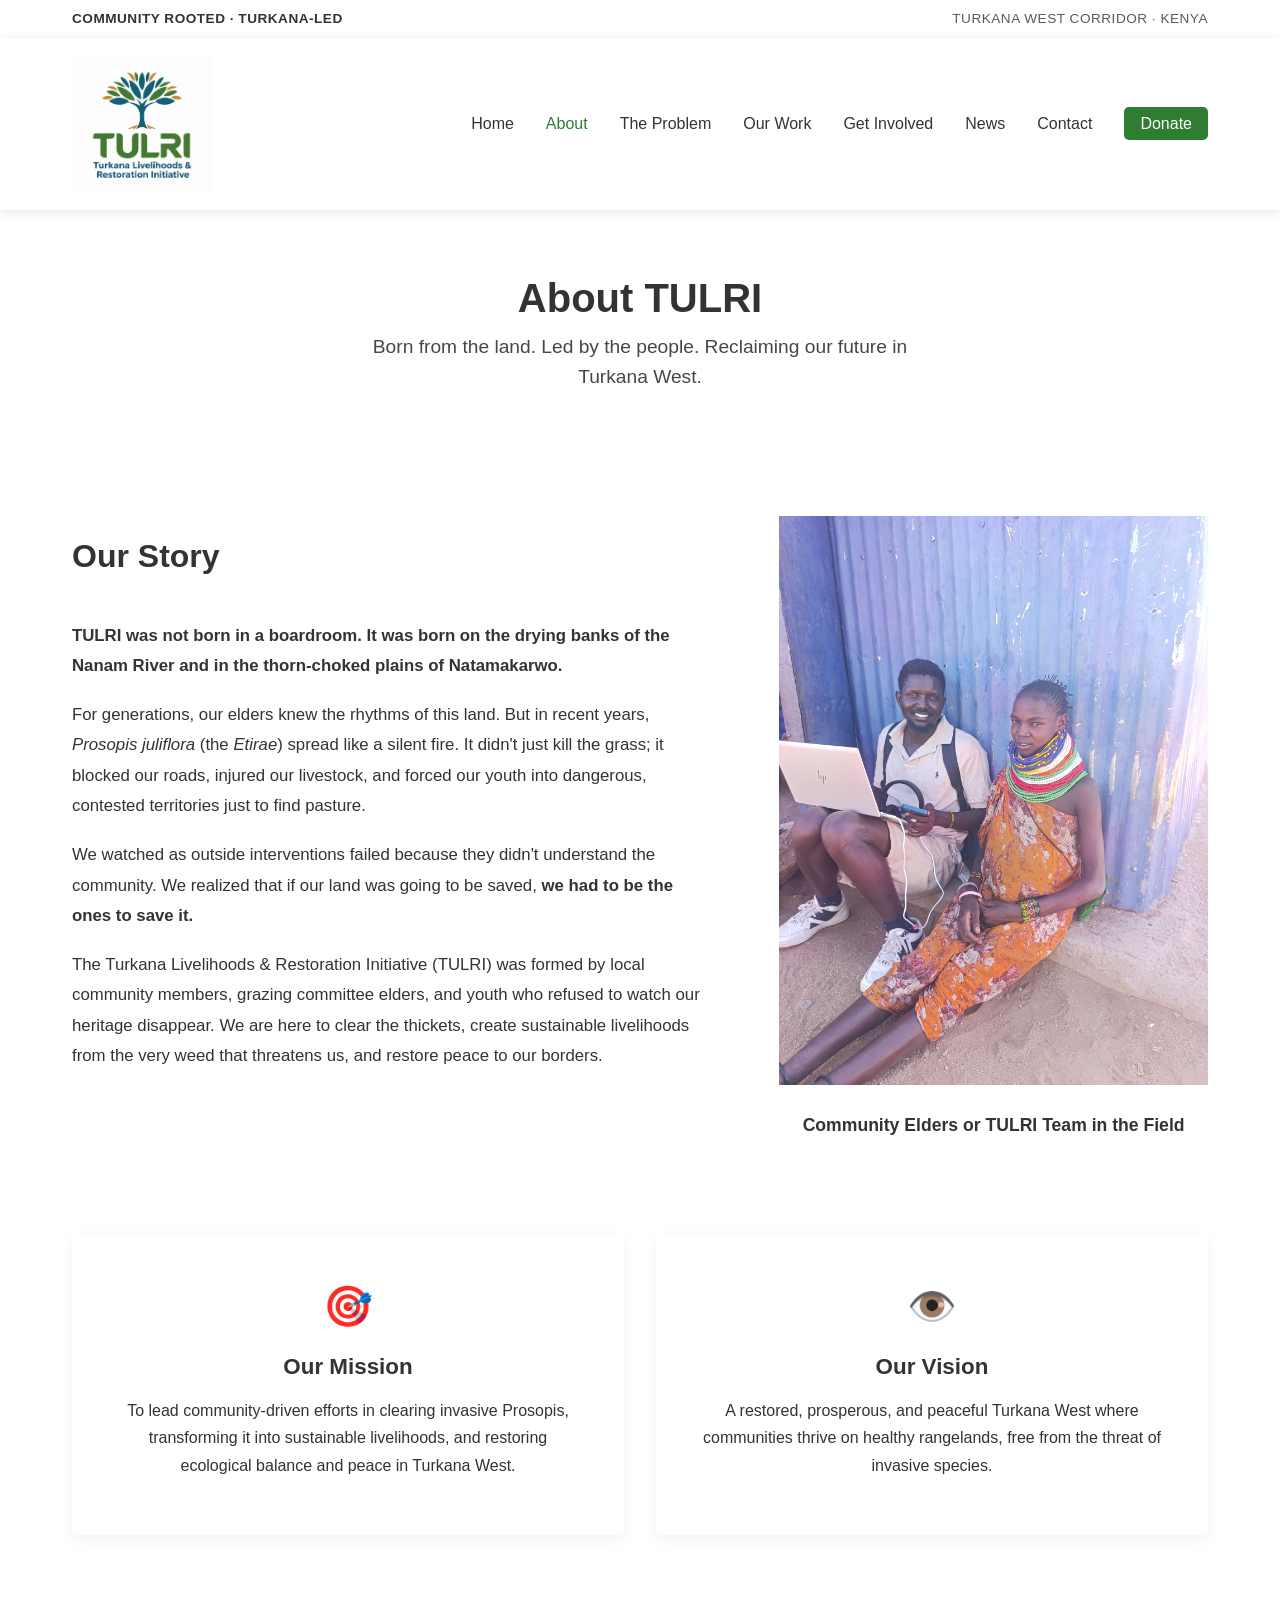
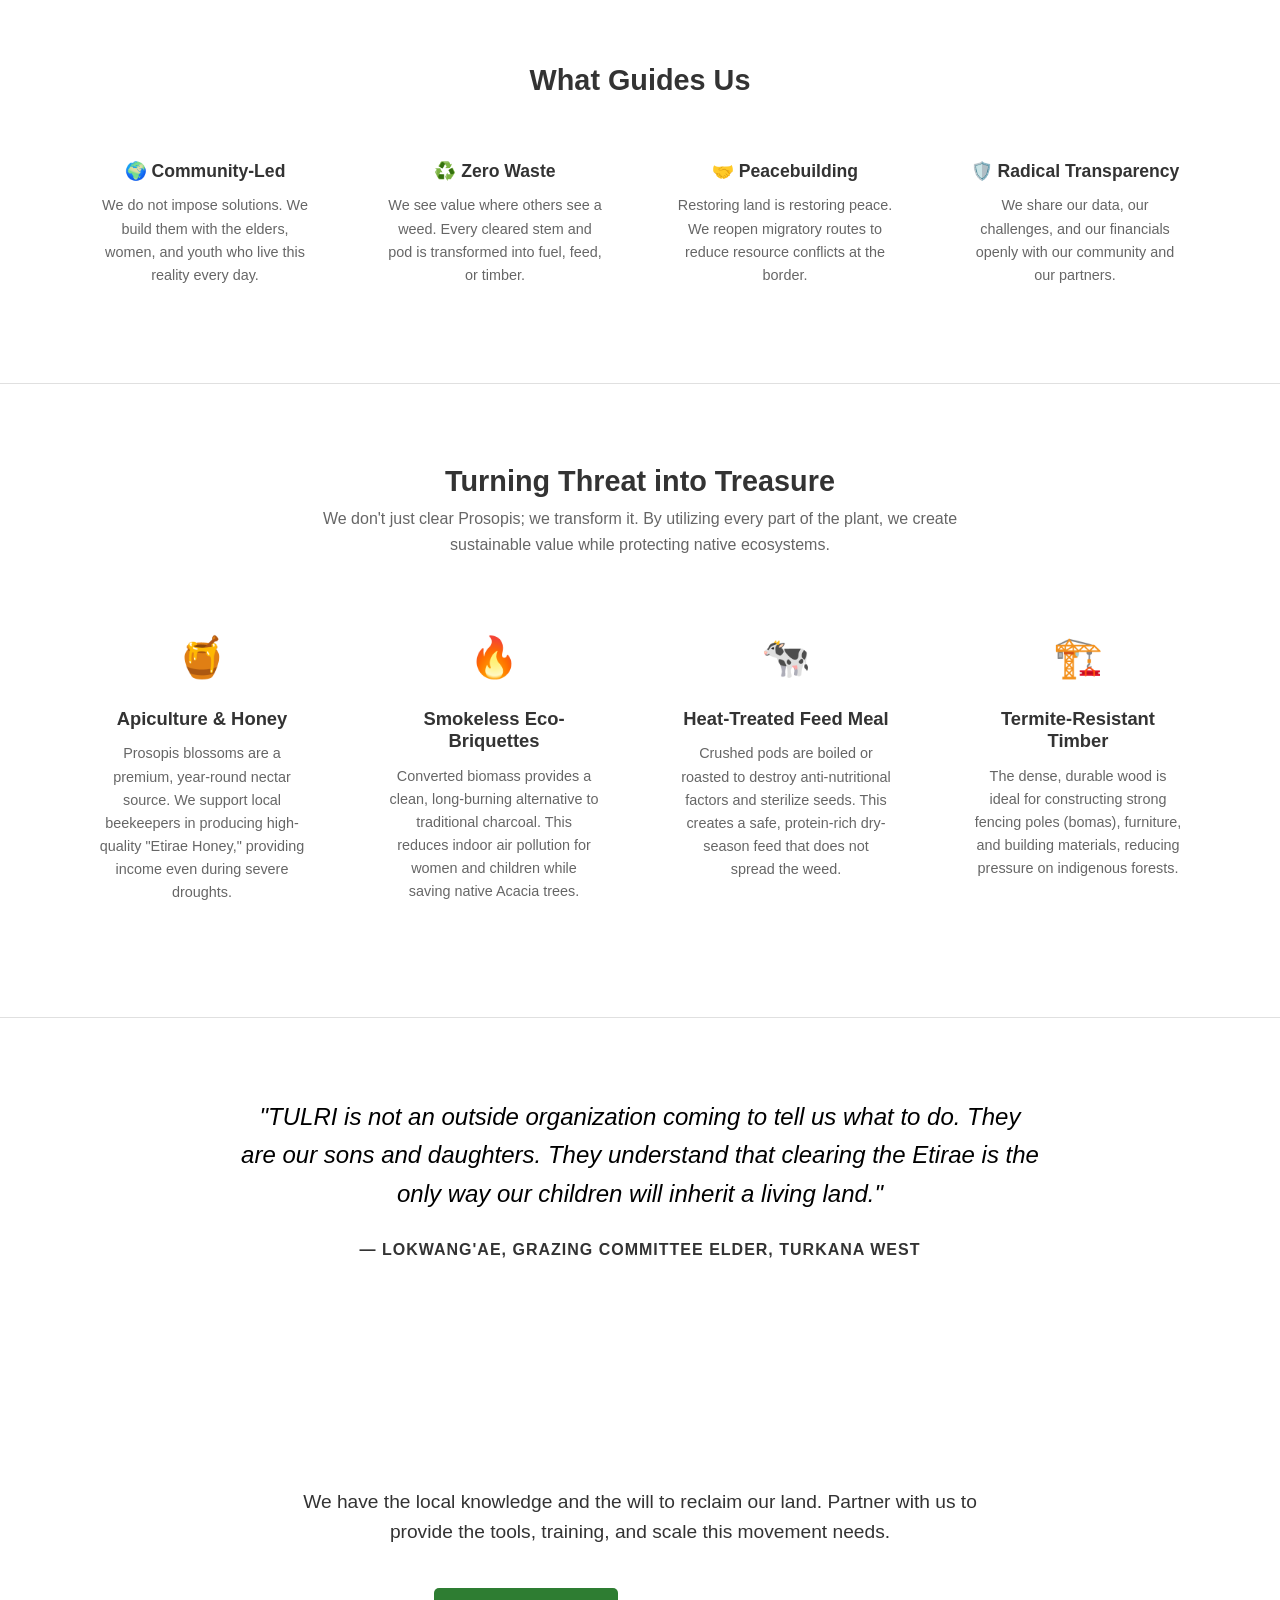
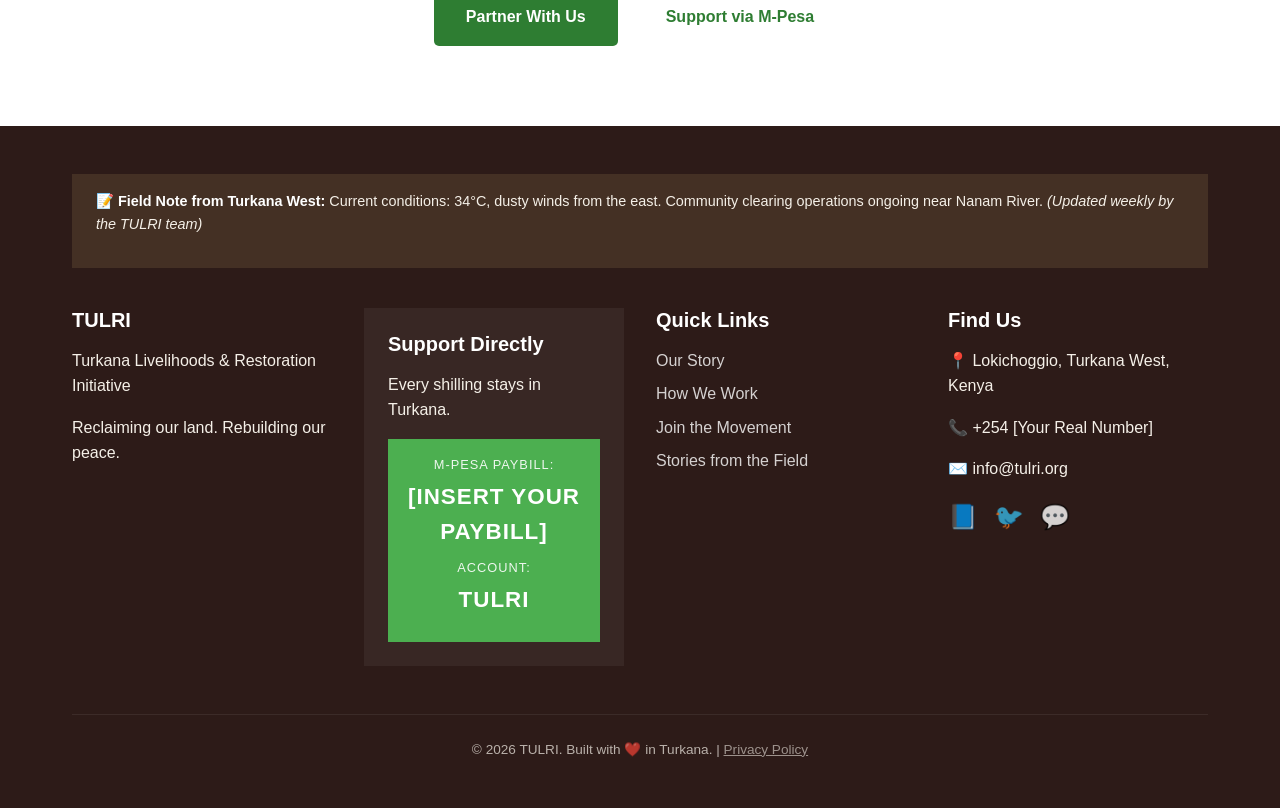
<file: about.html>
<!DOCTYPE html>
<html lang="en">
<head>
       <meta charset="UTF-8">
    <meta name="viewport" content="width=device-width, initial-scale=1.0">
    
    <title>TULRI - Restoring Land, Securing Livelihoods in Turkana</title>
    <meta name="description" content="TULRI clears Prosopis from grazing lands, water points, roads, and farms in Turkana West to secure livelihoods and rebuild peace.">

    <!-- Google Fonts: Lora + Nunito Sans -->
    <link rel="preconnect" href="https://fonts.googleapis.com">
    <link rel="preconnect" href="https://fonts.gstatic.com" crossorigin>
    <link href="https://fonts.googleapis.com/css2?family=Lora:ital,wght@0,400;0,600;0,700;1,400&family=Nunito+Sans:wght@400;600;700&display=swap" rel="stylesheet">
    
    <link rel="icon" type="image/png" href="images/logo/tulri-logo.png">
    
    <link rel="stylesheet" href="css/style.css">
    <link rel="stylesheet" href="css/components.css">
    <link rel="stylesheet" href="css/responsive.css">
</head>
<body>
    
    <!-- TOP IDENTITY BAR -->
    <div class="identity-bar">
        <div class="container">
            <span class="identity-badge">COMMUNITY ROOTED · TURKANA-LED</span>
            <span class="identity-location">TURKANA WEST CORRIDOR · KENYA</span>
        </div>
    </div>

    <!-- HEADER -->
    <header class="site-header">
        <div class="container">
            <a href="index.html" class="logo">
                <img src="images/logo/tulri-logo.png" alt="TULRI Logo">
                
            </a>
            <nav class="main-nav">
                <ul>
                    <li><a href="index.html">Home</a></li>
                    <li><a href="about.html" class="active">About</a></li>
                    <li><a href="problem.html">The Problem</a></li>
                    <li><a href="work.html">Our Work</a></li>
                    <li><a href="get-involved.html">Get Involved</a></li>
                    <li><a href="blog.html">News</a></li>
                    <li><a href="contact.html">Contact</a></li>
                    <li><a href="donate.html" class="btn-donate">Donate</a></li>
                </ul>
            </nav>
            <button class="mobile-menu-toggle" aria-label="Toggle menu"><span></span><span></span><span></span></button>
        </div>
    </header>

    <!-- HERO SECTION -->
    <section class="page-hero about-hero">
        <div class="container">
            <h1>About TULRI</h1>
            <p>Born from the land. Led by the people. Reclaiming our future in Turkana West.</p>
        </div>
    </section>

    <!-- OUR STORY -->
    <section class="section story-section">
        <div class="container">
            <div class="story-grid">
                <div class="story-text">
                    <h2 class="zone-title">Our Story</h2>
                    <p class="story-lead">
                        TULRI was not born in a boardroom. It was born on the drying banks of the Nanam River and in the thorn-choked plains of Natamakarwo.
                    </p>
                    <p>
                        For generations, our elders knew the rhythms of this land. But in recent years, <em>Prosopis juliflora</em> (the <em>Etirae</em>) spread like a silent fire. It didn't just kill the grass; it blocked our roads, injured our livestock, and forced our youth into dangerous, contested territories just to find pasture.
                    </p>
                    <p>
                        We watched as outside interventions failed because they didn't understand the community. We realized that if our land was going to be saved, <strong>we had to be the ones to save it.</strong>
                    </p>
                    <p>
                        The Turkana Livelihoods & Restoration Initiative (TULRI) was formed by local community members, grazing committee elders, and youth who refused to watch our heritage disappear. We are here to clear the thickets, create sustainable livelihoods from the very weed that threatens us, and restore peace to our borders.
                    </p>
                </div>
                <div class="story-image-placeholder">
                    <!-- Replace this later with a real photo of your team or community elders -->
                    <div class="placeholder-box">
                        <span><br><img src="images/our-story.jpg"><br>Community Elders or TULRI Team in the Field</span>
                    </div>
                </div>
            </div>
        </div>
    </section>

    <!-- MISSION & VISION -->
    <section class="section mission-vision-section">
        <div class="container">
            <div class="mv-grid">
                <div class="mv-card">
                    <div class="mv-icon">🎯</div>
                    <h3>Our Mission</h3>
                    <p>To lead community-driven efforts in clearing invasive Prosopis, transforming it into sustainable livelihoods, and restoring ecological balance and peace in Turkana West.</p>
                </div>
                <div class="mv-card">
                    <div class="mv-icon">👁️</div>
                    <h3>Our Vision</h3>
                    <p>A restored, prosperous, and peaceful Turkana West where communities thrive on healthy rangelands, free from the threat of invasive species.</p>
                </div>
            </div>
        </div>
    </section>

    <!-- CORE VALUES -->
    <section class="section values-section">
        <div class="container">
            <h2 class="zone-title center-title">What Guides Us</h2>
            <div class="values-grid">
                <div class="value-pill">
                    <h4>🌍 Community-Led</h4>
                    <p>We do not impose solutions. We build them with the elders, women, and youth who live this reality every day.</p>
                </div>
                <div class="value-pill">
                    <h4>♻️ Zero Waste</h4>
                    <p>We see value where others see a weed. Every cleared stem and pod is transformed into fuel, feed, or timber.</p>
                </div>
                <div class="value-pill">
                    <h4>🤝 Peacebuilding</h4>
                    <p>Restoring land is restoring peace. We reopen migratory routes to reduce resource conflicts at the border.</p>
                </div>
                <div class="value-pill">
                    <h4>🛡️ Radical Transparency</h4>
                    <p>We share our data, our challenges, and our financials openly with our community and our partners.</p>
                </div>
            </div>
        </div>
    </section>

    <!-- TURNING THREAT INTO TREASURE (Benefits) -->
    <section class="section treasure-zone">
        <div class="container">
            <h2 class="zone-title center-title">Turning Threat into Treasure</h2>
            <p class="zone-subtitle">We don't just clear Prosopis; we transform it. By utilizing every part of the plant, we create sustainable value while protecting native ecosystems.</p>
            
            <div class="treasure-grid">
                <div class="treasure-card">
                    <div class="treasure-icon">🍯</div>
                    <h3>Apiculture & Honey</h3>
                    <p>Prosopis blossoms are a premium, year-round nectar source. We support local beekeepers in producing high-quality "Etirae Honey," providing income even during severe droughts.</p>
                </div>
                <div class="treasure-card">
                    <div class="treasure-icon">🔥</div>
                    <h3>Smokeless Eco-Briquettes</h3>
                    <p>Converted biomass provides a clean, long-burning alternative to traditional charcoal. This reduces indoor air pollution for women and children while saving native Acacia trees.</p>
                </div>
                <div class="treasure-card">
                    <div class="treasure-icon">🐄</div>
                    <h3>Heat-Treated Feed Meal</h3>
                    <p>Crushed pods are boiled or roasted to destroy anti-nutritional factors and sterilize seeds. This creates a safe, protein-rich dry-season feed that does not spread the weed.</p>
                </div>
                <div class="treasure-card">
                    <div class="treasure-icon">🏗️</div>
                    <h3>Termite-Resistant Timber</h3>
                    <p>The dense, durable wood is ideal for constructing strong fencing poles (bomas), furniture, and building materials, reducing pressure on indigenous forests.</p>
                </div>
            </div>
        </div>
    </section>

    <!-- COMMUNITY VOICE & CTA -->
    <section class="section quote-section">
        <div class="container">
            <div class="quote-box">
                <blockquote>
                    "TULRI is not an outside organization coming to tell us what to do. They are our sons and daughters. They understand that clearing the <em>Etirae</em> is the only way our children will inherit a living land."
                </blockquote>
                <cite>— Lokwang'ae, Grazing Committee Elder, Turkana West</cite>
            </div>
        </div>
    </section>

    <!-- FINAL CTA -->
    <section class="section cta-final-section">
        <div class="container cta-final-content">
            <h2>Stand With the Community</h2>
            <p>We have the local knowledge and the will to reclaim our land. Partner with us to provide the tools, training, and scale this movement needs.</p>
            <div class="hero-buttons" style="justify-content: center;">
                <a href="get-involved.html" class="btn btn-primary">Partner With Us</a>
                <a href="donate.html" class="btn btn-outline-light">Support via M-Pesa</a>
            </div>
        </div>
    </section>

    <!-- FOOTER -->
    <footer class="site-footer">
    <div class="container">
        <!-- NEW: Human Field Note -->
        <div class="footer-field-note">
            <p>📝 <strong>Field Note from Turkana West:</strong> <span id="field-update">Current conditions: 34°C, dusty winds from the east. Community clearing operations ongoing near Nanam River.</span> <em>(Updated weekly by the TULRI team)</em></p>
        </div>

        <div class="grid grid-4">
            <div class="footer-col">
                <h4>TULRI</h4>
                <p>Turkana Livelihoods & Restoration Initiative</p>
                <p class="tagline">Reclaiming our land. Rebuilding our peace.</p>
            </div>
            
            <!-- NEW: Prominent M-Pesa -->
            <div class="footer-col mpesa-highlight">
                <h4>Support Directly</h4>
                <p>Every shilling stays in Turkana.</p>
                <div class="mpesa-box">
                    <span class="mpesa-label">M-Pesa Paybill:</span>
                    <span class="mpesa-number">[INSERT YOUR PAYBILL]</span>
                    <span class="mpesa-label">Account:</span>
                    <span class="mpesa-number">TULRI</span>
                </div>
            </div>

            <div class="footer-col">
                <h4>Quick Links</h4>
                <ul>
                    <li><a href="about.html">Our Story</a></li>
                    <li><a href="work.html">How We Work</a></li>
                    <li><a href="get-involved.html">Join the Movement</a></li>
                    <li><a href="blog.html">Stories from the Field</a></li>
                </div>

            <div class="footer-col">
                <h4>Find Us</h4>
                <p>📍 Lokichoggio, Turkana West, Kenya</p>
                <p>📞 +254 [Your Real Number]</p>
                <p>✉️ info@tulri.org</p>
                <div class="social-links" style="margin-top: 1rem;">
                    <a href="#" aria-label="Facebook">📘</a>
                    <a href="#" aria-label="Twitter">🐦</a>
                    <a href="#" aria-label="WhatsApp">💬</a>
                </div>
            </div>
        </div>

        <div class="footer-bottom">
            <p>&copy; 2026 TULRI. Built with ❤️ in Turkana. | <a href="#">Privacy Policy</a></p>
        </div>
    </div>
</footer>

    <script src="js/main.js"></script>
</body>
</html>
</file>
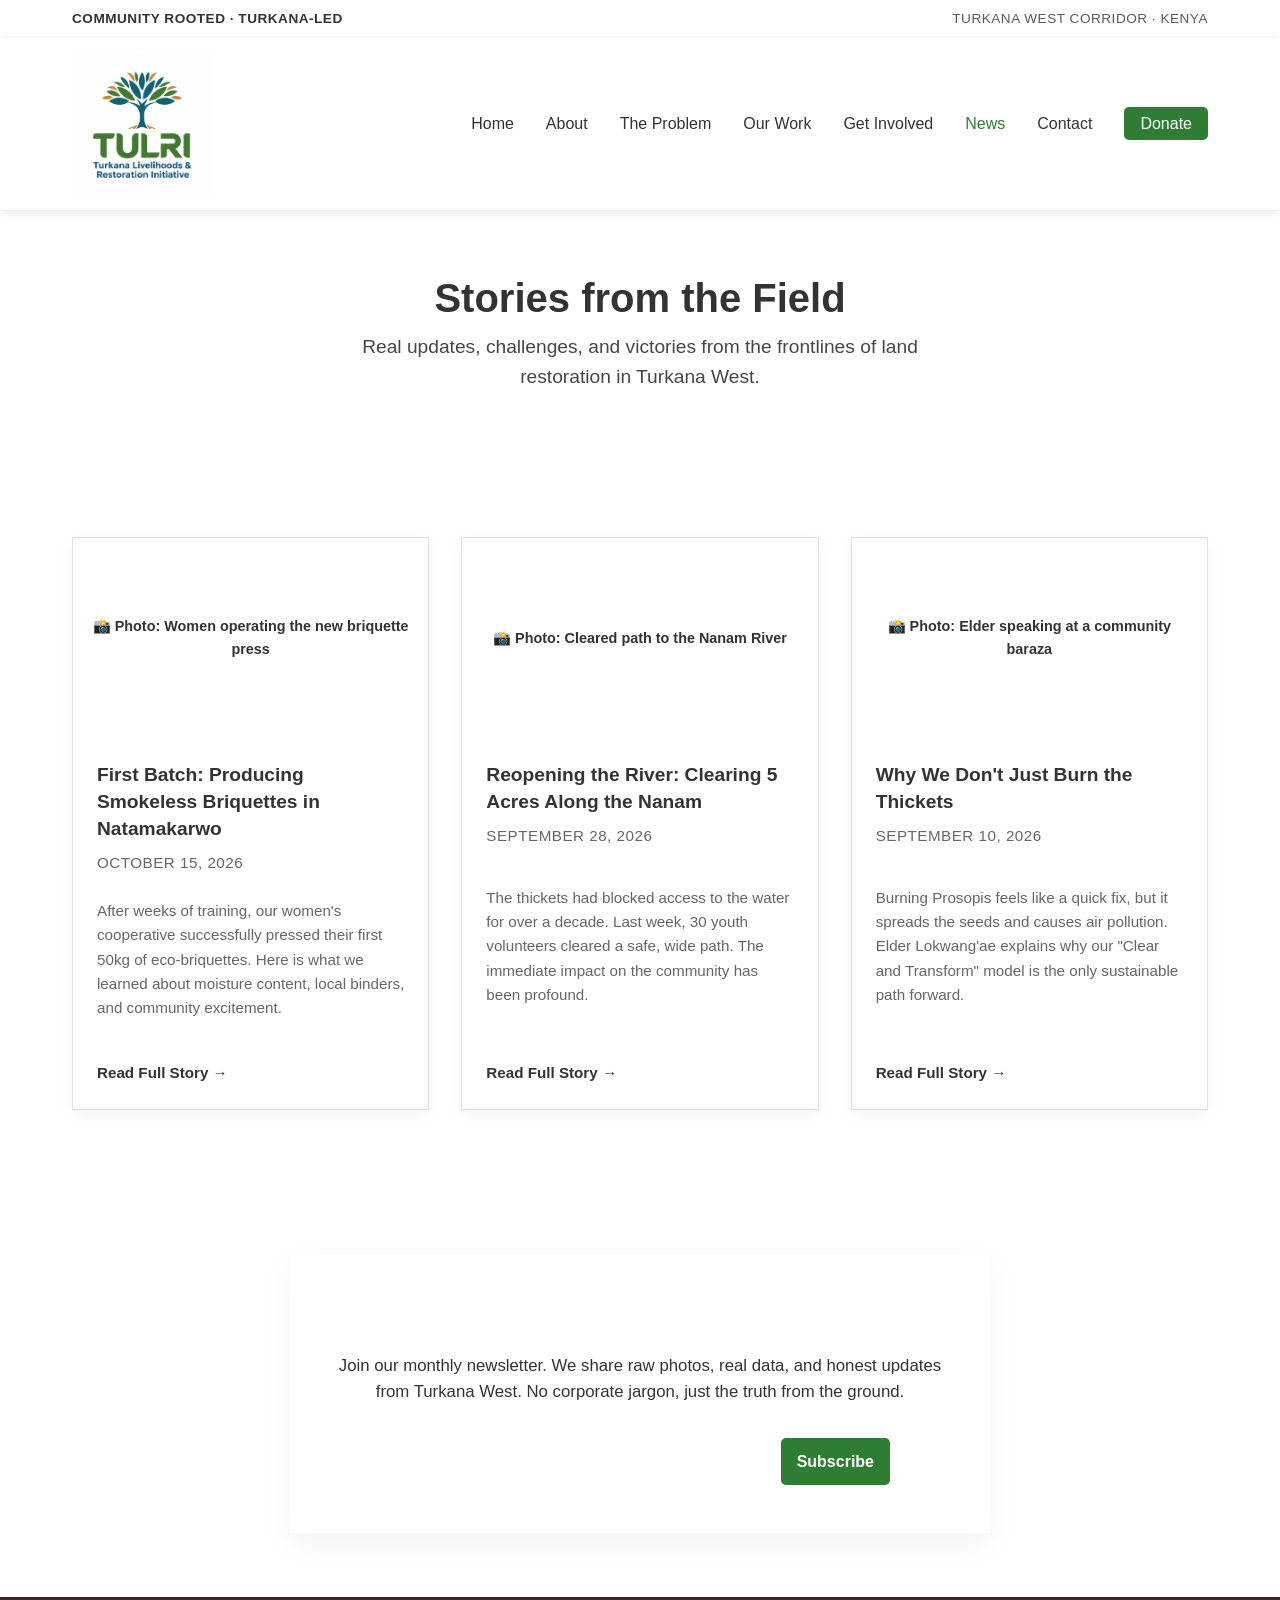
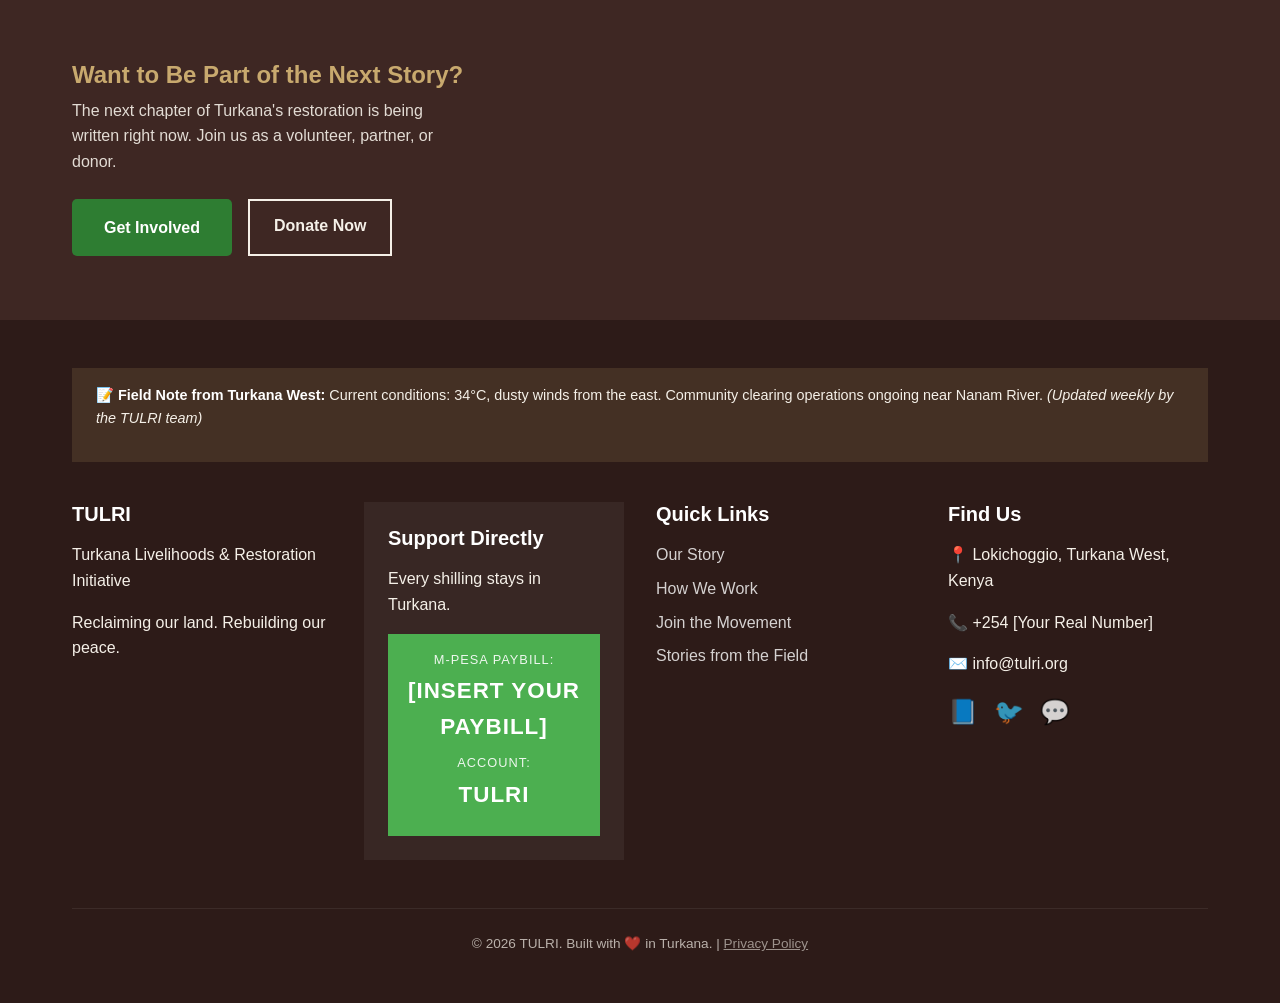
<file: blog.html>
<!DOCTYPE html>
<html lang="en">
<head>
    <meta charset="UTF-8">
    <meta name="viewport" content="width=device-width, initial-scale=1.0">
    
    <title>TULRI - Restoring Land, Securing Livelihoods in Turkana</title>
    <meta name="description" content="TULRI clears Prosopis from grazing lands, water points, roads, and farms in Turkana West to secure livelihoods and rebuild peace.">

    <!-- Google Fonts: Lora + Nunito Sans -->
    <link rel="preconnect" href="https://fonts.googleapis.com">
    <link rel="preconnect" href="https://fonts.gstatic.com" crossorigin>
    <link href="https://fonts.googleapis.com/css2?family=Lora:ital,wght@0,400;0,600;0,700;1,400&family=Nunito+Sans:wght@400;600;700&display=swap" rel="stylesheet">
    
    <link rel="icon" type="image/png" href="images/logo/tulri-logo.png">
    
    <link rel="stylesheet" href="css/style.css">
    <link rel="stylesheet" href="css/components.css">
    <link rel="stylesheet" href="css/responsive.css">
</head>
<body>
    
    <!-- TOP IDENTITY BAR -->
    <div class="identity-bar">
        <div class="container">
            <span class="identity-badge">COMMUNITY ROOTED · TURKANA-LED</span>
            <span class="identity-location">TURKANA WEST CORRIDOR · KENYA</span>
        </div>
    </div>

    <!-- HEADER -->
    <header class="site-header">
        <div class="container">
            <a href="index.html" class="logo">
                <img src="images/logo/tulri-logo.png" alt="TULRI Logo">
            </a>
            <nav class="main-nav">
                <ul>
                    <li><a href="index.html">Home</a></li>
                    <li><a href="about.html">About</a></li>
                    <li><a href="problem.html">The Problem</a></li>
                    <li><a href="work.html">Our Work</a></li>
                    <li><a href="get-involved.html">Get Involved</a></li>
                    <li><a href="blog.html" class="active">News</a></li>
                    <li><a href="contact.html">Contact</a></li>
                    <li><a href="donate.html" class="btn-donate">Donate</a></li>
                </ul>
            </nav>
            <button class="mobile-menu-toggle" aria-label="Toggle menu"><span></span><span></span><span></span></button>
        </div>
    </header>

    <!-- HERO SECTION -->
    <section class="page-hero blog-hero">
        <div class="container">
            <h1>Stories from the Field</h1>
            <p>Real updates, challenges, and victories from the frontlines of land restoration in Turkana West.</p>
        </div>
    </section>

    <!-- BLOG GRID -->
    <section class="section blog-section">
        <div class="container">
            <div class="blog-grid">
                
                <!-- Blog Post 1 -->
                <article class="blog-card">
                    <div class="blog-image-placeholder">📸 Photo: Women operating the new briquette press</div>
                    <div class="blog-content">
                        <span class="blog-category">Livelihoods</span>
                        <h3>First Batch: Producing Smokeless Briquettes in Natamakarwo</h3>
                        <p class="blog-date">October 15, 2026</p>
                        <p class="blog-excerpt">
                            After weeks of training, our women's cooperative successfully pressed their first 50kg of eco-briquettes. Here is what we learned about moisture content, local binders, and community excitement.
                        </p>
                        <a href="#" class="read-more">Read Full Story →</a>
                    </div>
                </article>

                <!-- Blog Post 2 -->
                <article class="blog-card">
                    <div class="blog-image-placeholder">📸 Photo: Cleared path to the Nanam River</div>
                    <div class="blog-content">
                        <span class="blog-category">Restoration</span>
                        <h3>Reopening the River: Clearing 5 Acres Along the Nanam</h3>
                        <p class="blog-date">September 28, 2026</p>
                        <p class="blog-excerpt">
                            The thickets had blocked access to the water for over a decade. Last week, 30 youth volunteers cleared a safe, wide path. The immediate impact on the community has been profound.
                        </p>
                        <a href="#" class="read-more">Read Full Story →</a>
                    </div>
                </article>

                <!-- Blog Post 3 -->
                <article class="blog-card">
                    <div class="blog-image-placeholder">📸 Photo: Elder speaking at a community baraza</div>
                    <div class="blog-content">
                        <span class="blog-category">Peacebuilding</span>
                        <h3>Why We Don't Just Burn the Thickets</h3>
                        <p class="blog-date">September 10, 2026</p>
                        <p class="blog-excerpt">
                            Burning Prosopis feels like a quick fix, but it spreads the seeds and causes air pollution. Elder Lokwang'ae explains why our "Clear and Transform" model is the only sustainable path forward.
                        </p>
                        <a href="#" class="read-more">Read Full Story →</a>
                    </div>
                </article>

            </div>
        </div>
    </section>

    <!-- NEWSLETTER SIGNUP -->
    <section class="section newsletter-section">
        <div class="container">
            <div class="newsletter-box">
                <h3>Get Field Updates, Not Spam</h3>
                <p>Join our monthly newsletter. We share raw photos, real data, and honest updates from Turkana West. No corporate jargon, just the truth from the ground.</p>
                <form class="newsletter-form">
                    <input type="email" placeholder="Your email address" required>
                    <button type="submit" class="btn btn-primary">Subscribe</button>
                </form>
            </div>
        </div>
    </section>

    <!-- CALL TO ACTION -->
    <section class="section cta-dark-zone">
        <div class="container cta-dark-container">
            <div class="cta-buttons-simple">
                <h3>Want to Be Part of the Next Story?</h3>
                <p>The next chapter of Turkana's restoration is being written right now. Join us as a volunteer, partner, or donor.</p>
                <div class="btn-group">
                    <a href="get-involved.html" class="btn btn-primary">Get Involved</a>
                    <a href="donate.html" class="btn btn-outline">Donate Now</a>
                </div>
            </div>
        </div>
    </section>

    <!-- FOOTER -->
    <footer class="site-footer">
    <div class="container">
        <!-- NEW: Human Field Note -->
        <div class="footer-field-note">
            <p>📝 <strong>Field Note from Turkana West:</strong> <span id="field-update">Current conditions: 34°C, dusty winds from the east. Community clearing operations ongoing near Nanam River.</span> <em>(Updated weekly by the TULRI team)</em></p>
        </div>

        <div class="grid grid-4">
            <div class="footer-col">
                <h4>TULRI</h4>
                <p>Turkana Livelihoods & Restoration Initiative</p>
                <p class="tagline">Reclaiming our land. Rebuilding our peace.</p>
            </div>
            
            <!-- NEW: Prominent M-Pesa -->
            <div class="footer-col mpesa-highlight">
                <h4>Support Directly</h4>
                <p>Every shilling stays in Turkana.</p>
                <div class="mpesa-box">
                    <span class="mpesa-label">M-Pesa Paybill:</span>
                    <span class="mpesa-number">[INSERT YOUR PAYBILL]</span>
                    <span class="mpesa-label">Account:</span>
                    <span class="mpesa-number">TULRI</span>
                </div>
            </div>

            <div class="footer-col">
                <h4>Quick Links</h4>
                <ul>
                    <li><a href="about.html">Our Story</a></li>
                    <li><a href="work.html">How We Work</a></li>
                    <li><a href="get-involved.html">Join the Movement</a></li>
                    <li><a href="blog.html">Stories from the Field</a></li>
                </div>

            <div class="footer-col">
                <h4>Find Us</h4>
                <p>📍 Lokichoggio, Turkana West, Kenya</p>
                <p>📞 +254 [Your Real Number]</p>
                <p>✉️ info@tulri.org</p>
                <div class="social-links" style="margin-top: 1rem;">
                    <a href="#" aria-label="Facebook">📘</a>
                    <a href="#" aria-label="Twitter">🐦</a>
                    <a href="#" aria-label="WhatsApp">💬</a>
                </div>
            </div>
        </div>

        <div class="footer-bottom">
            <p>&copy; 2026 TULRI. Built with ❤️ in Turkana. | <a href="#">Privacy Policy</a></p>
        </div>
    </div>
</footer>

    <script src="js/main.js"></script>
</body>
</html>
</file>
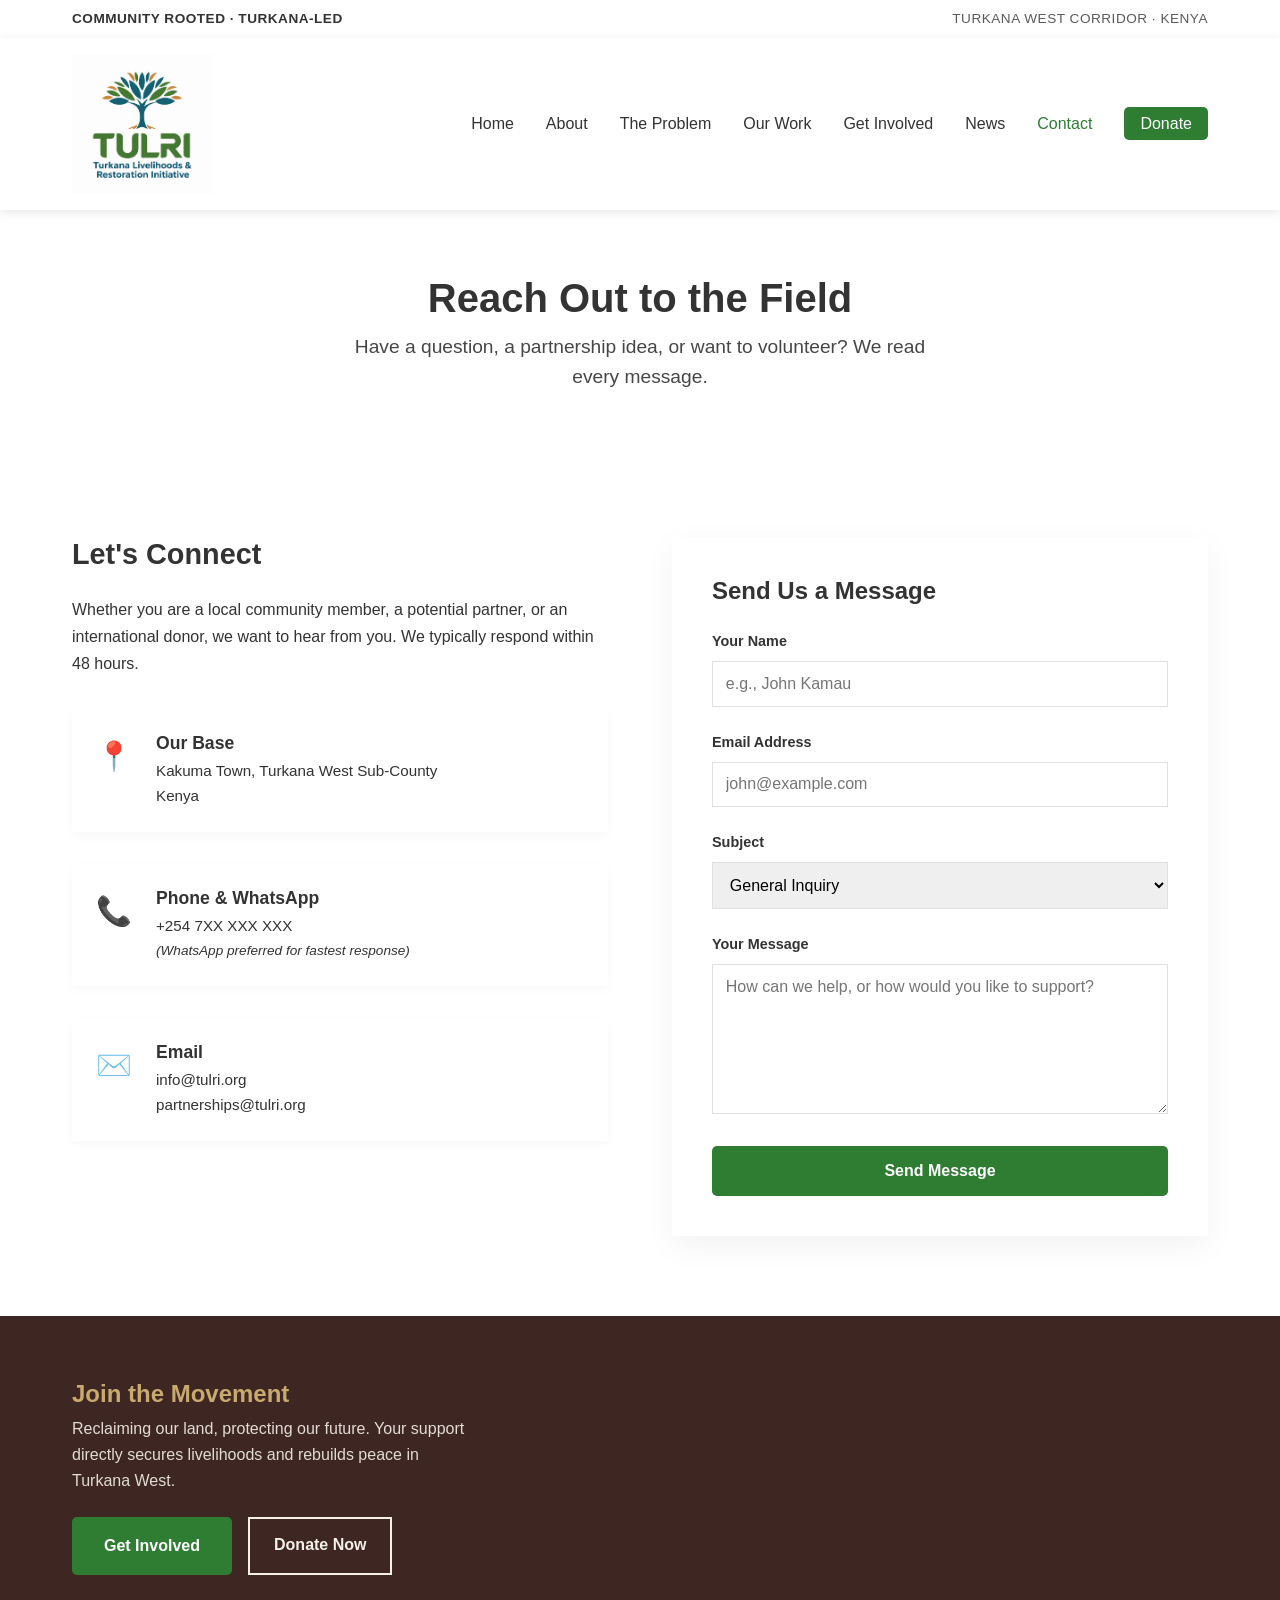
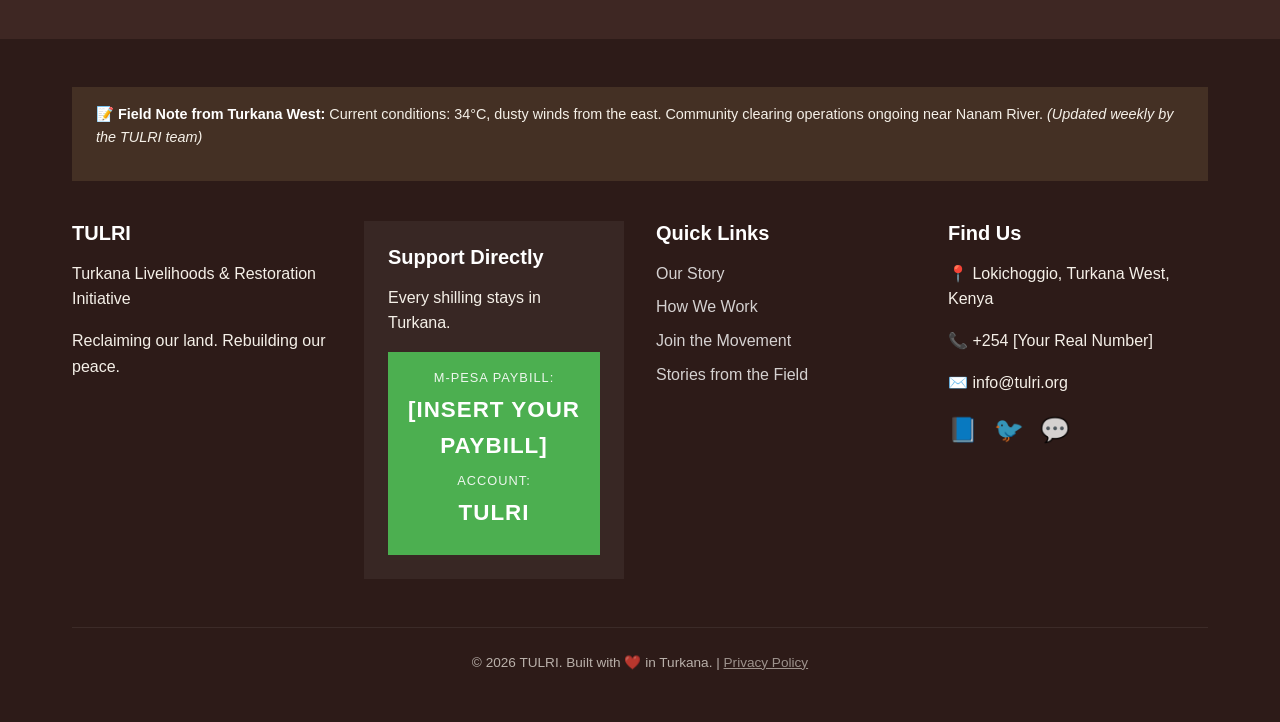
<file: contact.html>
<!DOCTYPE html>
<html lang="en">
<head>
    <meta charset="UTF-8">
    <meta name="viewport" content="width=device-width, initial-scale=1.0">
    
    <title>TULRI - Restoring Land, Securing Livelihoods in Turkana</title>
    <meta name="description" content="TULRI clears Prosopis from grazing lands, water points, roads, and farms in Turkana West to secure livelihoods and rebuild peace.">

    <!-- Google Fonts: Lora + Nunito Sans -->
    <link rel="preconnect" href="https://fonts.googleapis.com">
    <link rel="preconnect" href="https://fonts.gstatic.com" crossorigin>
    <link href="https://fonts.googleapis.com/css2?family=Lora:ital,wght@0,400;0,600;0,700;1,400&family=Nunito+Sans:wght@400;600;700&display=swap" rel="stylesheet">
    
    <link rel="icon" type="image/png" href="images/logo/tulri-logo.png">
    
    <link rel="stylesheet" href="css/style.css">
    <link rel="stylesheet" href="css/components.css">
    <link rel="stylesheet" href="css/responsive.css">
</head>
<body>
    
    <!-- TOP IDENTITY BAR -->
    <div class="identity-bar">
        <div class="container">
            <span class="identity-badge">COMMUNITY ROOTED · TURKANA-LED</span>
            <span class="identity-location">TURKANA WEST CORRIDOR · KENYA</span>
        </div>
    </div>

    <!-- HEADER -->
    <header class="site-header">
        <div class="container">
            <a href="index.html" class="logo">
                <img src="images/logo/tulri-logo.png" alt="TULRI Logo">
                
            </a>
            <nav class="main-nav">
                <ul>
                    <li><a href="index.html">Home</a></li>
                    <li><a href="about.html">About</a></li>
                    <li><a href="problem.html">The Problem</a></li>
                    <li><a href="work.html">Our Work</a></li>
                    <li><a href="get-involved.html">Get Involved</a></li>
                    <li><a href="blog.html">News</a></li>
                    <li><a href="contact.html" class="active">Contact</a></li>
                    <li><a href="donate.html" class="btn-donate">Donate</a></li>
                </ul>
            </nav>
            <button class="mobile-menu-toggle" aria-label="Toggle menu"><span></span><span></span><span></span></button>
        </div>
    </header>

    <!-- HERO SECTION -->
    <section class="page-hero contact-hero">
        <div class="container">
            <h1>Reach Out to the Field</h1>
            <p>Have a question, a partnership idea, or want to volunteer? We read every message.</p>
        </div>
    </section>

    <!-- CONTACT INFO & FORM -->
    <section class="section contact-section">
        <div class="container">
            <div class="contact-grid">
                
                <!-- Contact Info -->
                <div class="contact-info">
                    <h2 class="zone-title">Let's Connect</h2>
                    <p style="margin-bottom: 2rem; color: var(--color-text); line-height: 1.7;">
                        Whether you are a local community member, a potential partner, or an international donor, we want to hear from you. We typically respond within 48 hours.
                    </p>
                    
                    <div class="info-card">
                        <span class="info-icon">📍</span>
                        <div>
                            <h4>Our Base</h4>
                            <p>Kakuma Town, Turkana West Sub-County<br>Kenya</p>
                        </div>
                    </div>

                    <div class="info-card">
                        <span class="info-icon">📞</span>
                        <div>
                            <h4>Phone & WhatsApp</h4>
                            <p>+254 7XX XXX XXX<br><em>(WhatsApp preferred for fastest response)</em></p>
                        </div>
                    </div>

                    <div class="info-card">
                        <span class="info-icon">✉️</span>
                        <div>
                            <h4>Email</h4>
                            <p>info@tulri.org<br>partnerships@tulri.org</p>
                        </div>
                    </div>
                </div>

                <!-- Contact Form -->
                <div class="contact-form-wrapper">
                    <h3 style="color: var(--color-bark); margin-bottom: 1.5rem; font-family: var(--font-heading);">Send Us a Message</h3>
                    <form class="tulri-form">
                        <div class="form-group">
                            <label for="name">Your Name</label>
                            <input type="text" id="name" name="name" required placeholder="e.g., John Kamau">
                        </div>
                        <div class="form-group">
                            <label for="email">Email Address</label>
                            <input type="email" id="email" name="email" required placeholder="john@example.com">
                        </div>
                        <div class="form-group">
                            <label for="subject">Subject</label>
                            <select id="subject" name="subject">
                                <option value="general">General Inquiry</option>
                                <option value="partnership">Partnership / Funding</option>
                                <option value="volunteer">Volunteering</option>
                                <option value="media">Media / Press</option>
                            </select>
                        </div>
                        <div class="form-group">
                            <label for="message">Your Message</label>
                            <textarea id="message" name="message" rows="5" required placeholder="How can we help, or how would you like to support?"></textarea>
                        </div>
                        <button type="submit" class="btn btn-primary" style="width: 100%;">Send Message</button>
                    </form>
                </div>

            </div>
        </div>
    </section>

    <!-- CALL TO ACTION -->
    <section class="section cta-dark-zone">
        <div class="container cta-dark-container">
            <div class="cta-buttons-simple">
                <h3>Join the Movement</h3>
                <p>Reclaiming our land, protecting our future. Your support directly secures livelihoods and rebuilds peace in Turkana West.</p>
                <div class="btn-group">
                    <a href="get-involved.html" class="btn btn-primary">Get Involved</a>
                    <a href="donate.html" class="btn btn-outline">Donate Now</a>
                </div>
            </div>
        </div>
    </section>

    <!-- FOOTER -->
    <footer class="site-footer">
    <div class="container">
        <!-- NEW: Human Field Note -->
        <div class="footer-field-note">
            <p>📝 <strong>Field Note from Turkana West:</strong> <span id="field-update">Current conditions: 34°C, dusty winds from the east. Community clearing operations ongoing near Nanam River.</span> <em>(Updated weekly by the TULRI team)</em></p>
        </div>

        <div class="grid grid-4">
            <div class="footer-col">
                <h4>TULRI</h4>
                <p>Turkana Livelihoods & Restoration Initiative</p>
                <p class="tagline">Reclaiming our land. Rebuilding our peace.</p>
            </div>
            
            <!-- NEW: Prominent M-Pesa -->
            <div class="footer-col mpesa-highlight">
                <h4>Support Directly</h4>
                <p>Every shilling stays in Turkana.</p>
                <div class="mpesa-box">
                    <span class="mpesa-label">M-Pesa Paybill:</span>
                    <span class="mpesa-number">[INSERT YOUR PAYBILL]</span>
                    <span class="mpesa-label">Account:</span>
                    <span class="mpesa-number">TULRI</span>
                </div>
            </div>

            <div class="footer-col">
                <h4>Quick Links</h4>
                <ul>
                    <li><a href="about.html">Our Story</a></li>
                    <li><a href="work.html">How We Work</a></li>
                    <li><a href="get-involved.html">Join the Movement</a></li>
                    <li><a href="blog.html">Stories from the Field</a></li>
                </div>

            <div class="footer-col">
                <h4>Find Us</h4>
                <p>📍 Lokichoggio, Turkana West, Kenya</p>
                <p>📞 +254 [Your Real Number]</p>
                <p>✉️ info@tulri.org</p>
                <div class="social-links" style="margin-top: 1rem;">
                    <a href="#" aria-label="Facebook">📘</a>
                    <a href="#" aria-label="Twitter">🐦</a>
                    <a href="#" aria-label="WhatsApp">💬</a>
                </div>
            </div>
        </div>

        <div class="footer-bottom">
            <p>&copy; 2026 TULRI. Built with ❤️ in Turkana. | <a href="#">Privacy Policy</a></p>
        </div>
    </div>
</footer>

</body>
</html>
</file>
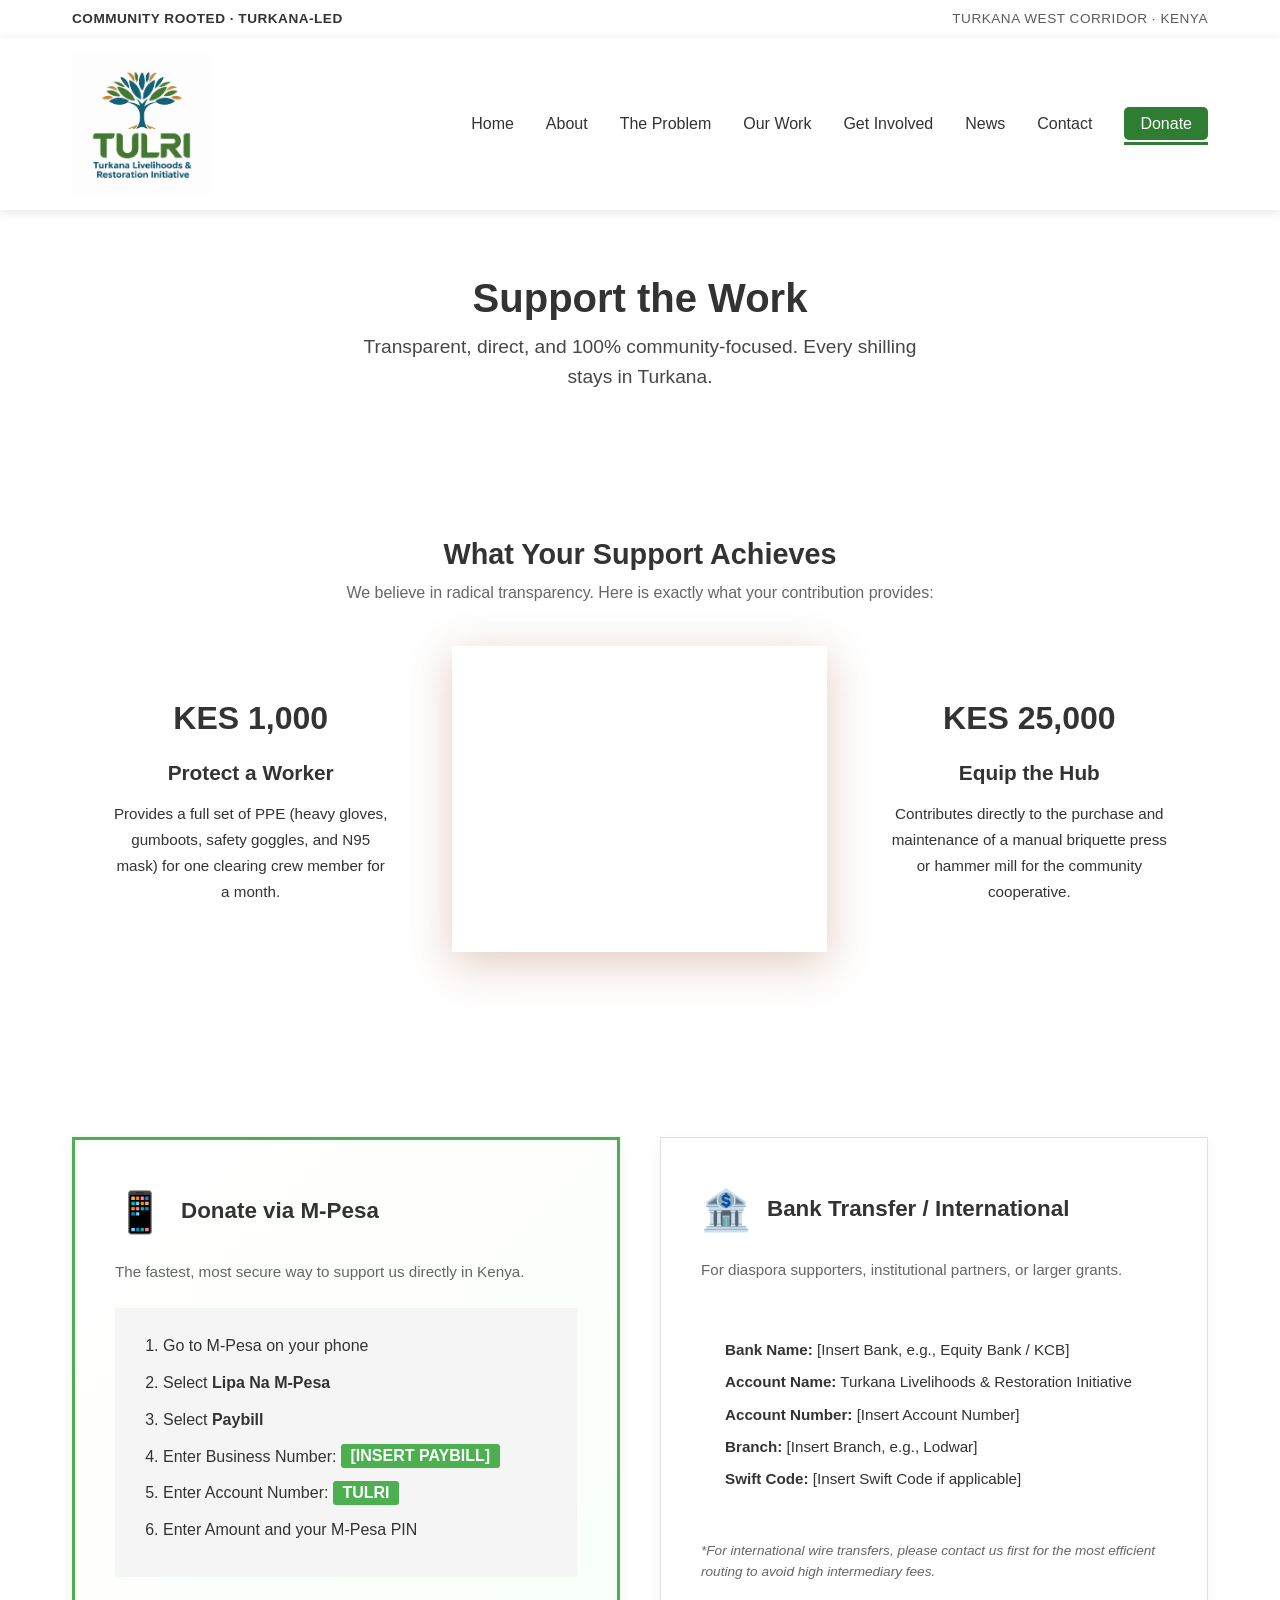
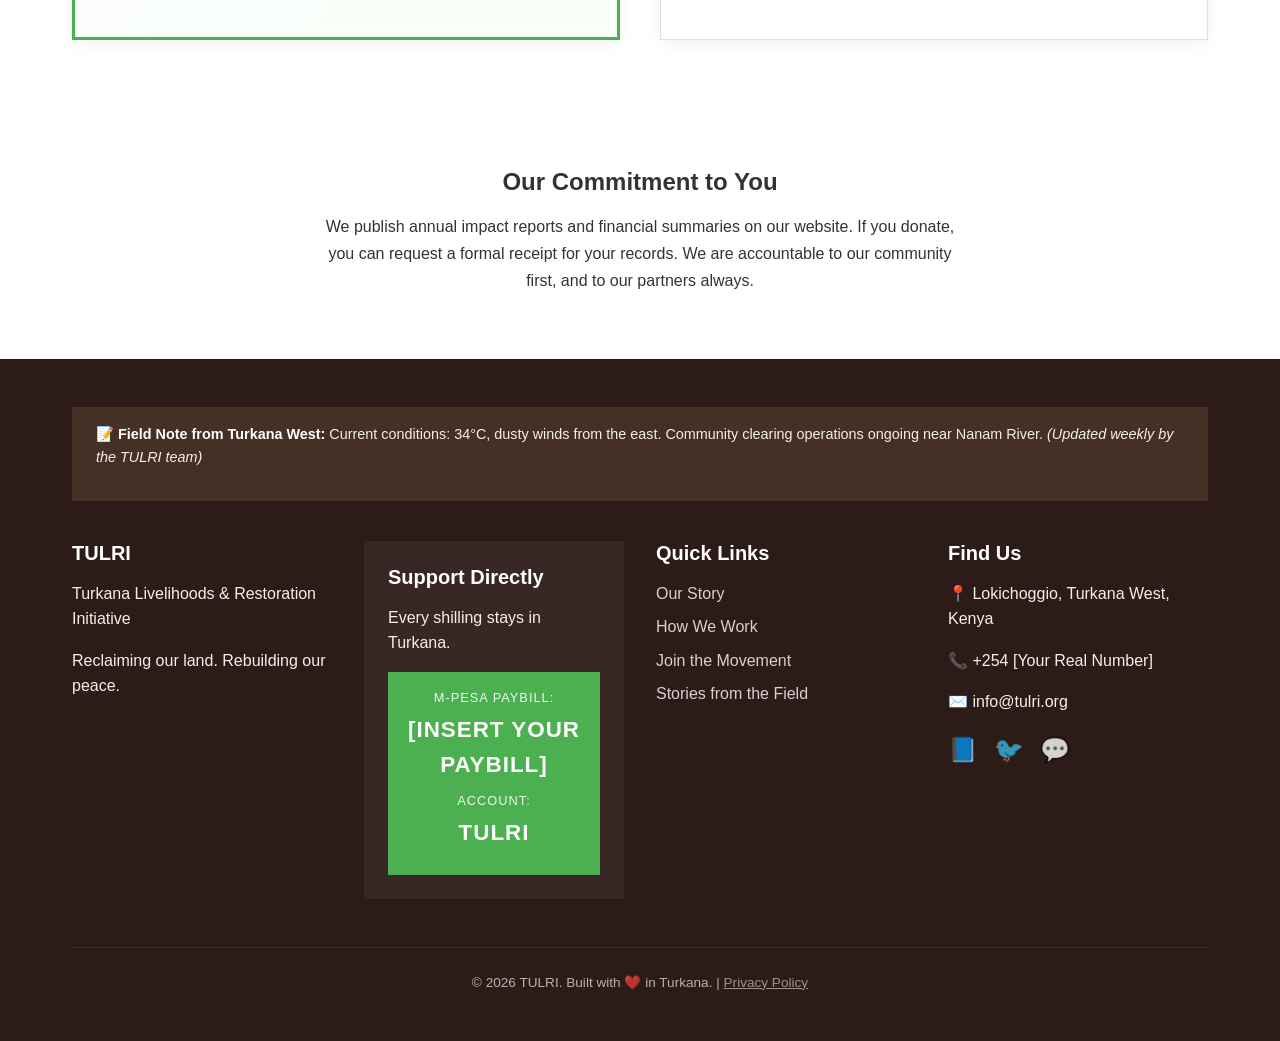
<file: donate.html>
<!DOCTYPE html>
<html lang="en">
<head>
    <meta charset="UTF-8">
    <meta name="viewport" content="width=device-width, initial-scale=1.0">
    
    <title>TULRI - Restoring Land, Securing Livelihoods in Turkana</title>
    <meta name="description" content="TULRI clears Prosopis from grazing lands, water points, roads, and farms in Turkana West to secure livelihoods and rebuild peace.">

    <!-- Google Fonts: Lora + Nunito Sans -->
    <link rel="preconnect" href="https://fonts.googleapis.com">
    <link rel="preconnect" href="https://fonts.gstatic.com" crossorigin>
    <link href="https://fonts.googleapis.com/css2?family=Lora:ital,wght@0,400;0,600;0,700;1,400&family=Nunito+Sans:wght@400;600;700&display=swap" rel="stylesheet">
    
    <link rel="icon" type="image/png" href="images/logo/tulri-logo.png">
    
    <link rel="stylesheet" href="css/style.css">
    <link rel="stylesheet" href="css/components.css">
    <link rel="stylesheet" href="css/responsive.css">
</head>
<body>
    
    <div class="identity-bar">
        <div class="container">
            <span class="identity-badge">COMMUNITY ROOTED · TURKANA-LED</span>
            <span class="identity-location">TURKANA WEST CORRIDOR · KENYA</span>
        </div>
    </div>

    <header class="site-header">
        <div class="container">
            <a href="index.html" class="logo">
                <img src="images/logo/tulri-logo.png" alt="TULRI Logo">
            </a>
            <nav class="main-nav">
                <ul>
                    <li><a href="index.html">Home</a></li>
                    <li><a href="about.html">About</a></li>
                    <li><a href="problem.html">The Problem</a></li>
                    <li><a href="work.html">Our Work</a></li>
                    <li><a href="get-involved.html">Get Involved</a></li>
                    <li><a href="blog.html">News</a></li>
                    <li><a href="contact.html">Contact</a></li>
                    <li><a href="donate.html" class="btn-donate active">Donate</a></li>
                </ul>
            </nav>
            <button class="mobile-menu-toggle" aria-label="Toggle menu"><span></span><span></span><span></span></button>
        </div>
    </header>

    <!-- HERO SECTION -->
    <section class="page-hero donate-hero">
        <div class="container">
            <h1>Support the Work</h1>
            <p>Transparent, direct, and 100% community-focused. Every shilling stays in Turkana.</p>
        </div>
    </section>

    <!-- IMPACT TIERS -->
    <section class="section impact-tiers-section">
        <div class="container">
            <h2 class="zone-title center-title">What Your Support Achieves</h2>
            <p class="zone-subtitle">We believe in radical transparency. Here is exactly what your contribution provides:</p>
            
            <div class="tiers-grid">
                <div class="tier-card">
                    <div class="tier-amount">KES 1,000</div>
                    <h3>Protect a Worker</h3>
                    <p>Provides a full set of PPE (heavy gloves, gumboots, safety goggles, and N95 mask) for one clearing crew member for a month.</p>
                </div>
                <div class="tier-card featured">
                    <div class="tier-amount">KES 5,000</div>
                    <h3>Fuel the Transformation</h3>
                    <p>Covers the fuel and binder materials needed to produce 50kg of smokeless eco-briquettes or safe livestock feed.</p>
                </div>
                <div class="tier-card">
                    <div class="tier-amount">KES 25,000</div>
                    <h3>Equip the Hub</h3>
                    <p>Contributes directly to the purchase and maintenance of a manual briquette press or hammer mill for the community cooperative.</p>
                </div>
            </div>
        </div>
    </section>

    <!-- PAYMENT METHODS -->
    <section class="section payment-section">
        <div class="container">
            <div class="payment-grid">
                
                <!-- M-PESA (Primary) -->
                <div class="payment-card mpesa-card">
                    <div class="payment-header">
                        <span class="payment-icon">📱</span>
                        <h3>Donate via M-Pesa</h3>
                    </div>
                    <p class="payment-desc">The fastest, most secure way to support us directly in Kenya.</p>
                    <div class="mpesa-instructions">
                        <ol>
                            <li>Go to M-Pesa on your phone</li>
                            <li>Select <strong>Lipa Na M-Pesa</strong></li>
                            <li>Select <strong>Paybill</strong></li>
                            <li>Enter Business Number: <strong class="highlight">[INSERT PAYBILL]</strong></li>
                            <li>Enter Account Number: <strong class="highlight">TULRI</strong></li>
                            <li>Enter Amount and your M-Pesa PIN</li>
                        </ol>
                    </div>
                </div>

                <!-- BANK / INTERNATIONAL -->
                <div class="payment-card bank-card">
                    <div class="payment-header">
                        <span class="payment-icon">🏦</span>
                        <h3>Bank Transfer / International</h3>
                    </div>
                    <p class="payment-desc">For diaspora supporters, institutional partners, or larger grants.</p>
                    <div class="bank-details">
                        <p><strong>Bank Name:</strong> [Insert Bank, e.g., Equity Bank / KCB]</p>
                        <p><strong>Account Name:</strong> Turkana Livelihoods & Restoration Initiative</p>
                        <p><strong>Account Number:</strong> [Insert Account Number]</p>
                        <p><strong>Branch:</strong> [Insert Branch, e.g., Lodwar]</p>
                        <p><strong>Swift Code:</strong> [Insert Swift Code if applicable]</p>
                    </div>
                    <p class="bank-note"><em>*For international wire transfers, please contact us first for the most efficient routing to avoid high intermediary fees.</em></p>
                </div>

            </div>
        </div>
    </section>

    <!-- TRANSPARENCY NOTE -->
    <section class="section" style="background-color: var(--color-parchment); padding: 3rem 0;">
        <div class="container" style="text-align: center; max-width: 700px;">
            <h3 style="color: var(--color-bark); margin-bottom: 1rem;">Our Commitment to You</h3>
            <p style="color: var(--color-text); line-height: 1.7;">
                We publish annual impact reports and financial summaries on our website. 
                If you donate, you can request a formal receipt for your records. 
                We are accountable to our community first, and to our partners always.
            </p>
        </div>
    </section>

    <!-- FOOTER -->
    <footer class="site-footer">
    <div class="container">
        <!-- NEW: Human Field Note -->
        <div class="footer-field-note">
            <p>📝 <strong>Field Note from Turkana West:</strong> <span id="field-update">Current conditions: 34°C, dusty winds from the east. Community clearing operations ongoing near Nanam River.</span> <em>(Updated weekly by the TULRI team)</em></p>
        </div>

        <div class="grid grid-4">
            <div class="footer-col">
                <h4>TULRI</h4>
                <p>Turkana Livelihoods & Restoration Initiative</p>
                <p class="tagline">Reclaiming our land. Rebuilding our peace.</p>
            </div>
            
            <!-- NEW: Prominent M-Pesa -->
            <div class="footer-col mpesa-highlight">
                <h4>Support Directly</h4>
                <p>Every shilling stays in Turkana.</p>
                <div class="mpesa-box">
                    <span class="mpesa-label">M-Pesa Paybill:</span>
                    <span class="mpesa-number">[INSERT YOUR PAYBILL]</span>
                    <span class="mpesa-label">Account:</span>
                    <span class="mpesa-number">TULRI</span>
                </div>
            </div>

            <div class="footer-col">
                <h4>Quick Links</h4>
                <ul>
                    <li><a href="about.html">Our Story</a></li>
                    <li><a href="work.html">How We Work</a></li>
                    <li><a href="get-involved.html">Join the Movement</a></li>
                    <li><a href="blog.html">Stories from the Field</a></li>
                </div>

            <div class="footer-col">
                <h4>Find Us</h4>
                <p>📍 Lokichoggio, Turkana West, Kenya</p>
                <p>📞 +254 [Your Real Number]</p>
                <p>✉️ info@tulri.org</p>
                <div class="social-links" style="margin-top: 1rem;">
                    <a href="#" aria-label="Facebook">📘</a>
                    <a href="#" aria-label="Twitter">🐦</a>
                    <a href="#" aria-label="WhatsApp">💬</a>
                </div>
            </div>
        </div>

        <div class="footer-bottom">
            <p>&copy; 2026 TULRI. Built with ❤️ in Turkana. | <a href="#">Privacy Policy</a></p>
        </div>
    </div>
</footer>

    <script src="js/main.js"></script>
</body>
</html>
</file>
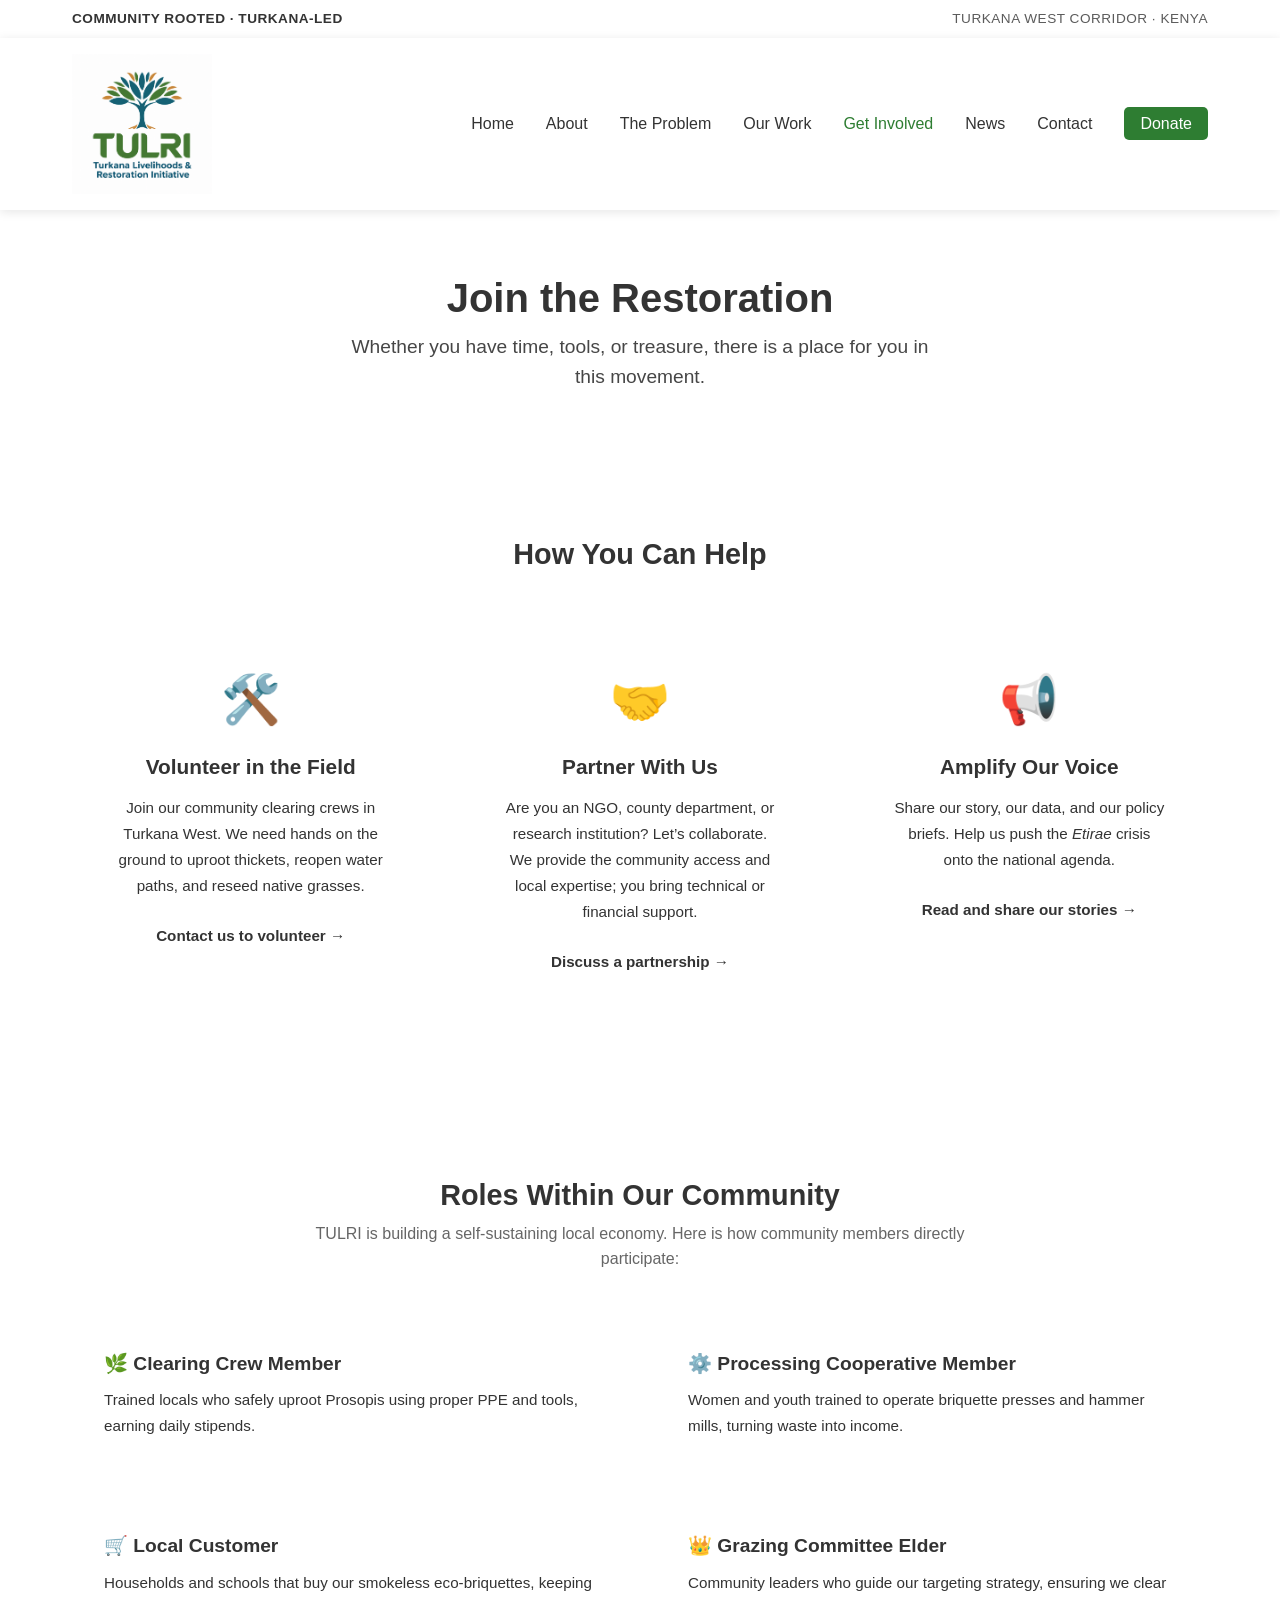
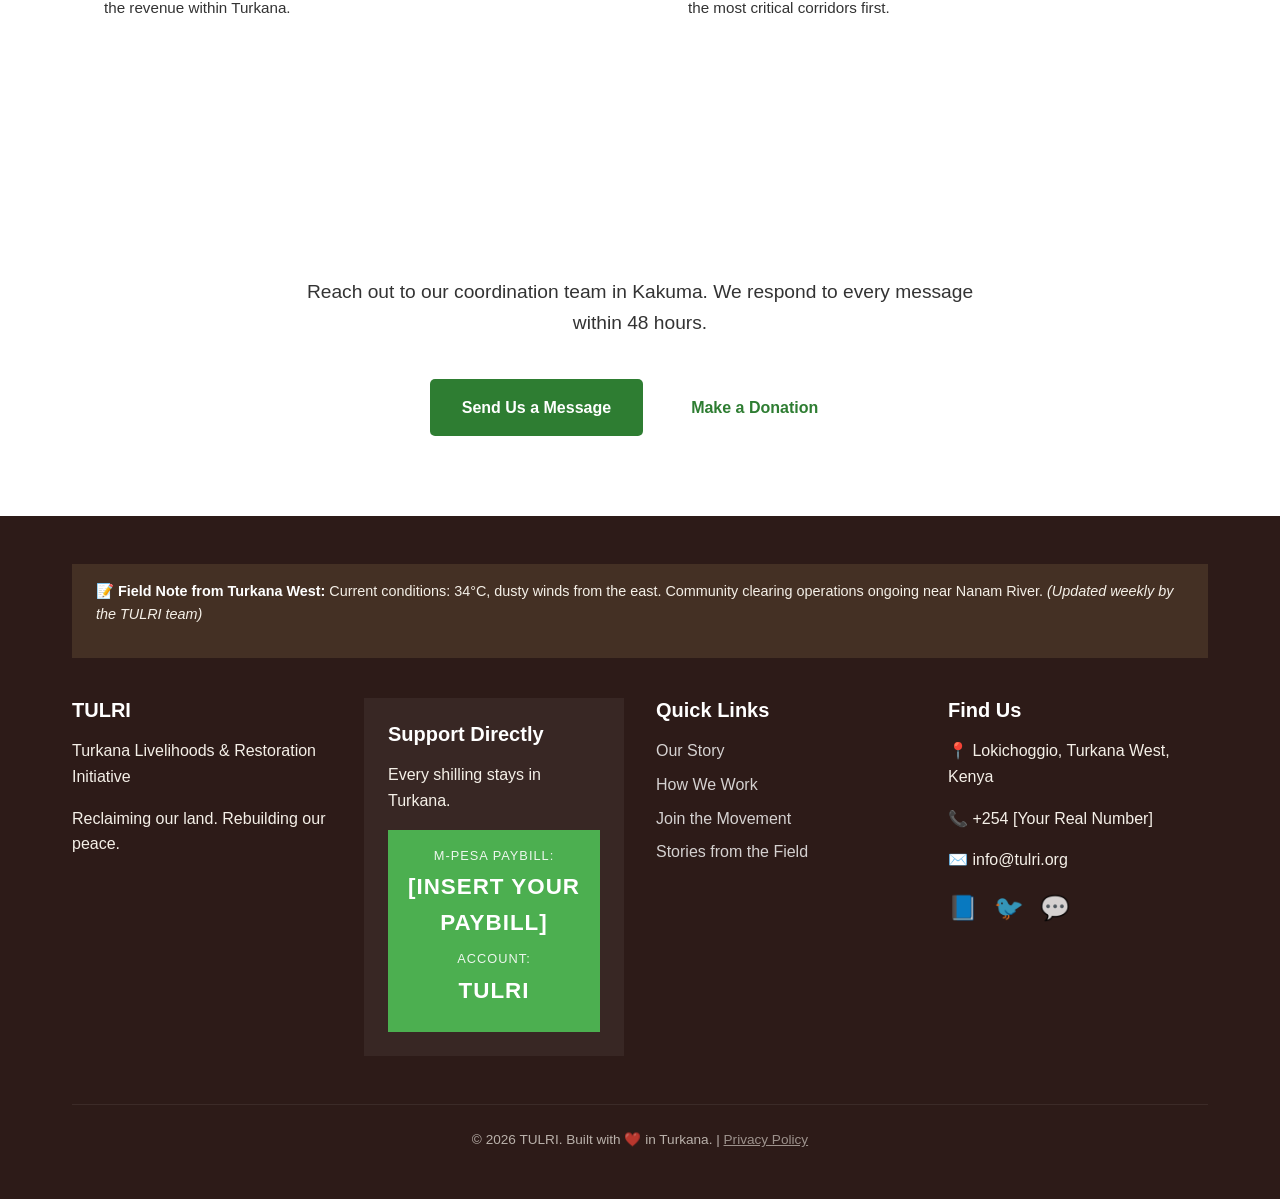
<file: get-involved.html>
<!DOCTYPE html>
<html lang="en">
<head>
    <meta charset="UTF-8">
    <meta name="viewport" content="width=device-width, initial-scale=1.0">
    
    <title>TULRI - Restoring Land, Securing Livelihoods in Turkana</title>
    <meta name="description" content="TULRI clears Prosopis from grazing lands, water points, roads, and farms in Turkana West to secure livelihoods and rebuild peace.">

    <!-- Google Fonts: Lora + Nunito Sans -->
    <link rel="preconnect" href="https://fonts.googleapis.com">
    <link rel="preconnect" href="https://fonts.gstatic.com" crossorigin>
    <link href="https://fonts.googleapis.com/css2?family=Lora:ital,wght@0,400;0,600;0,700;1,400&family=Nunito+Sans:wght@400;600;700&display=swap" rel="stylesheet">
    
    <link rel="icon" type="image/png" href="images/logo/tulri-logo.png">
    
    <link rel="stylesheet" href="css/style.css">
    <link rel="stylesheet" href="css/components.css">
    <link rel="stylesheet" href="css/responsive.css">
</head>
<body>
    
    <div class="identity-bar">
        <div class="container">
            <span class="identity-badge">COMMUNITY ROOTED · TURKANA-LED</span>
            <span class="identity-location">TURKANA WEST CORRIDOR · KENYA</span>
        </div>
    </div>

    <header class="site-header">
        <div class="container">
            <a href="index.html" class="logo">
                <img src="images/logo/tulri-logo.png" alt="TULRI Logo">
            </a>
            <nav class="main-nav">
                <ul>
                    <li><a href="index.html">Home</a></li>
                    <li><a href="about.html">About</a></li>
                    <li><a href="problem.html">The Problem</a></li>
                    <li><a href="work.html">Our Work</a></li>
                    <li><a href="get-involved.html" class="active">Get Involved</a></li>
                    <li><a href="blog.html">News</a></li>
                    <li><a href="contact.html">Contact</a></li>
                    <li><a href="donate.html" class="btn-donate">Donate</a></li>
                </ul>
            </nav>
            <button class="mobile-menu-toggle" aria-label="Toggle menu"><span></span><span></span><span></span></button>
        </div>
    </header>

        <!-- HERO SECTION -->
    <section class="page-hero involved-hero">
        <div class="container">
            <h1>Join the Restoration</h1>
            <p>Whether you have time, tools, or treasure, there is a place for you in this movement.</p>
        </div>
    </section>

    <!-- WAYS TO HELP -->
    <section class="section ways-section">
        <div class="container">
            <h2 class="zone-title center-title">How You Can Help</h2>
            <div class="ways-grid">
                <div class="way-card">
                    <div class="way-icon">🛠️</div>
                    <h3>Volunteer in the Field</h3>
                    <p>Join our community clearing crews in Turkana West. We need hands on the ground to uproot thickets, reopen water paths, and reseed native grasses.</p>
                    <a href="contact.html" class="btn-text">Contact us to volunteer →</a>
                </div>
                <div class="way-card">
                    <div class="way-icon">🤝</div>
                    <h3>Partner With Us</h3>
                    <p>Are you an NGO, county department, or research institution? Let’s collaborate. We provide the community access and local expertise; you bring technical or financial support.</p>
                    <a href="contact.html" class="btn-text">Discuss a partnership →</a>
                </div>
                <div class="way-card">
                    <div class="way-icon">📢</div>
                    <h3>Amplify Our Voice</h3>
                    <p>Share our story, our data, and our policy briefs. Help us push the <em>Etirae</em> crisis onto the national agenda.</p>
                    <a href="blog.html" class="btn-text">Read and share our stories →</a>
                </div>
            </div>
        </div>
    </section>

    <!-- COMMUNITY ROLES -->
    <section class="section roles-section">
        <div class="container">
            <h2 class="zone-title center-title">Roles Within Our Community</h2>
            <p class="zone-subtitle">TULRI is building a self-sustaining local economy. Here is how community members directly participate:</p>
            <div class="roles-grid">
                <div class="role-card">
                    <h4>🌿 Clearing Crew Member</h4>
                    <p>Trained locals who safely uproot Prosopis using proper PPE and tools, earning daily stipends.</p>
                </div>
                <div class="role-card">
                    <h4>⚙️ Processing Cooperative Member</h4>
                    <p>Women and youth trained to operate briquette presses and hammer mills, turning waste into income.</p>
                </div>
                <div class="role-card">
                    <h4>🛒 Local Customer</h4>
                    <p>Households and schools that buy our smokeless eco-briquettes, keeping the revenue within Turkana.</p>
                </div>
                <div class="role-card">
                    <h4>👑 Grazing Committee Elder</h4>
                    <p>Community leaders who guide our targeting strategy, ensuring we clear the most critical corridors first.</p>
                </div>
            </div>
        </div>
    </section>

    <!-- FINAL CTA -->
    <section class="section cta-final-section">
        <div class="container cta-final-content">
            <h2>Ready to Take Action?</h2>
            <p>Reach out to our coordination team in Kakuma. We respond to every message within 48 hours.</p>
            <div class="hero-buttons" style="justify-content: center;">
                <a href="contact.html" class="btn btn-primary">Send Us a Message</a>
                <a href="donate.html" class="btn btn-outline-light">Make a Donation</a>
            </div>
        </div>
    </section>

    <!-- FOOTER -->
    <footer class="site-footer">
    <div class="container">
        <!-- NEW: Human Field Note -->
        <div class="footer-field-note">
            <p>📝 <strong>Field Note from Turkana West:</strong> <span id="field-update">Current conditions: 34°C, dusty winds from the east. Community clearing operations ongoing near Nanam River.</span> <em>(Updated weekly by the TULRI team)</em></p>
        </div>

        <div class="grid grid-4">
            <div class="footer-col">
                <h4>TULRI</h4>
                <p>Turkana Livelihoods & Restoration Initiative</p>
                <p class="tagline">Reclaiming our land. Rebuilding our peace.</p>
            </div>
            
            <!-- NEW: Prominent M-Pesa -->
            <div class="footer-col mpesa-highlight">
                <h4>Support Directly</h4>
                <p>Every shilling stays in Turkana.</p>
                <div class="mpesa-box">
                    <span class="mpesa-label">M-Pesa Paybill:</span>
                    <span class="mpesa-number">[INSERT YOUR PAYBILL]</span>
                    <span class="mpesa-label">Account:</span>
                    <span class="mpesa-number">TULRI</span>
                </div>
            </div>

            <div class="footer-col">
                <h4>Quick Links</h4>
                <ul>
                    <li><a href="about.html">Our Story</a></li>
                    <li><a href="work.html">How We Work</a></li>
                    <li><a href="get-involved.html">Join the Movement</a></li>
                    <li><a href="blog.html">Stories from the Field</a></li>
                </div>

            <div class="footer-col">
                <h4>Find Us</h4>
                <p>📍 Lokichoggio, Turkana West, Kenya</p>
                <p>📞 +254 [Your Real Number]</p>
                <p>✉️ info@tulri.org</p>
                <div class="social-links" style="margin-top: 1rem;">
                    <a href="#" aria-label="Facebook">📘</a>
                    <a href="#" aria-label="Twitter">🐦</a>
                    <a href="#" aria-label="WhatsApp">💬</a>
                </div>
            </div>
        </div>

        <div class="footer-bottom">
            <p>&copy; 2026 TULRI. Built with ❤️ in Turkana. | <a href="#">Privacy Policy</a></p>
        </div>
    </div>
</footer>

    <script src="js/main.js"></script>
</body>
</html>
</file>
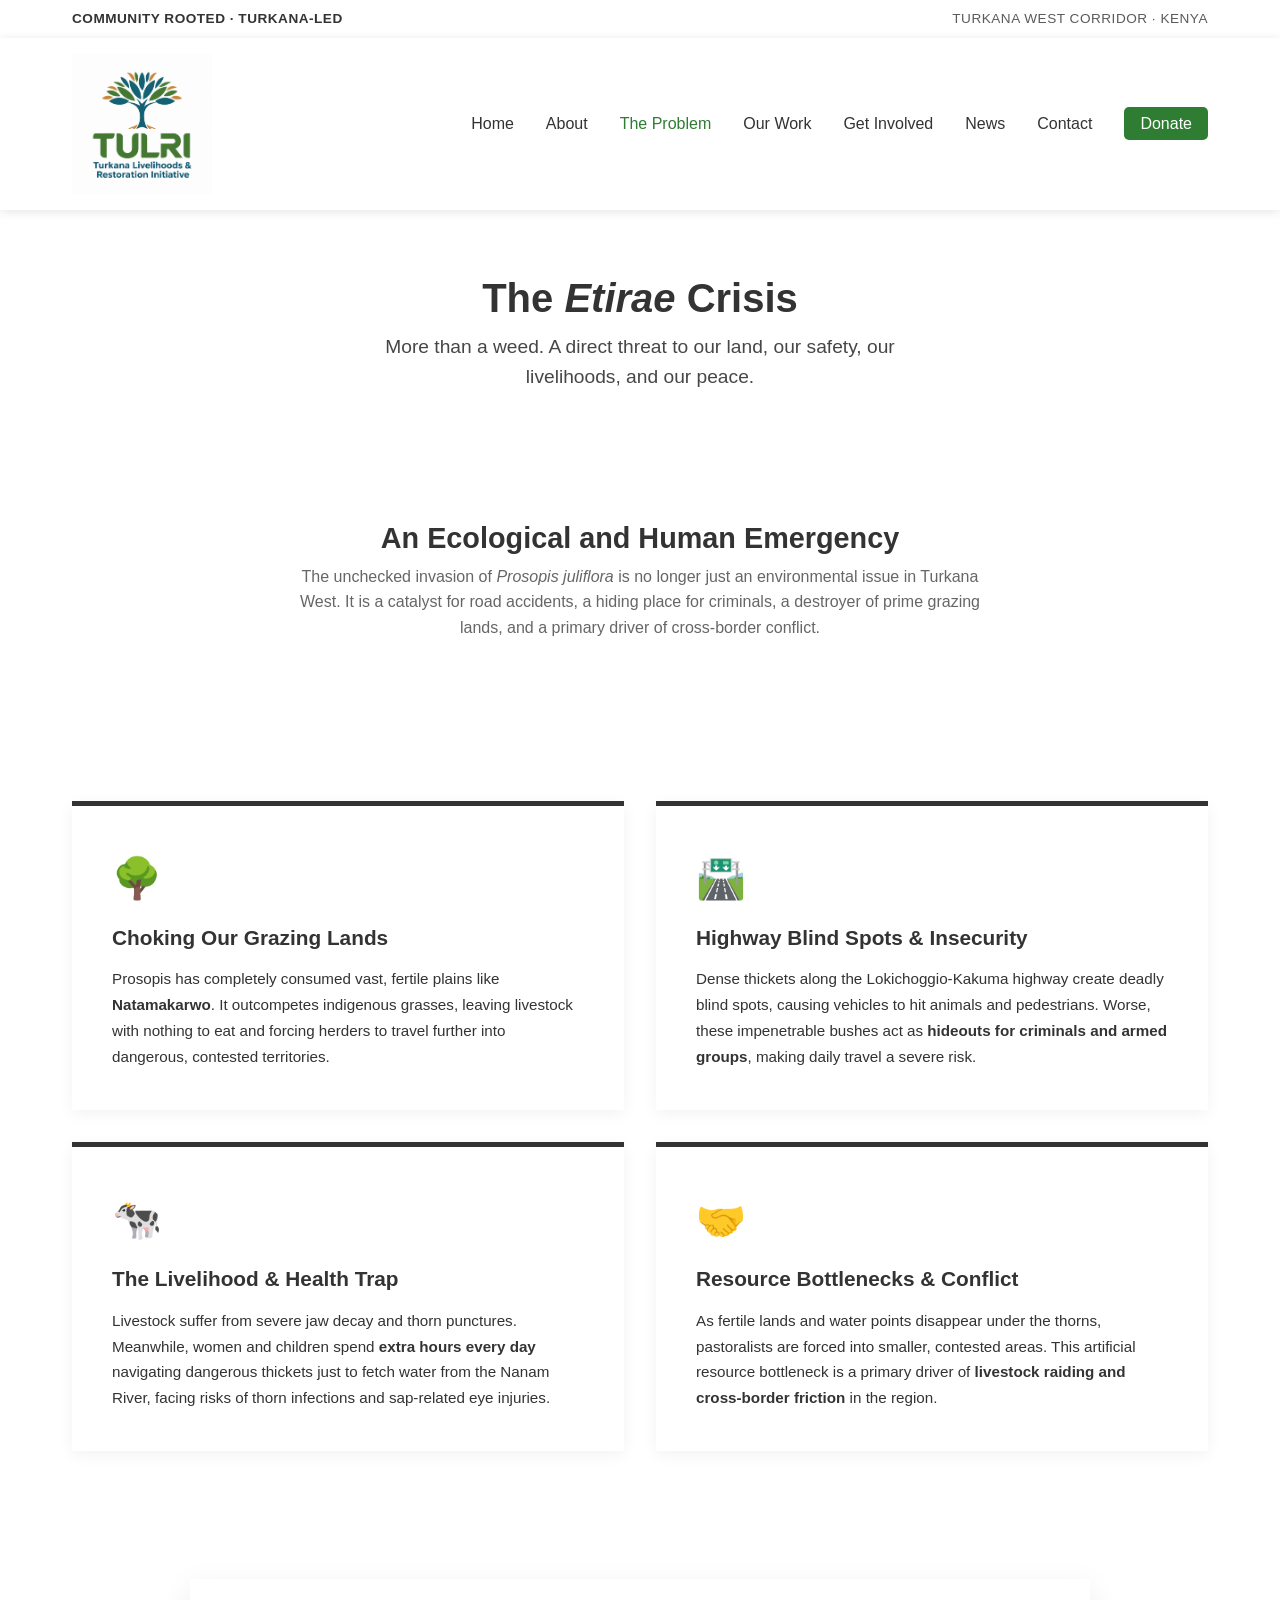
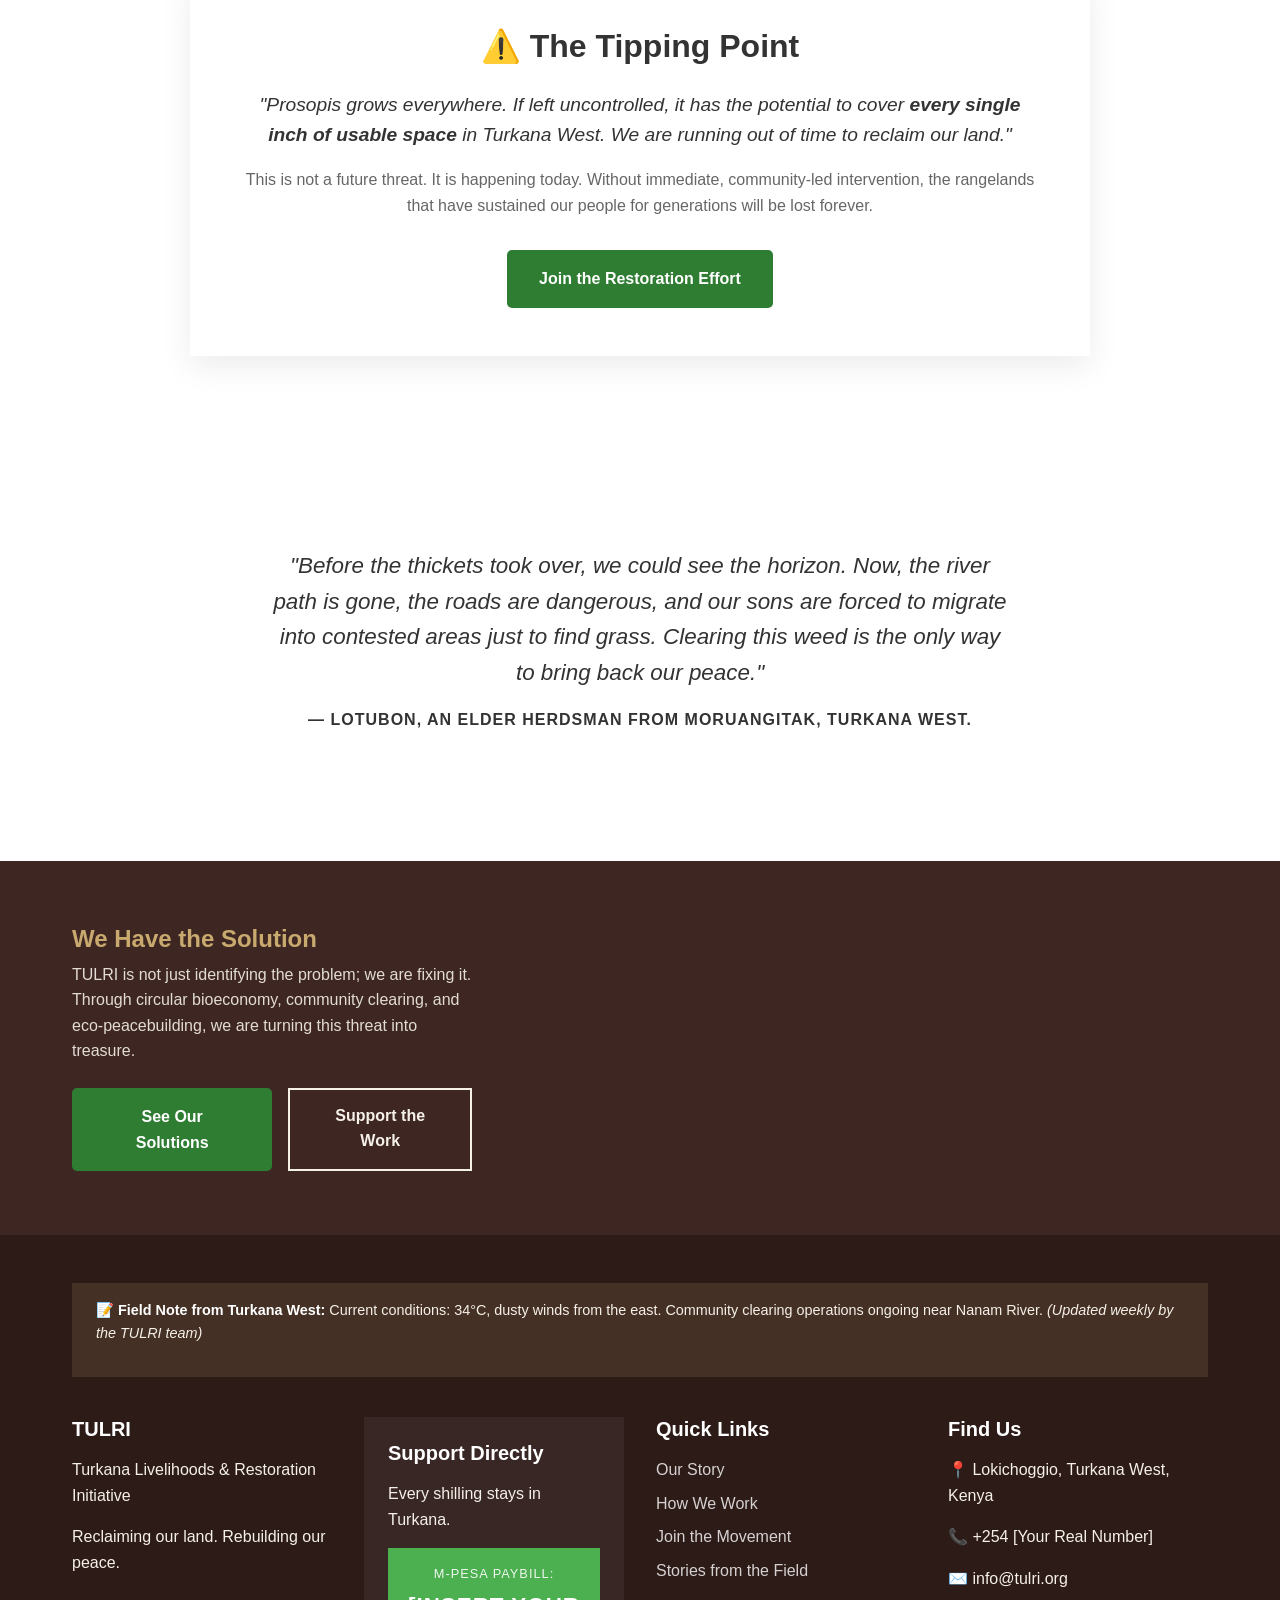
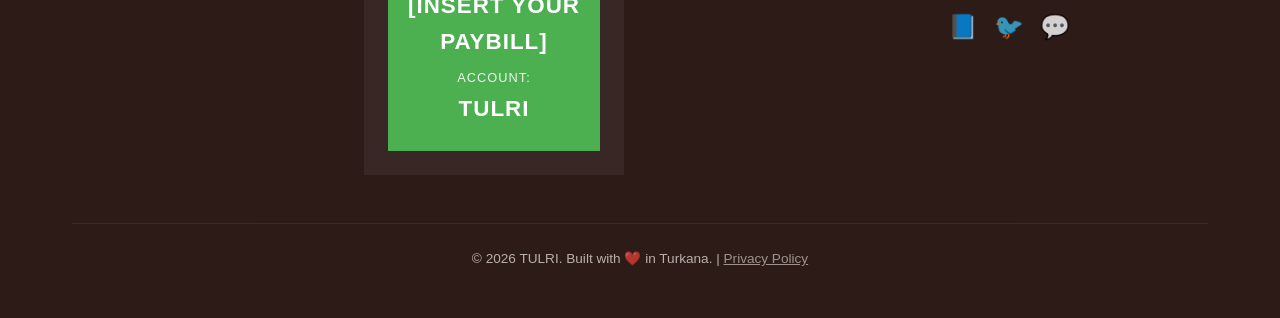
<file: problem.html>
<!DOCTYPE html>
<html lang="en">
<head>
    <meta charset="UTF-8">
    <meta name="viewport" content="width=device-width, initial-scale=1.0">
    
    <title>TULRI - Restoring Land, Securing Livelihoods in Turkana</title>
    <meta name="description" content="TULRI clears Prosopis from grazing lands, water points, roads, and farms in Turkana West to secure livelihoods and rebuild peace.">

    <!-- Google Fonts: Lora + Nunito Sans -->
    <link rel="preconnect" href="https://fonts.googleapis.com">
    <link rel="preconnect" href="https://fonts.gstatic.com" crossorigin>
    <link href="https://fonts.googleapis.com/css2?family=Lora:ital,wght@0,400;0,600;0,700;1,400&family=Nunito+Sans:wght@400;600;700&display=swap" rel="stylesheet">
    
    <link rel="icon" type="image/png" href="images/logo/tulri-logo.png">
    
    <link rel="stylesheet" href="css/style.css">
    <link rel="stylesheet" href="css/components.css">
    <link rel="stylesheet" href="css/responsive.css">
</head>
<body>
    
    <!-- TOP IDENTITY BAR -->
    <div class="identity-bar">
        <div class="container">
            <span class="identity-badge">COMMUNITY ROOTED · TURKANA-LED</span>
            <span class="identity-location">TURKANA WEST CORRIDOR · KENYA</span>
        </div>
    </div>

    <!-- HEADER -->
    <header class="site-header">
        <div class="container">
            <a href="index.html" class="logo">
                <img src="images/logo/tulri-logo.png" alt="TULRI Logo">
                
            </a>
            <nav class="main-nav">
                <ul>
                    <li><a href="index.html">Home</a></li>
                    <li><a href="about.html">About</a></li>
                    <li><a href="problem.html" class="active">The Problem</a></li>
                    <li><a href="work.html">Our Work</a></li>
                    <li><a href="get-involved.html">Get Involved</a></li>
                    <li><a href="blog.html">News</a></li>
                    <li><a href="contact.html">Contact</a></li>
                    <li><a href="donate.html" class="btn-donate">Donate</a></li>
                </ul>
            </nav>
            <button class="mobile-menu-toggle" aria-label="Toggle menu"><span></span><span></span><span></span></button>
        </div>
    </header>

       <!-- HERO SECTION -->
    <section class="page-hero problem-hero">
        <div class="container">
            <h1>The <em>Etirae</em> Crisis</h1>
            <p>More than a weed. A direct threat to our land, our safety, our livelihoods, and our peace.</p>
        </div>
    </section>

    <!-- INTRODUCTION -->
    <section class="section intro-section">
        <div class="container">
            <div class="intro-text">
                <h2 class="zone-title center-title">An Ecological and Human Emergency</h2>
                <p class="zone-subtitle">
                    The unchecked invasion of <em>Prosopis juliflora</em> is no longer just an environmental issue in Turkana West. 
                    It is a catalyst for road accidents, a hiding place for criminals, a destroyer of prime grazing lands, 
                    and a primary driver of cross-border conflict.
                </p>
            </div>
        </div>
    </section>

    <!-- THE 4 CORE IMPACTS -->
    <section class="section impacts-section">
        <div class="container">
            <div class="impact-grid">
                
                <!-- Impact 1: Ecology -->
                <div class="impact-card-problem" style="border-top-color: var(--color-earth);">
                    <div class="impact-icon">🌳</div>
                    <h3>Choking Our Grazing Lands</h3>
                    <p>Prosopis has completely consumed vast, fertile plains like <strong>Natamakarwo</strong>. It outcompetes indigenous grasses, leaving livestock with nothing to eat and forcing herders to travel further into dangerous, contested territories.</p>
                </div>

                <!-- Impact 2: Safety -->
                <div class="impact-card-problem" style="border-top-color: var(--color-sunset);">
                    <div class="impact-icon">🛣️</div>
                    <h3>Highway Blind Spots & Insecurity</h3>
                    <p>Dense thickets along the Lokichoggio-Kakuma highway create deadly blind spots, causing vehicles to hit animals and pedestrians. Worse, these impenetrable bushes act as <strong>hideouts for criminals and armed groups</strong>, making daily travel a severe risk.</p>
                </div>

                <!-- Impact 3: Livelihoods & Health -->
                <div class="impact-card-problem" style="border-top-color: var(--color-water);">
                    <div class="impact-icon">🐄</div>
                    <h3>The Livelihood & Health Trap</h3>
                    <p>Livestock suffer from severe jaw decay and thorn punctures. Meanwhile, women and children spend <strong>extra hours every day</strong> navigating dangerous thickets just to fetch water from the Nanam River, facing risks of thorn infections and sap-related eye injuries.</p>
                </div>

                <!-- Impact 4: Peace -->
                <div class="impact-card-problem" style="border-top-color: var(--color-grass);">
                    <div class="impact-icon">🤝</div>
                    <h3>Resource Bottlenecks & Conflict</h3>
                    <p>As fertile lands and water points disappear under the thorns, pastoralists are forced into smaller, contested areas. This artificial resource bottleneck is a primary driver of <strong>livestock raiding and cross-border friction</strong> in the region.</p>
                </div>

            </div>
        </div>
    </section>

    <!-- THE TIPPING POINT (Urgency Banner) -->
    <section class="section tipping-point-section">
        <div class="container">
            <div class="tipping-point-box">
                <h2>⚠️ The Tipping Point</h2>
                <p class="tipping-point-text">"Prosopis grows everywhere. If left uncontrolled, it has the potential to cover <strong>every single inch of usable space</strong> in Turkana West. We are running out of time to reclaim our land."</p>
                <p class="tipping-point-subtext">This is not a future threat. It is happening today. Without immediate, community-led intervention, the rangelands that have sustained our people for generations will be lost forever.</p>
                <a href="get-involved.html" class="btn btn-primary">Join the Restoration Effort</a>
            </div>
        </div>
    </section>

    <!-- COMMUNITY VOICE -->
    <section class="section" style="background-color: var(--color-parchment);">
        <div class="container">
            <div class="community-voice" style="max-width: 800px; margin: 0 auto; text-align: center;">
                <blockquote style="font-family: var(--font-heading); font-style: italic; font-size: 1.4rem; color: var(--color-bark); line-height: 1.6; margin-bottom: 1rem;">
                    "Before the thickets took over, we could see the horizon. Now, the river path is gone, the roads are dangerous, and our sons are forced to migrate into contested areas just to find grass. Clearing this weed is the only way to bring back our peace."
                </blockquote>
                <cite style="color: var(--color-earth); font-style: normal; font-size: 1rem; font-weight: 700; letter-spacing: 1px; text-transform: uppercase;">
                    — Lotubon, an elder herdsman from Moruangitak, Turkana West.
                </cite>
            </div>
        </div>
    </section>

    <!-- CALL TO ACTION -->
    <section class="section cta-dark-zone">
        <div class="container cta-dark-container">
            <div class="cta-buttons-simple">
                <h3>We Have the Solution</h3>
                <p>TULRI is not just identifying the problem; we are fixing it. Through circular bioeconomy, community clearing, and eco-peacebuilding, we are turning this threat into treasure.</p>
                <div class="btn-group">
                    <a href="work.html" class="btn btn-primary">See Our Solutions</a>
                    <a href="donate.html" class="btn btn-outline">Support the Work</a>
                </div>
            </div>
        </div>
    </section>

    <!-- FOOTER -->
    <footer class="site-footer">
    <div class="container">
        <!-- NEW: Human Field Note -->
        <div class="footer-field-note">
            <p>📝 <strong>Field Note from Turkana West:</strong> <span id="field-update">Current conditions: 34°C, dusty winds from the east. Community clearing operations ongoing near Nanam River.</span> <em>(Updated weekly by the TULRI team)</em></p>
        </div>

        <div class="grid grid-4">
            <div class="footer-col">
                <h4>TULRI</h4>
                <p>Turkana Livelihoods & Restoration Initiative</p>
                <p class="tagline">Reclaiming our land. Rebuilding our peace.</p>
            </div>
            
            <!-- NEW: Prominent M-Pesa -->
            <div class="footer-col mpesa-highlight">
                <h4>Support Directly</h4>
                <p>Every shilling stays in Turkana.</p>
                <div class="mpesa-box">
                    <span class="mpesa-label">M-Pesa Paybill:</span>
                    <span class="mpesa-number">[INSERT YOUR PAYBILL]</span>
                    <span class="mpesa-label">Account:</span>
                    <span class="mpesa-number">TULRI</span>
                </div>
            </div>

            <div class="footer-col">
                <h4>Quick Links</h4>
                <ul>
                    <li><a href="about.html">Our Story</a></li>
                    <li><a href="work.html">How We Work</a></li>
                    <li><a href="get-involved.html">Join the Movement</a></li>
                    <li><a href="blog.html">Stories from the Field</a></li>
                </div>

            <div class="footer-col">
                <h4>Find Us</h4>
                <p>📍 Lokichoggio, Turkana West, Kenya</p>
                <p>📞 +254 [Your Real Number]</p>
                <p>✉️ info@tulri.org</p>
                <div class="social-links" style="margin-top: 1rem;">
                    <a href="#" aria-label="Facebook">📘</a>
                    <a href="#" aria-label="Twitter">🐦</a>
                    <a href="#" aria-label="WhatsApp">💬</a>
                </div>
            </div>
        </div>

        <div class="footer-bottom">
            <p>&copy; 2026 TULRI. Built with ❤️ in Turkana. | <a href="#">Privacy Policy</a></p>
        </div>
    </div>
</footer>

    <script src="js/main.js"></script>
</body>
</html>
</file>
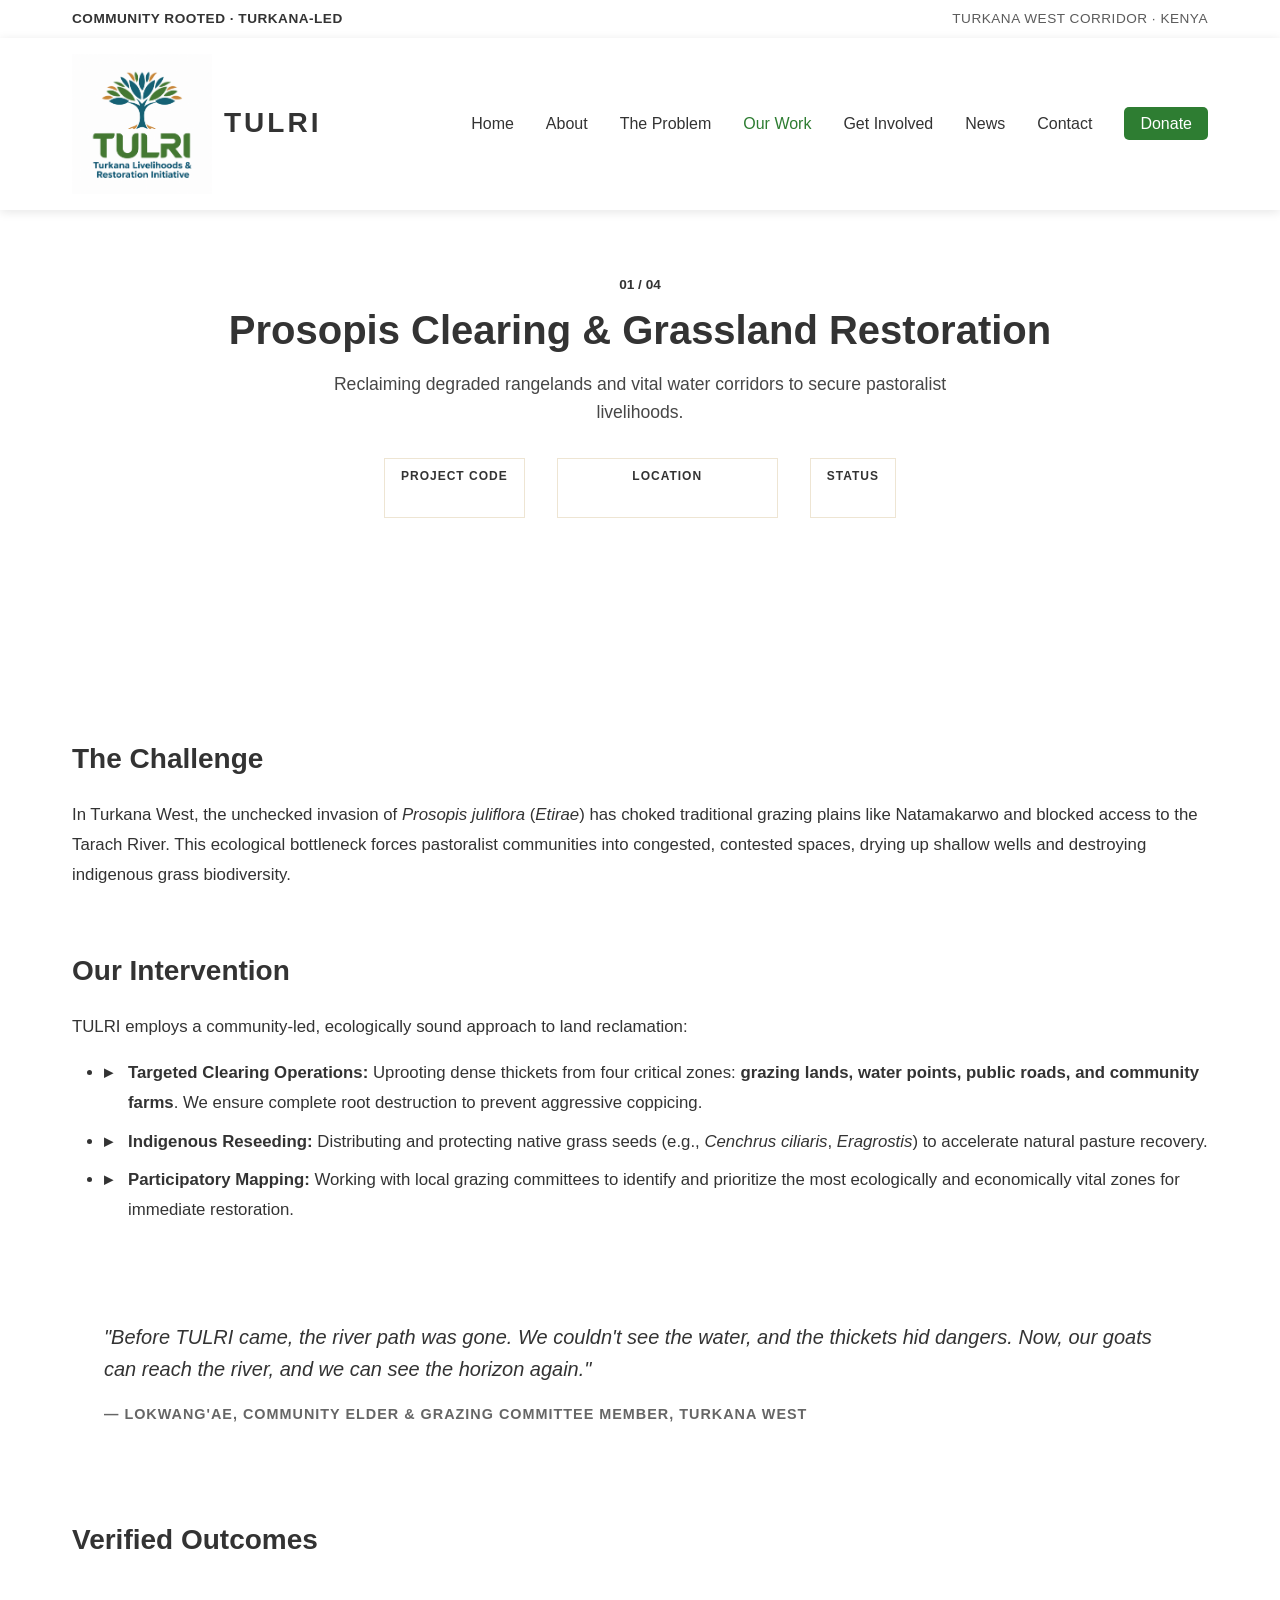
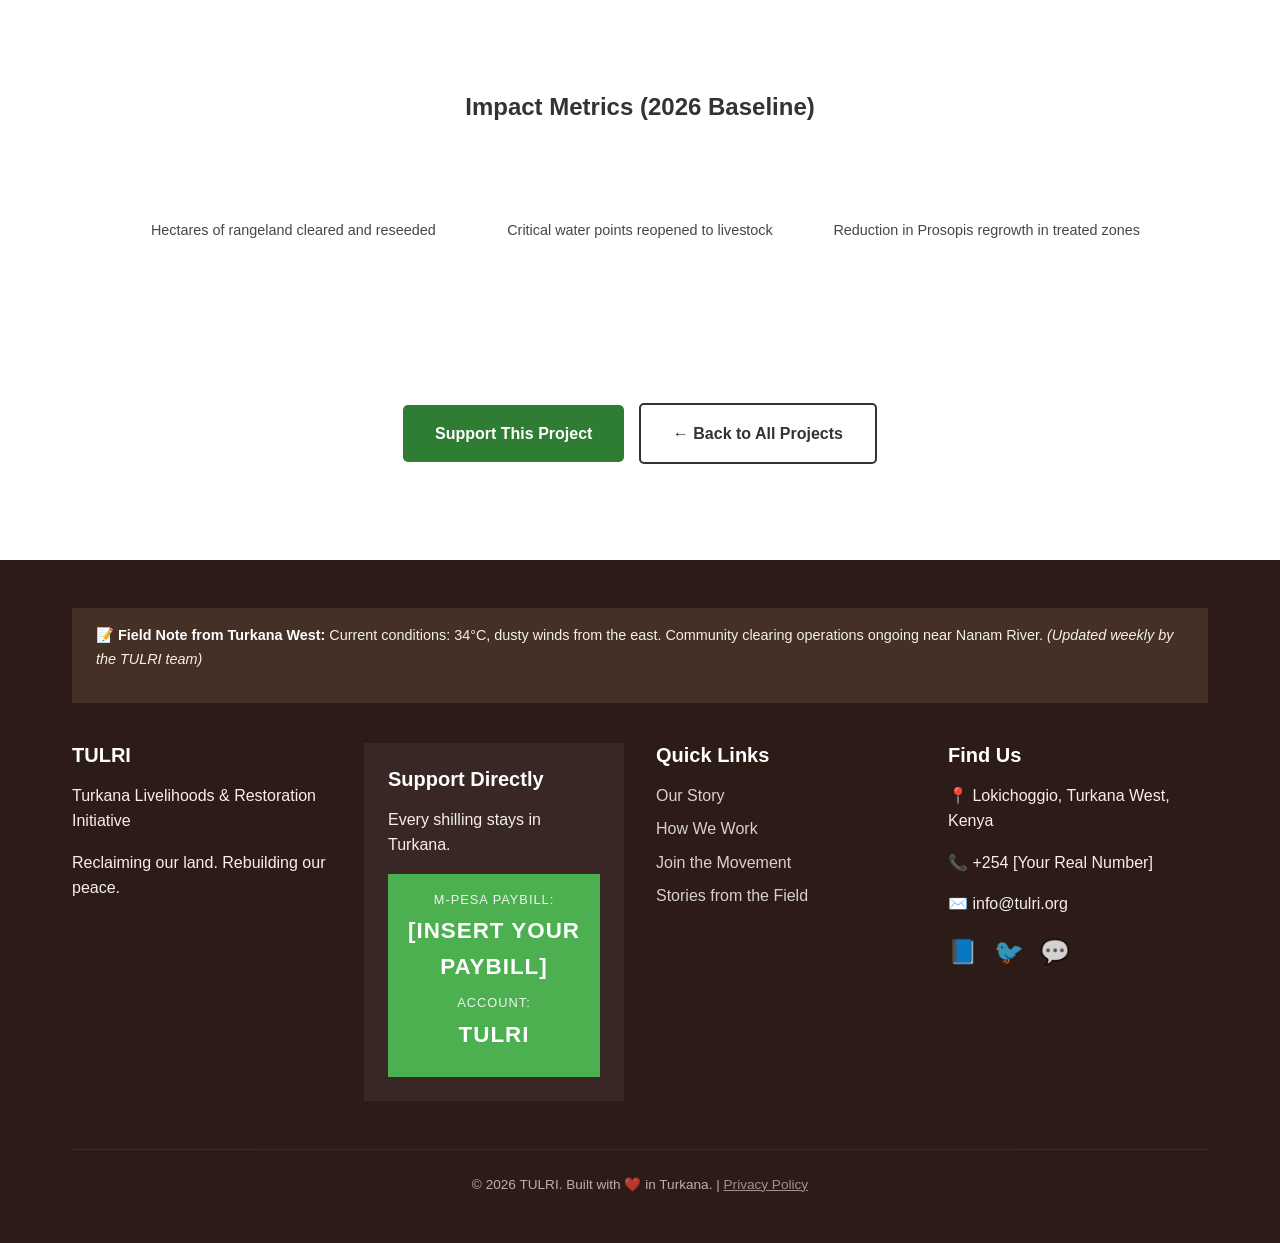
<file: project-01-restoration.html>
<!DOCTYPE html>
<html lang="en">
<head>
    
    <meta charset="UTF-8">
    <meta name="viewport" content="width=device-width, initial-scale=1.0">
    
    <title>TULRI - Restoring Land, Securing Livelihoods in Turkana</title>
    <meta name="description" content="TULRI clears Prosopis from grazing lands, water points, roads, and farms in Turkana West to secure livelihoods and rebuild peace.">

    <link rel="preconnect" href="https://fonts.googleapis.com">
    <link rel="preconnect" href="https://fonts.gstatic.com" crossorigin>
    <link href="https://fonts.googleapis.com/css2?family=Lora:ital,wght@0,400;0,600;0,700;1,400&family=Nunito+Sans:wght@400;600;700&display=swap" rel="stylesheet">
    
    <link rel="stylesheet" href="css/style.css">
    <link rel="stylesheet" href="css/components.css">
    <link rel="stylesheet" href="css/responsive.css">
</head>
<body>
    
    <!-- IDENTITY BAR -->
    <div class="identity-bar">
        <div class="container">
            <span class="identity-badge">COMMUNITY ROOTED · TURKANA-LED</span>
            <span class="identity-location">TURKANA WEST CORRIDOR · KENYA</span>
        </div>
    </div>

    <!-- HEADER (Same as index.html) -->
    <header class="site-header">
        <div class="container">
            <a href="index.html" class="logo">
                <img src="images/logo/tulri-logo.png" alt="TULRI Logo">
                <span class="logo-text">TULRI</span>
            </a>
            <nav class="main-nav">
                <ul>
                    <li><a href="index.html">Home</a></li>
                    <li><a href="about.html">About</a></li>
                    <li><a href="problem.html">The Problem</a></li>
                    <li><a href="work.html" class="active">Our Work</a></li>
                    <li><a href="get-involved.html">Get Involved</a></li>
                    <li><a href="blog.html">News</a></li>
                    <li><a href="contact.html">Contact</a></li>
                    <li><a href="donate.html" class="btn-donate">Donate</a></li>
                </ul>
            </nav>
            <button class="mobile-menu-toggle" aria-label="Toggle menu"><span></span><span></span><span></span></button>
        </div>
    </header>

    <!-- PROJECT HERO -->
    <section class="project-hero">
        <div class="container">
            <div class="thematic-number" style="color: var(--color-sand); margin-bottom: 10px;">01 / 04</div>
            <h1>Prosopis Clearing & Grassland Restoration</h1>
            <p style="max-width: 700px; margin: 0 auto; font-size: 1.1rem; opacity: 0.9;">Reclaiming degraded rangelands and vital water corridors to secure pastoralist livelihoods.</p>
            
            <div class="project-meta">
                <div class="meta-item">
                    <span class="meta-label">Project Code</span>
                    <span class="meta-value">TL-2026-001</span>
                </div>
                <div class="meta-item">
                    <span class="meta-label">Location</span>
                    <span class="meta-value">Tarach River & Natamakarwo</span>
                </div>
                <div class="meta-item">
                    <span class="meta-label">Status</span>
                    <span class="meta-value">Active</span>
                </div>
            </div>
        </div>
    </section>

    <!-- PROJECT CONTENT -->
    <section class="project-content">
        <div class="container">
            
            <h2>The Challenge</h2>
            <p>In Turkana West, the unchecked invasion of <em>Prosopis juliflora</em> (<em>Etirae</em>) has choked traditional grazing plains like Natamakarwo and blocked access to the Tarach River. This ecological bottleneck forces pastoralist communities into congested, contested spaces, drying up shallow wells and destroying indigenous grass biodiversity.</p>

            <h2>Our Intervention</h2>
            <p>TULRI employs a community-led, ecologically sound approach to land reclamation:</p>
            <ul>
                <li><strong>Targeted Clearing Operations:</strong> Uprooting dense thickets from four critical zones: <strong>grazing lands, water points, public roads, and community farms</strong>. We ensure complete root destruction to prevent aggressive coppicing.</li>
                <li><strong>Indigenous Reseeding:</strong> Distributing and protecting native grass seeds (e.g., <em>Cenchrus ciliaris</em>, <em>Eragrostis</em>) to accelerate natural pasture recovery.</li>
                <li><strong>Participatory Mapping:</strong> Working with local grazing committees to identify and prioritize the most ecologically and economically vital zones for immediate restoration.</li>
            </ul>

            <!-- COMMUNITY VOICE -->
            <div class="community-voice">
                <blockquote>
                    "Before TULRI came, the river path was gone. We couldn't see the water, and the thickets hid dangers. Now, our goats can reach the river, and we can see the horizon again."
                </blockquote>
                <cite>— Lokwang'ae, Community Elder & Grazing Committee Member, Turkana West</cite>
            </div>

            <h2>Verified Outcomes</h2>
            <div class="project-outcomes">
                <h3>Impact Metrics (2026 Baseline)</h3>
                <div class="outcomes-grid">
                    <div class="outcome-box">
                        <span class="metric">500+</span>
                        <span class="description">Hectares of rangeland cleared and reseeded</span>
                    </div>
                    <div class="outcome-box">
                        <span class="metric">12</span>
                        <span class="description">Critical water points reopened to livestock</span>
                    </div>
                    <div class="outcome-box">
                        <span class="metric">85%</span>
                        <span class="description">Reduction in Prosopis regrowth in treated zones</span>
                    </div>
                </div>
            </div>

            <div style="text-align: center; margin-top: var(--spacing-xl);">
                <a href="get-involved.html" class="btn btn-primary">Support This Project</a>
                <a href="work.html" class="btn btn-secondary" style="color: var(--color-bark); border-color: var(--color-bark); margin-left: 10px;">← Back to All Projects</a>
            </div>

        </div>
    </section>

    <!-- FOOTER (Same as index.html) -->
    <footer class="site-footer">
    <div class="container">
        <!-- NEW: Human Field Note -->
        <div class="footer-field-note">
            <p>📝 <strong>Field Note from Turkana West:</strong> <span id="field-update">Current conditions: 34°C, dusty winds from the east. Community clearing operations ongoing near Nanam River.</span> <em>(Updated weekly by the TULRI team)</em></p>
        </div>

        <div class="grid grid-4">
            <div class="footer-col">
                <h4>TULRI</h4>
                <p>Turkana Livelihoods & Restoration Initiative</p>
                <p class="tagline">Reclaiming our land. Rebuilding our peace.</p>
            </div>
            
            <!-- NEW: Prominent M-Pesa -->
            <div class="footer-col mpesa-highlight">
                <h4>Support Directly</h4>
                <p>Every shilling stays in Turkana.</p>
                <div class="mpesa-box">
                    <span class="mpesa-label">M-Pesa Paybill:</span>
                    <span class="mpesa-number">[INSERT YOUR PAYBILL]</span>
                    <span class="mpesa-label">Account:</span>
                    <span class="mpesa-number">TULRI</span>
                </div>
            </div>

            <div class="footer-col">
                <h4>Quick Links</h4>
                <ul>
                    <li><a href="about.html">Our Story</a></li>
                    <li><a href="work.html">How We Work</a></li>
                    <li><a href="get-involved.html">Join the Movement</a></li>
                    <li><a href="blog.html">Stories from the Field</a></li>
                </div>

            <div class="footer-col">
                <h4>Find Us</h4>
                <p>📍 Lokichoggio, Turkana West, Kenya</p>
                <p>📞 +254 [Your Real Number]</p>
                <p>✉️ info@tulri.org</p>
                <div class="social-links" style="margin-top: 1rem;">
                    <a href="#" aria-label="Facebook">📘</a>
                    <a href="#" aria-label="Twitter">🐦</a>
                    <a href="#" aria-label="WhatsApp">💬</a>
                </div>
            </div>
        </div>

        <div class="footer-bottom">
            <p>&copy; 2026 TULRI. Built with ❤️ in Turkana. | <a href="#">Privacy Policy</a></p>
        </div>
    </div>
</footer>

    <script src="js/main.js"></script>
</body>
</html>
</file>
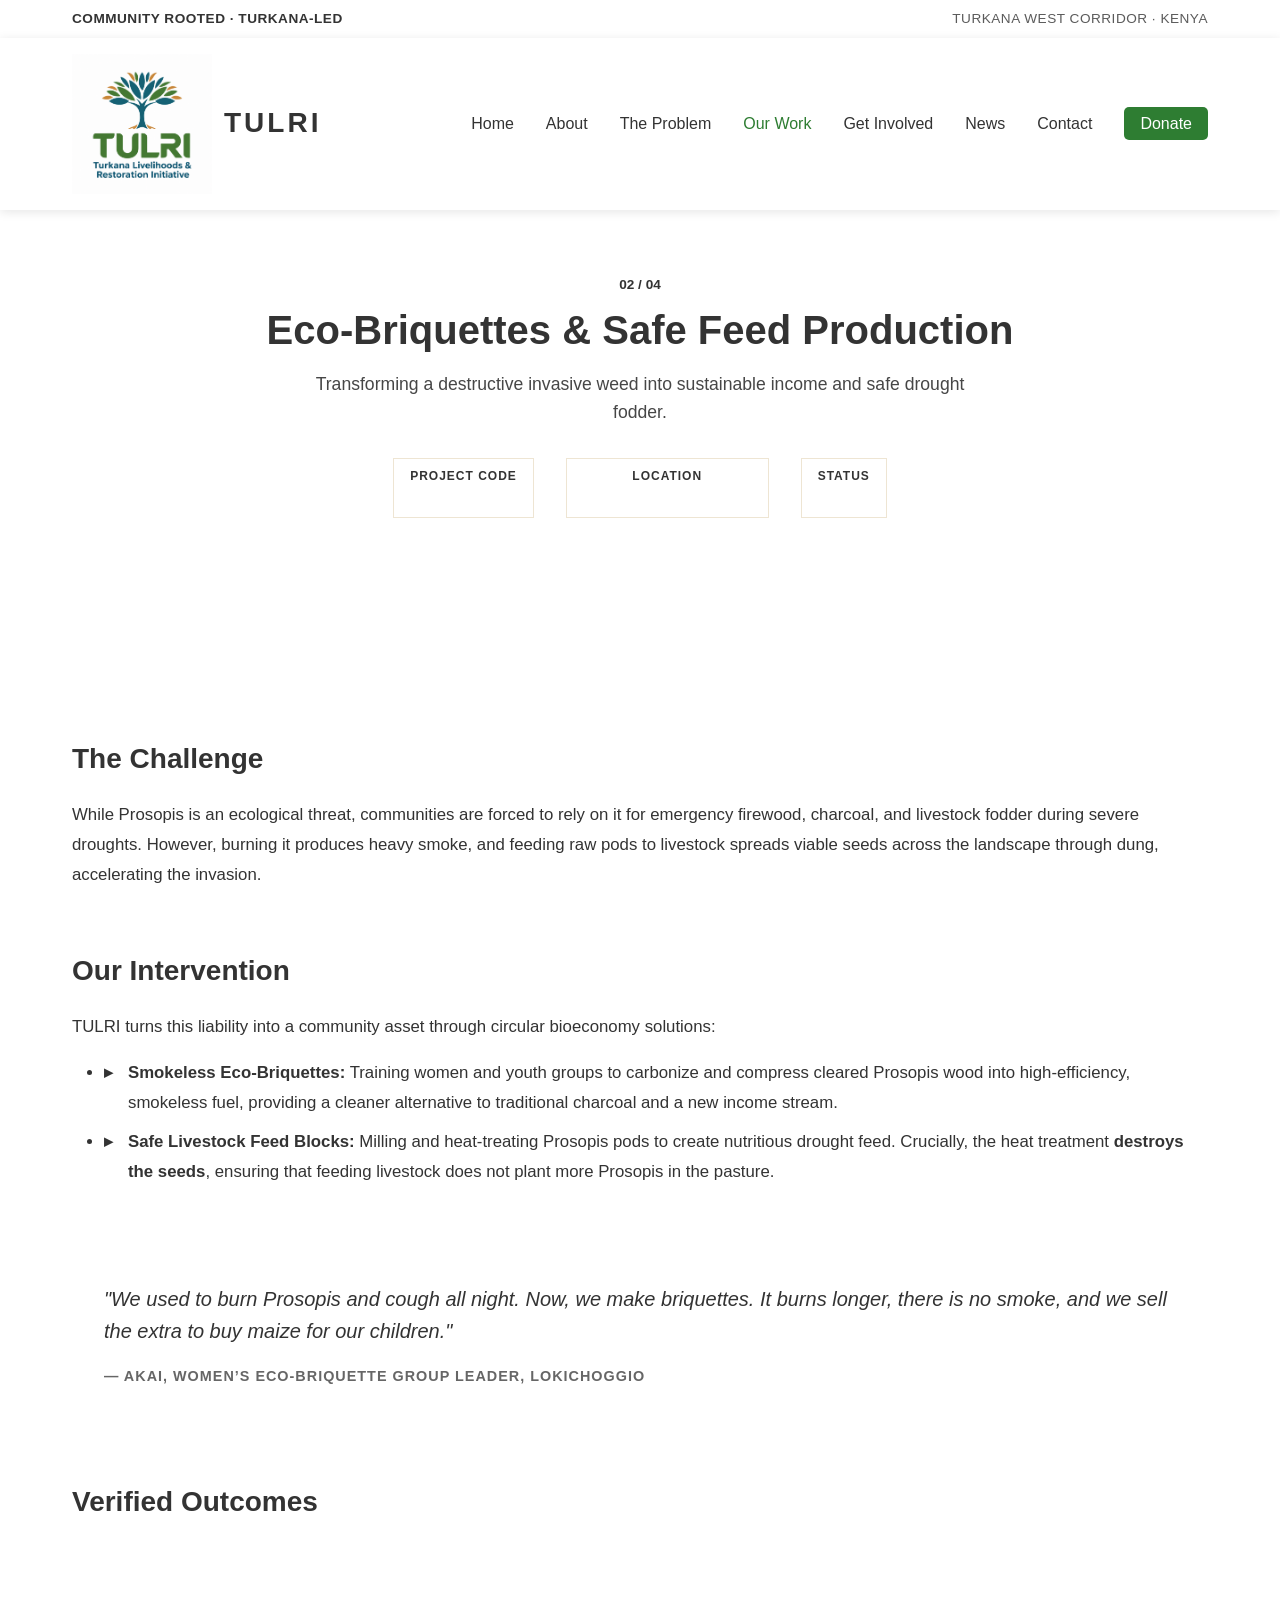
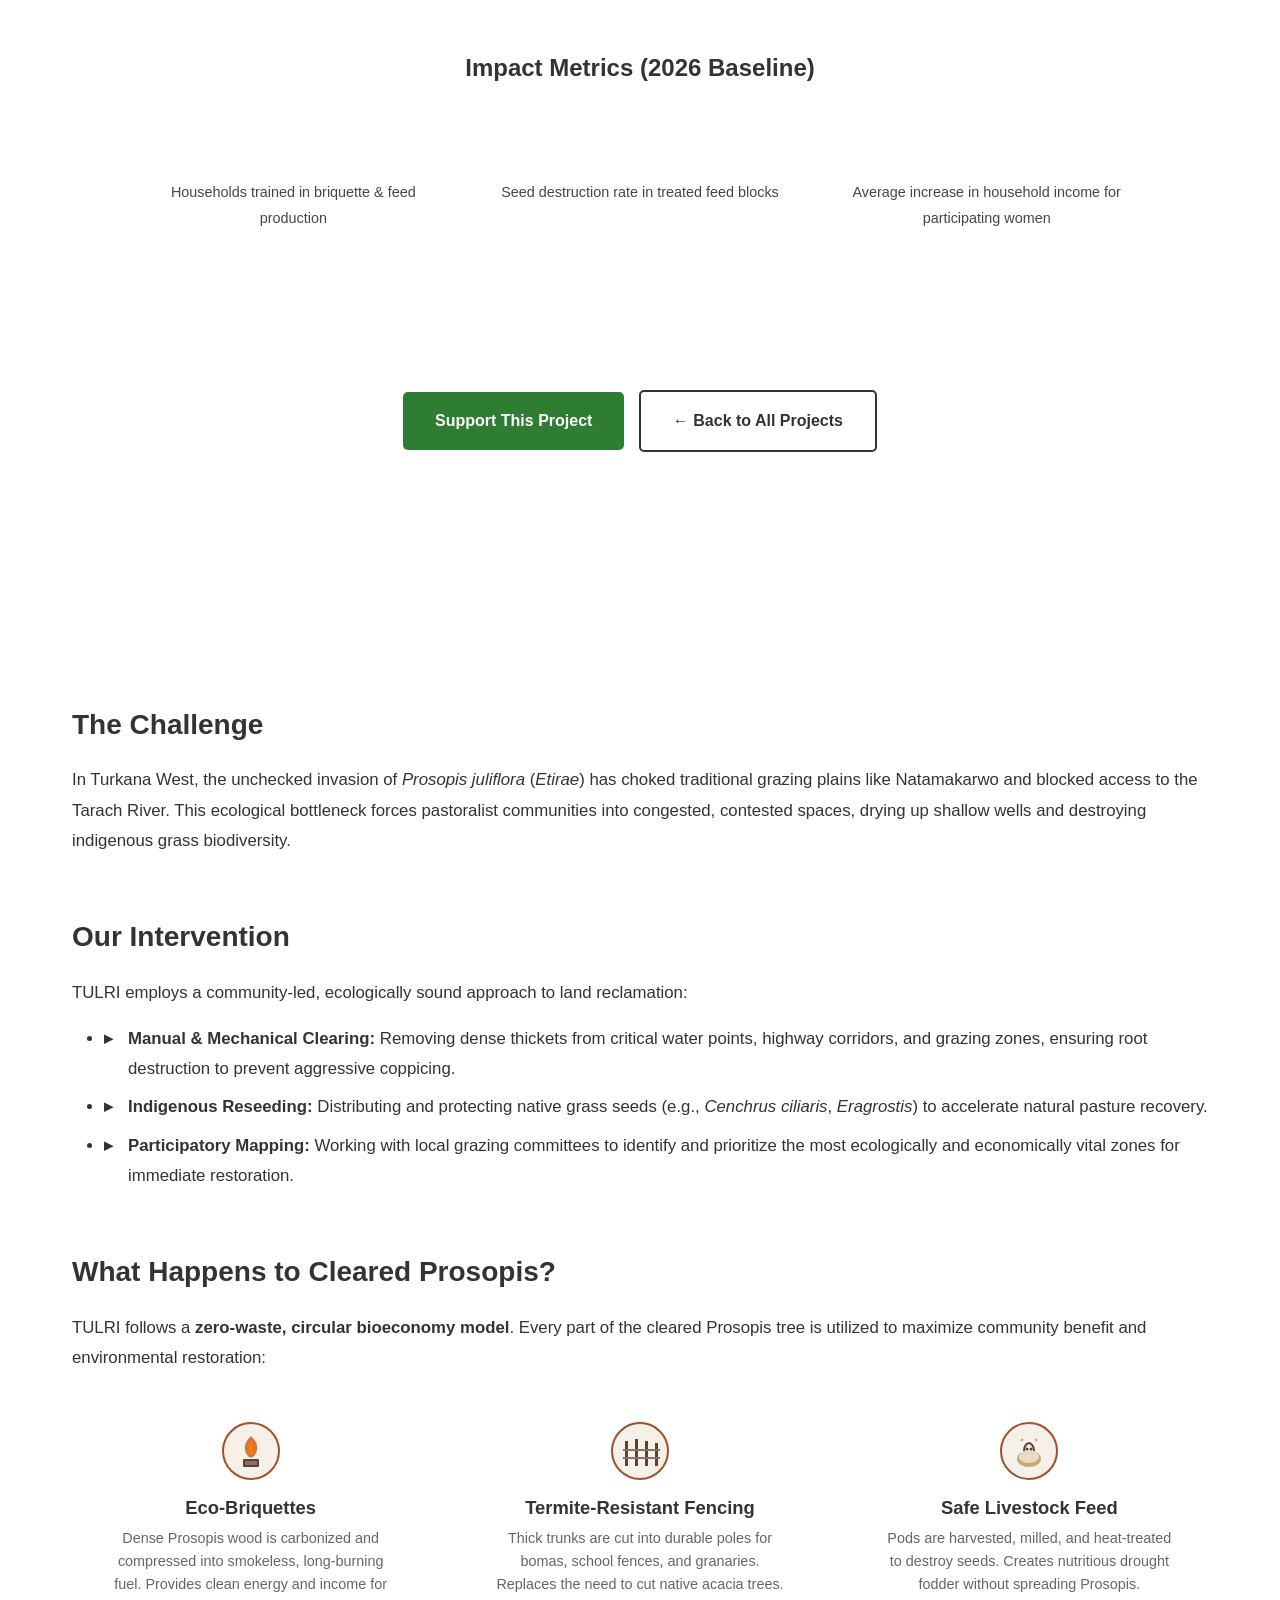
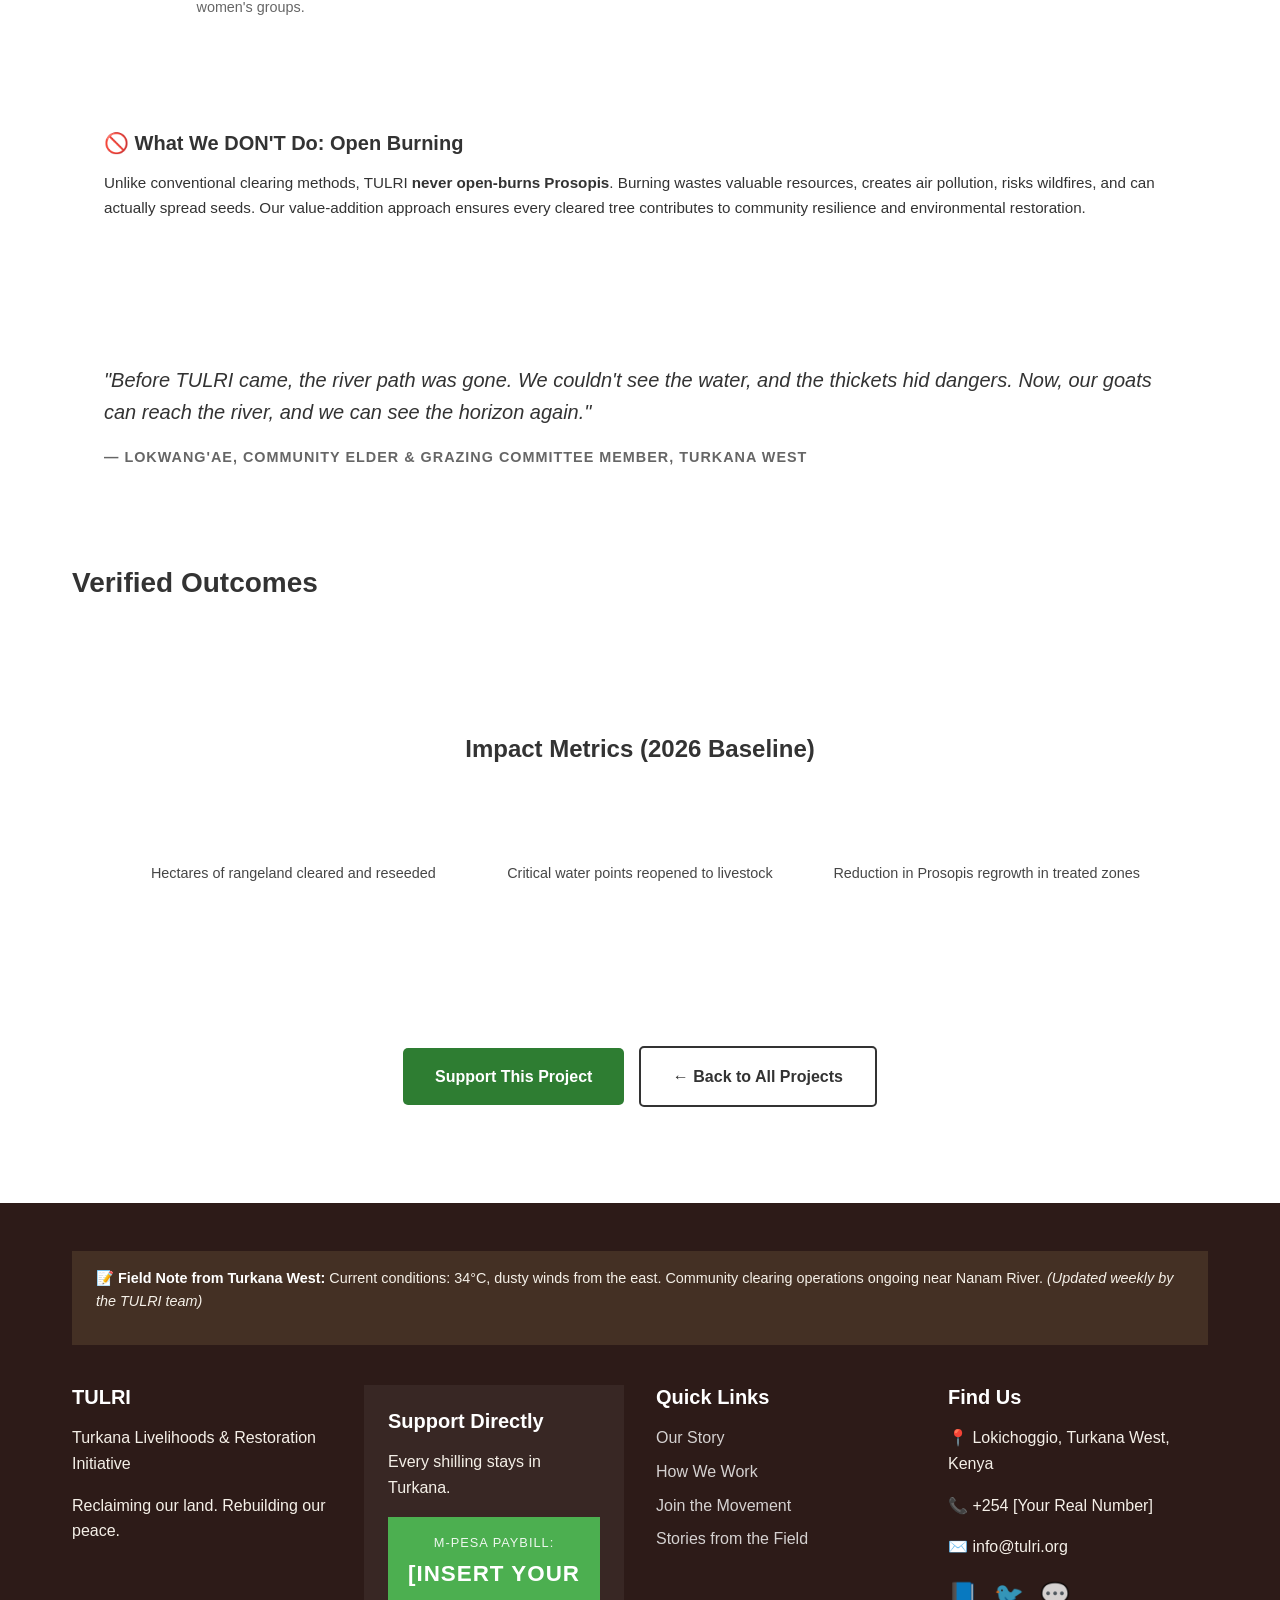
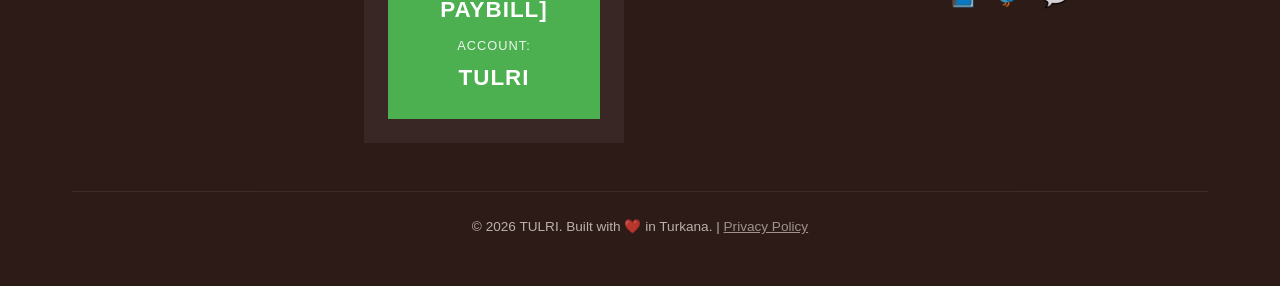
<file: project-02-livelihoods.html>
<!DOCTYPE html>
<html lang="en">
<head>
    <meta charset="UTF-8">
    <meta name="viewport" content="width=device-width, initial-scale=1.0">
    <title>Land Restoration - TULRI</title>
    <meta name="description" content="TULRI's land restoration project clearing Prosopis and reseeding indigenous grasses in Turkana West.">
    
    <link rel="preconnect" href="https://fonts.googleapis.com">
    <link rel="preconnect" href="https://fonts.gstatic.com" crossorigin>
    <link href="https://fonts.googleapis.com/css2?family=Lora:ital,wght@0,400;0,600;0,700;1,400&family=Nunito+Sans:wght@400;600;700&display=swap" rel="stylesheet">
    
    <link rel="stylesheet" href="css/style.css">
    <link rel="stylesheet" href="css/components.css">
    <link rel="stylesheet" href="css/responsive.css">
</head>
<body>
    
    <!-- IDENTITY BAR -->
    <div class="identity-bar">
        <div class="container">
            <span class="identity-badge">COMMUNITY ROOTED · TURKANA-LED</span>
            <span class="identity-location">TURKANA WEST CORRIDOR · KENYA</span>
        </div>
    </div>

    <!-- HEADER (Same as index.html) -->
    <header class="site-header">
        <div class="container">
            <a href="index.html" class="logo">
                <img src="images/logo/tulri-logo.png" alt="TULRI Logo">
                <span class="logo-text">TULRI</span>
            </a>
            <nav class="main-nav">
                <ul>
                    <li><a href="index.html">Home</a></li>
                    <li><a href="about.html">About</a></li>
                    <li><a href="problem.html">The Problem</a></li>
                    <li><a href="work.html" class="active">Our Work</a></li>
                    <li><a href="get-involved.html">Get Involved</a></li>
                    <li><a href="blog.html">News</a></li>
                    <li><a href="contact.html">Contact</a></li>
                    <li><a href="donate.html" class="btn-donate">Donate</a></li>
                </ul>
            </nav>
            <button class="mobile-menu-toggle" aria-label="Toggle menu"><span></span><span></span><span></span></button>
        </div>
    </header>

        <!-- PROJECT HERO -->
    <section class="project-hero">
        <div class="container">
            <div class="thematic-number" style="color: var(--color-sand); margin-bottom: 10px;">02 / 04</div>
            <h1>Eco-Briquettes & Safe Feed Production</h1>
            <p style="max-width: 700px; margin: 0 auto; font-size: 1.1rem; opacity: 0.9;">Transforming a destructive invasive weed into sustainable income and safe drought fodder.</p>
            <div class="project-meta">
                <div class="meta-item"><span class="meta-label">Project Code</span><span class="meta-value">TL-2026-002</span></div>
                <div class="meta-item"><span class="meta-label">Location</span><span class="meta-value">Turkana West Sub-County</span></div>
                <div class="meta-item"><span class="meta-label">Status</span><span class="meta-value">Active</span></div>
            </div>
        </div>
    </section>

    <!-- PROJECT CONTENT -->
    <section class="project-content">
        <div class="container">
            <h2>The Challenge</h2>
            <p>While Prosopis is an ecological threat, communities are forced to rely on it for emergency firewood, charcoal, and livestock fodder during severe droughts. However, burning it produces heavy smoke, and feeding raw pods to livestock spreads viable seeds across the landscape through dung, accelerating the invasion.</p>

            <h2>Our Intervention</h2>
            <p>TULRI turns this liability into a community asset through circular bioeconomy solutions:</p>
            <ul>
                <li><strong>Smokeless Eco-Briquettes:</strong> Training women and youth groups to carbonize and compress cleared Prosopis wood into high-efficiency, smokeless fuel, providing a cleaner alternative to traditional charcoal and a new income stream.</li>
                <li><strong>Safe Livestock Feed Blocks:</strong> Milling and heat-treating Prosopis pods to create nutritious drought feed. Crucially, the heat treatment <strong>destroys the seeds</strong>, ensuring that feeding livestock does not plant more Prosopis in the pasture.</li>
            </ul>

            <div class="community-voice">
                <blockquote>
                    "We used to burn Prosopis and cough all night. Now, we make briquettes. It burns longer, there is no smoke, and we sell the extra to buy maize for our children."
                </blockquote>
                <cite>— Akai, Women’s Eco-Briquette Group Leader, Lokichoggio</cite>
            </div>

            <h2>Verified Outcomes</h2>
            <div class="project-outcomes">
                <h3>Impact Metrics (2026 Baseline)</h3>
                <div class="outcomes-grid">
                    <div class="outcome-box">
                        <span class="metric">200+</span>
                        <span class="description">Households trained in briquette & feed production</span>
                    </div>
                    <div class="outcome-box">
                        <span class="metric">100%</span>
                        <span class="description">Seed destruction rate in treated feed blocks</span>
                    </div>
                    <div class="outcome-box">
                        <span class="metric">30%</span>
                        <span class="description">Average increase in household income for participating women</span>
                    </div>
                </div>
            </div>
            
            <div style="text-align: center; margin-top: var(--spacing-xl);">
                <a href="get-involved.html" class="btn btn-primary">Support This Project</a>
                <a href="work.html" class="btn btn-secondary" style="color: var(--color-bark); border-color: var(--color-bark); margin-left: 10px;">← Back to All Projects</a>
            </div>
        </div>
    </section>
   
    <!-- PROJECT CONTENT -->
    <section class="project-content">
        <div class="container">
            
            <h2>The Challenge</h2>
            <p>In Turkana West, the unchecked invasion of <em>Prosopis juliflora</em> (<em>Etirae</em>) has choked traditional grazing plains like Natamakarwo and blocked access to the Tarach River. This ecological bottleneck forces pastoralist communities into congested, contested spaces, drying up shallow wells and destroying indigenous grass biodiversity.</p>

            <h2>Our Intervention</h2>
            <p>TULRI employs a community-led, ecologically sound approach to land reclamation:</p>
            <ul>
                <li><strong>Manual & Mechanical Clearing:</strong> Removing dense thickets from critical water points, highway corridors, and grazing zones, ensuring root destruction to prevent aggressive coppicing.</li>
                <li><strong>Indigenous Reseeding:</strong> Distributing and protecting native grass seeds (e.g., <em>Cenchrus ciliaris</em>, <em>Eragrostis</em>) to accelerate natural pasture recovery.</li>
                <li><strong>Participatory Mapping:</strong> Working with local grazing committees to identify and prioritize the most ecologically and economically vital zones for immediate restoration.</li>
            </ul>

                        <h2>What Happens to Cleared Prosopis?</h2>
            <p>TULRI follows a <strong>zero-waste, circular bioeconomy model</strong>. Every part of the cleared Prosopis tree is utilized to maximize community benefit and environmental restoration:</p>
            
                       <div class="utilization-grid">
                
                <!-- Eco-Briquettes Card -->
                <div class="utilization-card">
                    <div class="icon-container">
                        <svg width="60" height="60" viewBox="0 0 60 60" xmlns="http://www.w3.org/2000/svg">
                            <circle cx="30" cy="30" r="28" fill="#F5F0E8" stroke="#A0522D" stroke-width="2"/>
                            <path d="M30 15 C25 20, 22 25, 25 32 C28 38, 32 38, 35 32 C38 25, 35 20, 30 15 Z" fill="#D4652A" opacity="0.9"/>
                            <path d="M30 20 C27 24, 26 28, 28 32 C29 34, 31 34, 32 32 C34 28, 33 24, 30 20 Z" fill="#F57C00"/>
                            <rect x="22" y="38" width="16" height="8" rx="1" fill="#5D4037"/>
                            <rect x="24" y="40" width="12" height="4" fill="#8D6E63"/>
                        </svg>
                    </div>
                    <h4>Eco-Briquettes</h4>
                    <p>Dense Prosopis wood is carbonized and compressed into smokeless, long-burning fuel. Provides clean energy and income for women's groups.</p>
                </div>
                
                <!-- Fencing Card -->
                <div class="utilization-card">
                    <div class="icon-container">
                        <svg width="60" height="60" viewBox="0 0 60 60" xmlns="http://www.w3.org/2000/svg">
                            <circle cx="30" cy="30" r="28" fill="#F5F0E8" stroke="#A0522D" stroke-width="2"/>
                            <rect x="15" y="20" width="3" height="25" fill="#5D4037"/>
                            <rect x="25" y="18" width="3" height="27" fill="#5D4037"/>
                            <rect x="35" y="20" width="3" height="25" fill="#5D4037"/>
                            <rect x="45" y="22" width="3" height="23" fill="#5D4037"/>
                            <rect x="13" y="28" width="37" height="2" fill="#8D6E63"/>
                            <rect x="13" y="36" width="37" height="2" fill="#8D6E63"/>
                        </svg>
                    </div>
                    <h4>Termite-Resistant Fencing</h4>
                    <p>Thick trunks are cut into durable poles for bomas, school fences, and granaries. Replaces the need to cut native acacia trees.</p>
                </div>
                
                <!-- Safe Feed Card -->
                <div class="utilization-card">
                    <div class="icon-container">
                        <svg width="60" height="60" viewBox="0 0 60 60" xmlns="http://www.w3.org/2000/svg">
                            <circle cx="30" cy="30" r="28" fill="#F5F0E8" stroke="#A0522D" stroke-width="2"/>
                            <ellipse cx="30" cy="38" rx="12" ry="8" fill="#C8A96E"/>
                            <ellipse cx="30" cy="36" rx="10" ry="6" fill="#E8DCC8"/>
                            <path d="M25 30 C25 25, 28 22, 30 22 C32 22, 35 25, 35 30" stroke="#5D4037" stroke-width="2" fill="none"/>
                            <circle cx="28" cy="28" r="1.5" fill="#5D4037"/>
                            <circle cx="32" cy="28" r="1.5" fill="#5D4037"/>
                            <path d="M22 20 L24 18 M38 20 L36 18" stroke="#C8A96E" stroke-width="2"/>
                        </svg>
                    </div>
                    <h4>Safe Livestock Feed</h4>
                    <p>Pods are harvested, milled, and heat-treated to destroy seeds. Creates nutritious drought fodder without spreading Prosopis.</p>
                </div>
                
            </div>
            
            <div style="background-color: var(--color-bark); color: var(--color-sand); padding: var(--spacing-md); border-radius: var(--border-radius); margin: var(--spacing-md) 0;">
                <h4 style="color: var(--color-grass); margin-bottom: var(--spacing-sm);">🚫 What We DON'T Do: Open Burning</h4>
                <p style="font-size: 0.95rem; line-height: 1.6;">Unlike conventional clearing methods, TULRI <strong>never open-burns Prosopis</strong>. Burning wastes valuable resources, creates air pollution, risks wildfires, and can actually spread seeds. Our value-addition approach ensures every cleared tree contributes to community resilience and environmental restoration.</p>
            </div>

            <!-- COMMUNITY VOICE -->
            <div class="community-voice">
                <blockquote>
                    "Before TULRI came, the river path was gone. We couldn't see the water, and the thickets hid dangers. Now, our goats can reach the river, and we can see the horizon again."
                </blockquote>
                <cite>— Lokwang'ae, Community Elder & Grazing Committee Member, Turkana West</cite>
            </div>

            <h2>Verified Outcomes</h2>
            <div class="project-outcomes">
                <h3>Impact Metrics (2026 Baseline)</h3>
                <div class="outcomes-grid">
                    <div class="outcome-box">
                        <span class="metric">500+</span>
                        <span class="description">Hectares of rangeland cleared and reseeded</span>
                    </div>
                    <div class="outcome-box">
                        <span class="metric">12</span>
                        <span class="description">Critical water points reopened to livestock</span>
                    </div>
                    <div class="outcome-box">
                        <span class="metric">85%</span>
                        <span class="description">Reduction in Prosopis regrowth in treated zones</span>
                    </div>
                </div>
            </div>

            <div style="text-align: center; margin-top: var(--spacing-xl);">
                <a href="get-involved.html" class="btn btn-primary">Support This Project</a>
                <a href="work.html" class="btn btn-secondary" style="color: var(--color-bark); border-color: var(--color-bark); margin-left: 10px;">← Back to All Projects</a>
            </div>

        </div>
    </section>

    <!-- FOOTER (Same as index.html) -->
    <footer class="site-footer">
    <div class="container">
        <!-- NEW: Human Field Note -->
        <div class="footer-field-note">
            <p>📝 <strong>Field Note from Turkana West:</strong> <span id="field-update">Current conditions: 34°C, dusty winds from the east. Community clearing operations ongoing near Nanam River.</span> <em>(Updated weekly by the TULRI team)</em></p>
        </div>

        <div class="grid grid-4">
            <div class="footer-col">
                <h4>TULRI</h4>
                <p>Turkana Livelihoods & Restoration Initiative</p>
                <p class="tagline">Reclaiming our land. Rebuilding our peace.</p>
            </div>
            
            <!-- NEW: Prominent M-Pesa -->
            <div class="footer-col mpesa-highlight">
                <h4>Support Directly</h4>
                <p>Every shilling stays in Turkana.</p>
                <div class="mpesa-box">
                    <span class="mpesa-label">M-Pesa Paybill:</span>
                    <span class="mpesa-number">[INSERT YOUR PAYBILL]</span>
                    <span class="mpesa-label">Account:</span>
                    <span class="mpesa-number">TULRI</span>
                </div>
            </div>

            <div class="footer-col">
                <h4>Quick Links</h4>
                <ul>
                    <li><a href="about.html">Our Story</a></li>
                    <li><a href="work.html">How We Work</a></li>
                    <li><a href="get-involved.html">Join the Movement</a></li>
                    <li><a href="blog.html">Stories from the Field</a></li>
                </div>

            <div class="footer-col">
                <h4>Find Us</h4>
                <p>📍 Lokichoggio, Turkana West, Kenya</p>
                <p>📞 +254 [Your Real Number]</p>
                <p>✉️ info@tulri.org</p>
                <div class="social-links" style="margin-top: 1rem;">
                    <a href="#" aria-label="Facebook">📘</a>
                    <a href="#" aria-label="Twitter">🐦</a>
                    <a href="#" aria-label="WhatsApp">💬</a>
                </div>
            </div>
        </div>

        <div class="footer-bottom">
            <p>&copy; 2026 TULRI. Built with ❤️ in Turkana. | <a href="#">Privacy Policy</a></p>
        </div>
    </div>
</footer>
    <script src="js/main.js"></script>
</body>
</html>
</file>
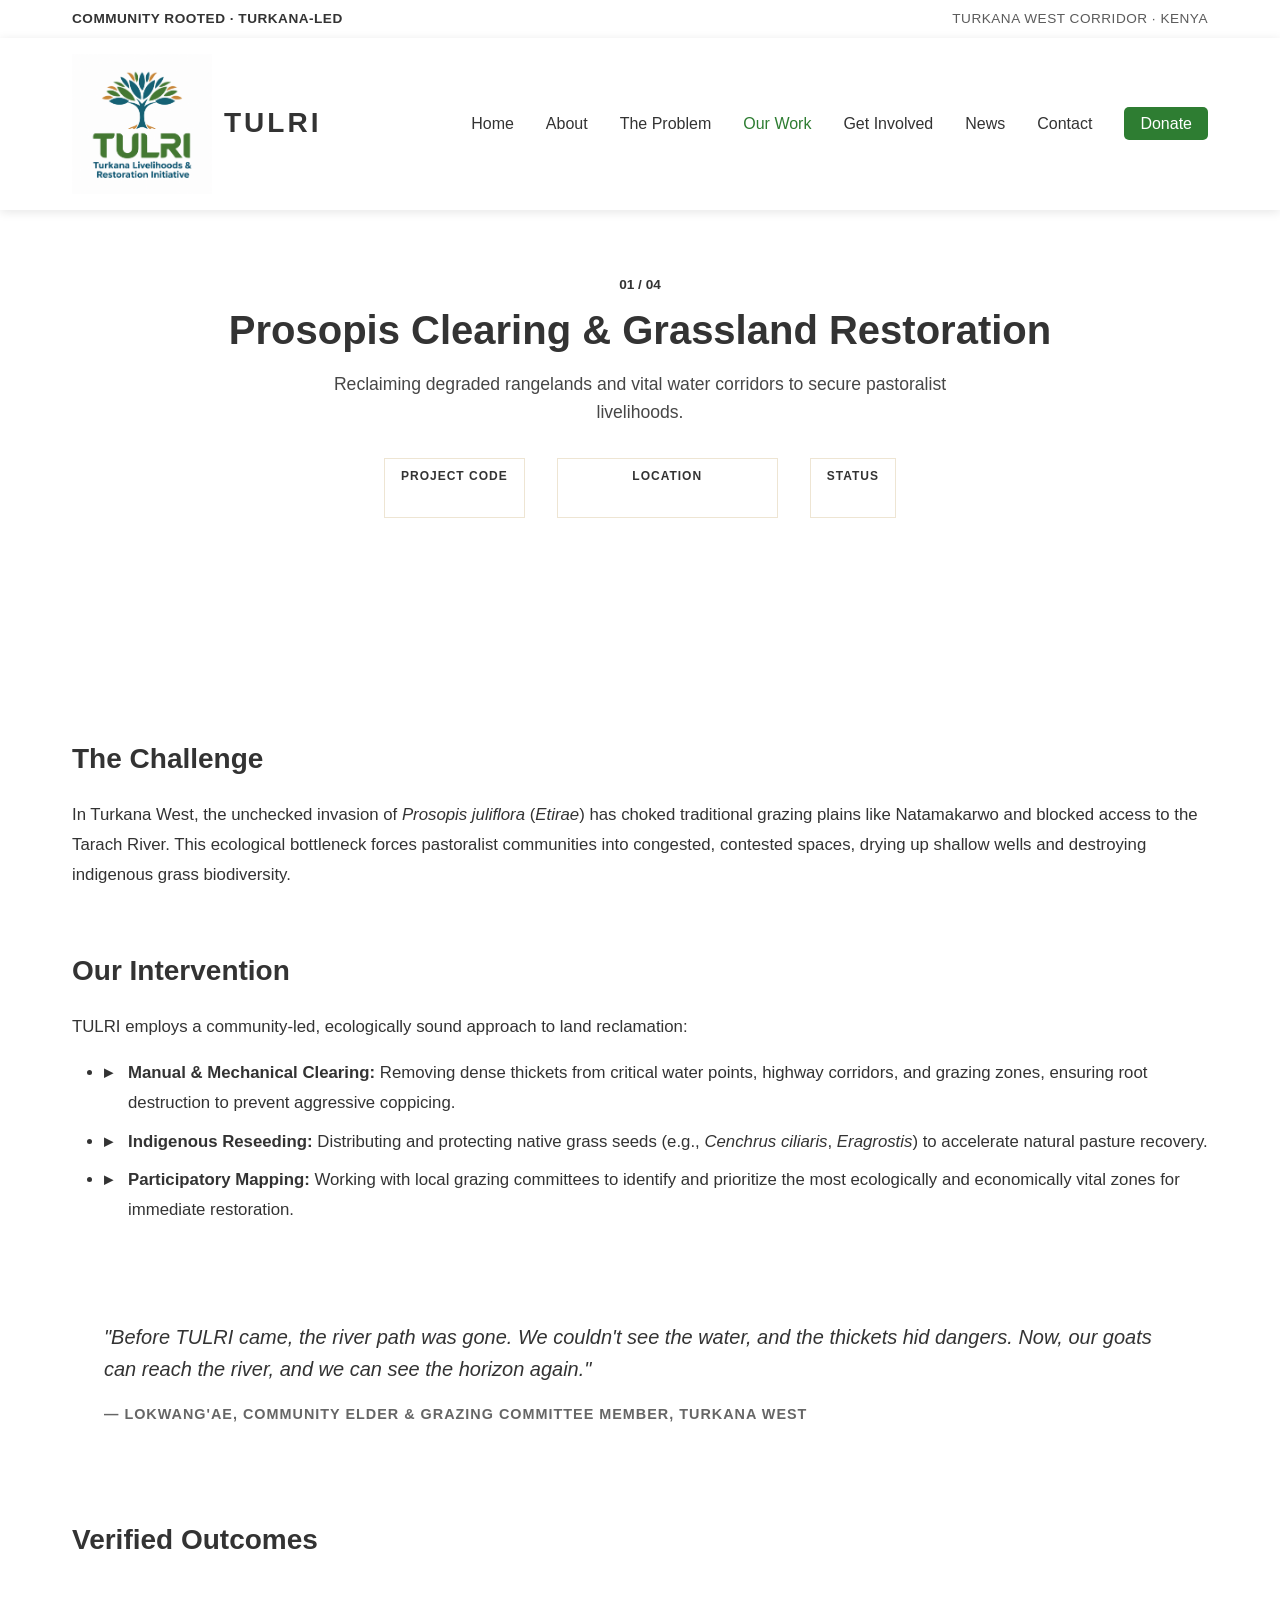
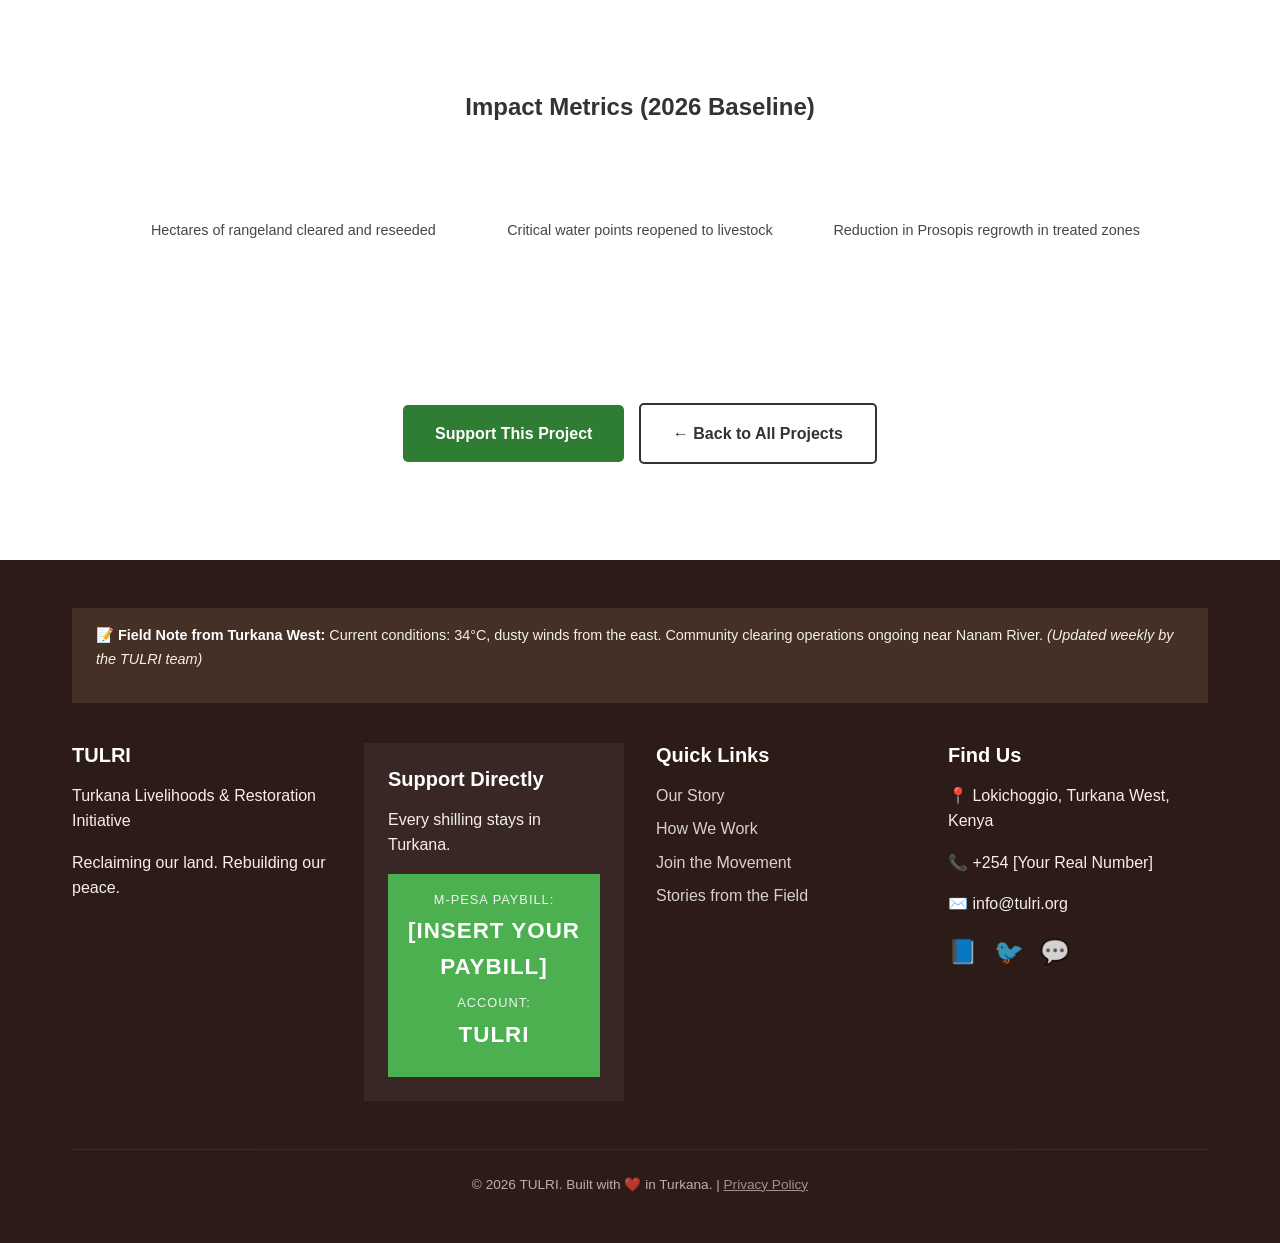
<file: project-03-peace.html>
<!DOCTYPE html>
<html lang="en">
<head>
    <meta charset="UTF-8">
    <meta name="viewport" content="width=device-width, initial-scale=1.0">
    <title>Land Restoration - TULRI</title>
    <meta name="description" content="TULRI's land restoration project clearing Prosopis and reseeding indigenous grasses in Turkana West.">
    
    <link rel="preconnect" href="https://fonts.googleapis.com">
    <link rel="preconnect" href="https://fonts.gstatic.com" crossorigin>
    <link href="https://fonts.googleapis.com/css2?family=Lora:ital,wght@0,400;0,600;0,700;1,400&family=Nunito+Sans:wght@400;600;700&display=swap" rel="stylesheet">
    
    <link rel="stylesheet" href="css/style.css">
    <link rel="stylesheet" href="css/components.css">
    <link rel="stylesheet" href="css/responsive.css">
</head>
<body>
    
    <!-- IDENTITY BAR -->
    <div class="identity-bar">
        <div class="container">
            <span class="identity-badge">COMMUNITY ROOTED · TURKANA-LED</span>
            <span class="identity-location">TURKANA WEST CORRIDOR · KENYA</span>
        </div>
    </div>

    <!-- HEADER (Same as index.html) -->
    <header class="site-header">
        <div class="container">
            <a href="index.html" class="logo">
                <img src="images/logo/tulri-logo.png" alt="TULRI Logo">
                <span class="logo-text">TULRI</span>
            </a>
            <nav class="main-nav">
                <ul>
                    <li><a href="index.html">Home</a></li>
                    <li><a href="about.html">About</a></li>
                    <li><a href="problem.html">The Problem</a></li>
                    <li><a href="work.html" class="active">Our Work</a></li>
                    <li><a href="get-involved.html">Get Involved</a></li>
                    <li><a href="blog.html">News</a></li>
                    <li><a href="contact.html">Contact</a></li>
                    <li><a href="donate.html" class="btn-donate">Donate</a></li>
                </ul>
            </nav>
            <button class="mobile-menu-toggle" aria-label="Toggle menu"><span></span><span></span><span></span></button>
        </div>
    </header>

    <!-- PROJECT HERO -->
    <section class="project-hero">
        <div class="container">
            <div class="thematic-number" style="color: var(--color-sand); margin-bottom: 10px;">01 / 04</div>
            <h1>Prosopis Clearing & Grassland Restoration</h1>
            <p style="max-width: 700px; margin: 0 auto; font-size: 1.1rem; opacity: 0.9;">Reclaiming degraded rangelands and vital water corridors to secure pastoralist livelihoods.</p>
            
            <div class="project-meta">
                <div class="meta-item">
                    <span class="meta-label">Project Code</span>
                    <span class="meta-value">TL-2026-001</span>
                </div>
                <div class="meta-item">
                    <span class="meta-label">Location</span>
                    <span class="meta-value">Tarach River & Natamakarwo</span>
                </div>
                <div class="meta-item">
                    <span class="meta-label">Status</span>
                    <span class="meta-value">Active</span>
                </div>
            </div>
        </div>
    </section>

    <!-- PROJECT CONTENT -->
    <section class="project-content">
        <div class="container">
            
            <h2>The Challenge</h2>
            <p>In Turkana West, the unchecked invasion of <em>Prosopis juliflora</em> (<em>Etirae</em>) has choked traditional grazing plains like Natamakarwo and blocked access to the Tarach River. This ecological bottleneck forces pastoralist communities into congested, contested spaces, drying up shallow wells and destroying indigenous grass biodiversity.</p>

            <h2>Our Intervention</h2>
            <p>TULRI employs a community-led, ecologically sound approach to land reclamation:</p>
            <ul>
                <li><strong>Manual & Mechanical Clearing:</strong> Removing dense thickets from critical water points, highway corridors, and grazing zones, ensuring root destruction to prevent aggressive coppicing.</li>
                <li><strong>Indigenous Reseeding:</strong> Distributing and protecting native grass seeds (e.g., <em>Cenchrus ciliaris</em>, <em>Eragrostis</em>) to accelerate natural pasture recovery.</li>
                <li><strong>Participatory Mapping:</strong> Working with local grazing committees to identify and prioritize the most ecologically and economically vital zones for immediate restoration.</li>
            </ul>

            <!-- COMMUNITY VOICE -->
            <div class="community-voice">
                <blockquote>
                    "Before TULRI came, the river path was gone. We couldn't see the water, and the thickets hid dangers. Now, our goats can reach the river, and we can see the horizon again."
                </blockquote>
                <cite>— Lokwang'ae, Community Elder & Grazing Committee Member, Turkana West</cite>
            </div>

            <h2>Verified Outcomes</h2>
            <div class="project-outcomes">
                <h3>Impact Metrics (2026 Baseline)</h3>
                <div class="outcomes-grid">
                    <div class="outcome-box">
                        <span class="metric">500+</span>
                        <span class="description">Hectares of rangeland cleared and reseeded</span>
                    </div>
                    <div class="outcome-box">
                        <span class="metric">12</span>
                        <span class="description">Critical water points reopened to livestock</span>
                    </div>
                    <div class="outcome-box">
                        <span class="metric">85%</span>
                        <span class="description">Reduction in Prosopis regrowth in treated zones</span>
                    </div>
                </div>
            </div>

            <div style="text-align: center; margin-top: var(--spacing-xl);">
                <a href="get-involved.html" class="btn btn-primary">Support This Project</a>
                <a href="work.html" class="btn btn-secondary" style="color: var(--color-bark); border-color: var(--color-bark); margin-left: 10px;">← Back to All Projects</a>
            </div>

        </div>
    </section>

    <!-- FOOTER (Same as index.html) -->
    <footer class="site-footer">
    <div class="container">
        <!-- NEW: Human Field Note -->
        <div class="footer-field-note">
            <p>📝 <strong>Field Note from Turkana West:</strong> <span id="field-update">Current conditions: 34°C, dusty winds from the east. Community clearing operations ongoing near Nanam River.</span> <em>(Updated weekly by the TULRI team)</em></p>
        </div>

        <div class="grid grid-4">
            <div class="footer-col">
                <h4>TULRI</h4>
                <p>Turkana Livelihoods & Restoration Initiative</p>
                <p class="tagline">Reclaiming our land. Rebuilding our peace.</p>
            </div>
            
            <!-- NEW: Prominent M-Pesa -->
            <div class="footer-col mpesa-highlight">
                <h4>Support Directly</h4>
                <p>Every shilling stays in Turkana.</p>
                <div class="mpesa-box">
                    <span class="mpesa-label">M-Pesa Paybill:</span>
                    <span class="mpesa-number">[INSERT YOUR PAYBILL]</span>
                    <span class="mpesa-label">Account:</span>
                    <span class="mpesa-number">TULRI</span>
                </div>
            </div>

            <div class="footer-col">
                <h4>Quick Links</h4>
                <ul>
                    <li><a href="about.html">Our Story</a></li>
                    <li><a href="work.html">How We Work</a></li>
                    <li><a href="get-involved.html">Join the Movement</a></li>
                    <li><a href="blog.html">Stories from the Field</a></li>
                </div>

            <div class="footer-col">
                <h4>Find Us</h4>
                <p>📍 Lokichoggio, Turkana West, Kenya</p>
                <p>📞 +254 [Your Real Number]</p>
                <p>✉️ info@tulri.org</p>
                <div class="social-links" style="margin-top: 1rem;">
                    <a href="#" aria-label="Facebook">📘</a>
                    <a href="#" aria-label="Twitter">🐦</a>
                    <a href="#" aria-label="WhatsApp">💬</a>
                </div>
            </div>
        </div>

        <div class="footer-bottom">
            <p>&copy; 2026 TULRI. Built with ❤️ in Turkana. | <a href="#">Privacy Policy</a></p>
        </div>
    </div>
</footer>

    <script src="js/main.js"></script>
</body>
</html>
</file>
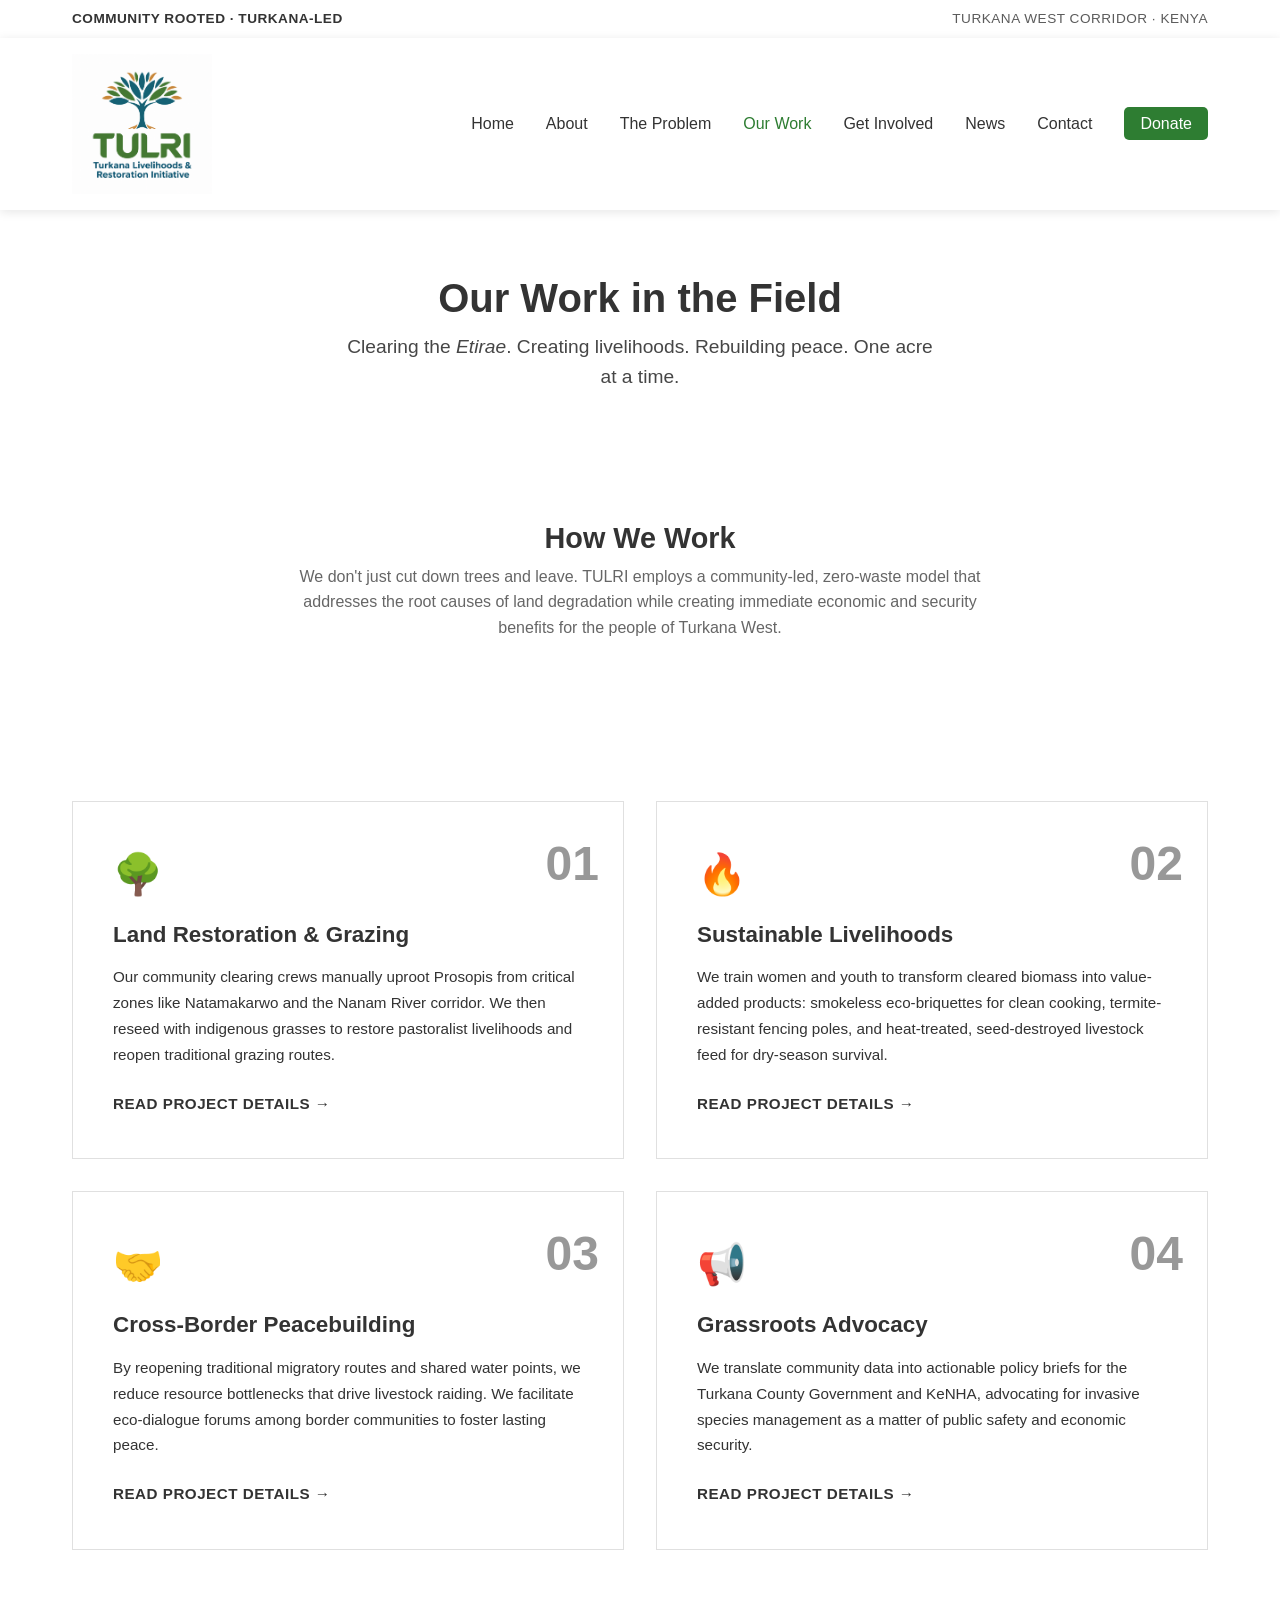
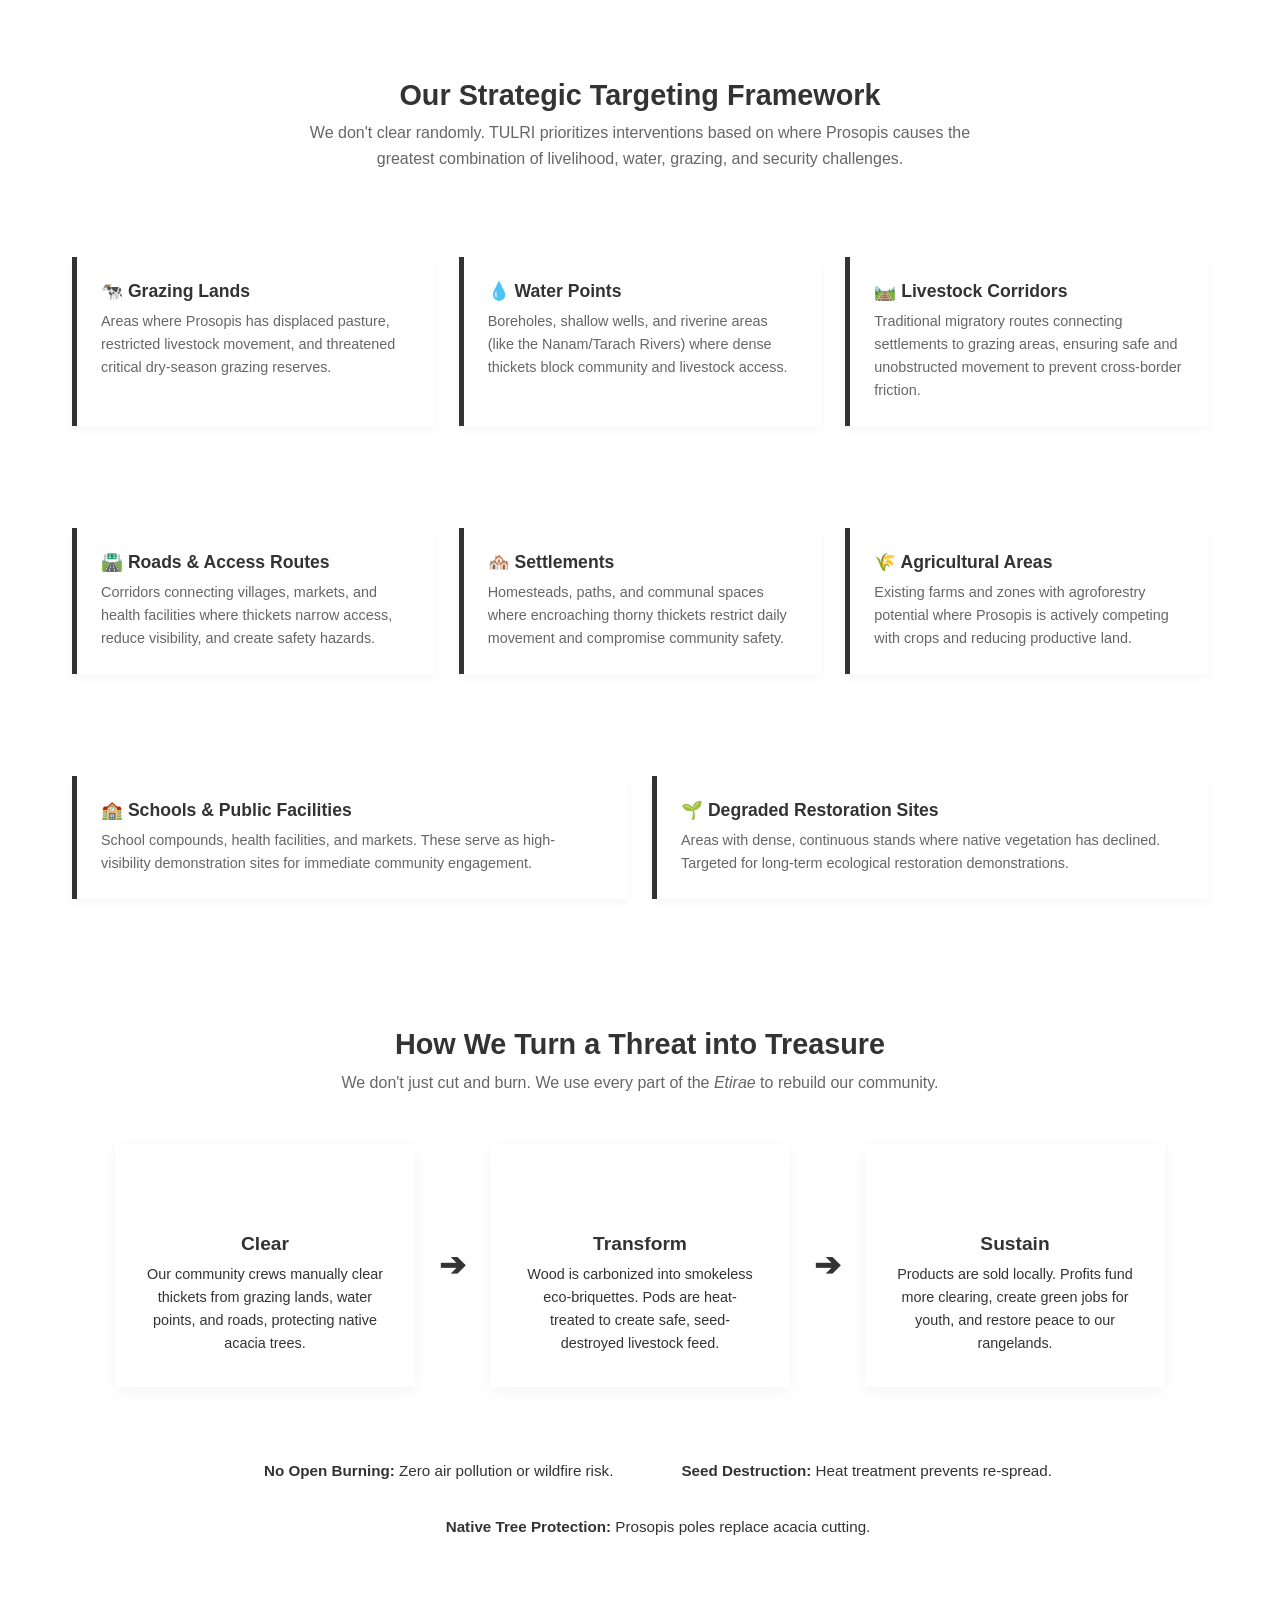
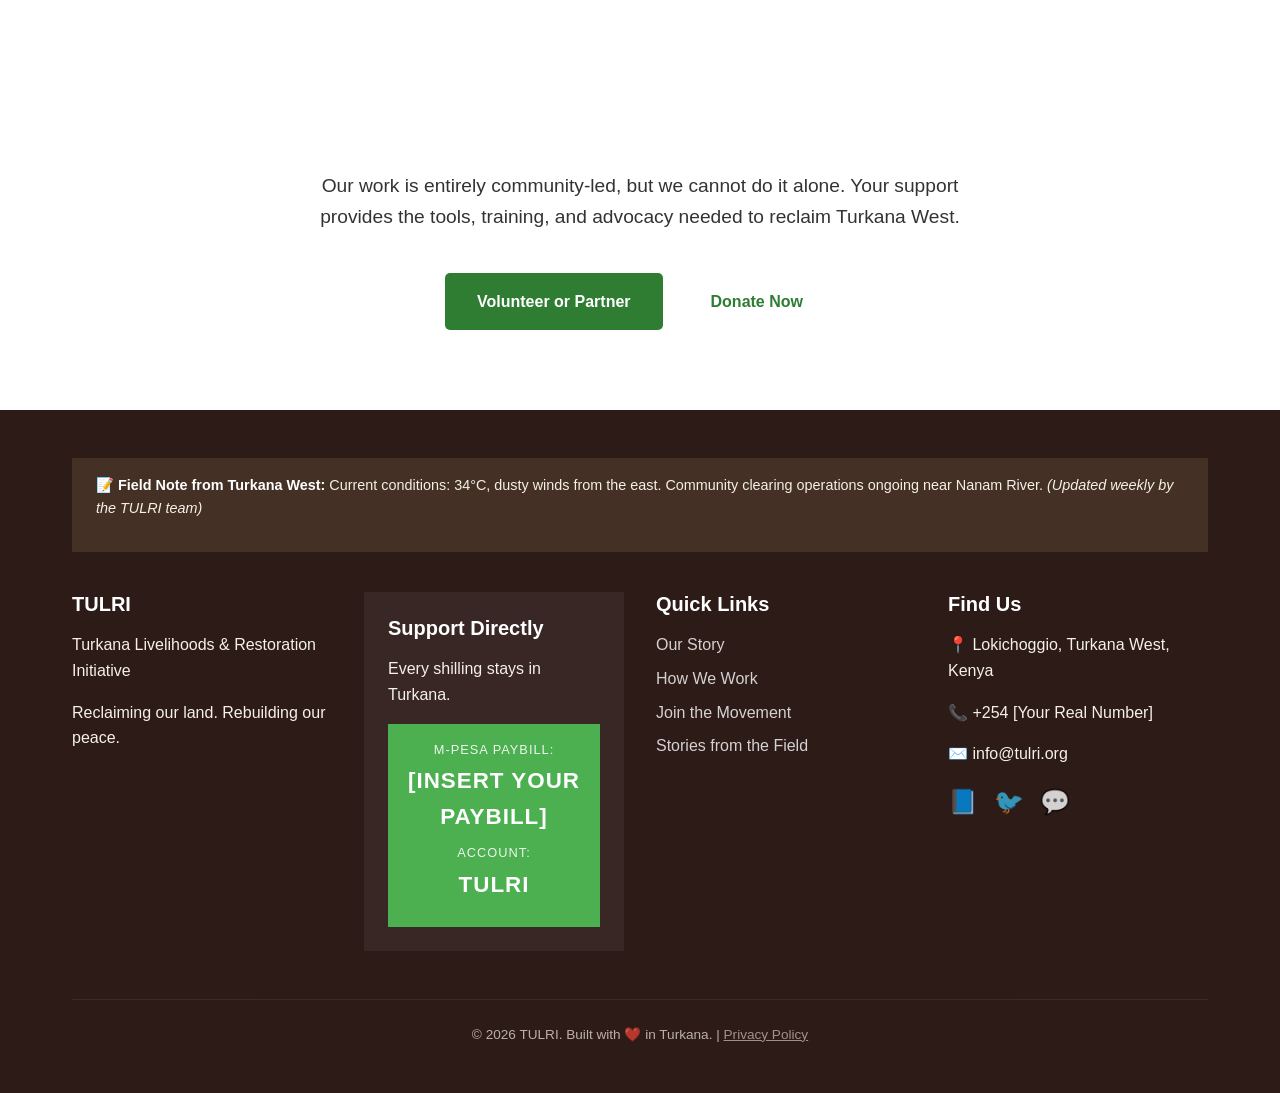
<file: work.html>
<!DOCTYPE html>
<html lang="en">
<head>
    <meta charset="UTF-8">
    <meta name="viewport" content="width=device-width, initial-scale=1.0">
    
    <title>TULRI - Restoring Land, Securing Livelihoods in Turkana</title>
    <meta name="description" content="TULRI clears Prosopis from grazing lands, water points, roads, and farms in Turkana West to secure livelihoods and rebuild peace.">

    <!-- Google Fonts: Lora + Nunito Sans -->
    <link rel="preconnect" href="https://fonts.googleapis.com">
    <link rel="preconnect" href="https://fonts.gstatic.com" crossorigin>
    <link href="https://fonts.googleapis.com/css2?family=Lora:ital,wght@0,400;0,600;0,700;1,400&family=Nunito+Sans:wght@400;600;700&display=swap" rel="stylesheet">
    
    <link rel="icon" type="image/png" href="images/logo/tulri-logo.png">
    
    <link rel="stylesheet" href="css/style.css">
    <link rel="stylesheet" href="css/components.css">
    <link rel="stylesheet" href="css/responsive.css">
</head>
<body>
    
    <!-- TOP IDENTITY BAR -->
    <div class="identity-bar">
        <div class="container">
            <span class="identity-badge">COMMUNITY ROOTED · TURKANA-LED</span>
            <span class="identity-location">TURKANA WEST CORRIDOR · KENYA</span>
        </div>
    </div>

    <!-- HEADER -->
    <header class="site-header">
        <div class="container">
            <a href="index.html" class="logo">
                <img src="images/logo/tulri-logo.png" alt="TULRI Logo">
               
            </a>
            <nav class="main-nav">
                <ul>
                    <li><a href="index.html">Home</a></li>
                    <li><a href="about.html">About</a></li>
                    <li><a href="problem.html">The Problem</a></li>
                    <li><a href="work.html" class="active">Our Work</a></li>
                    <li><a href="get-involved.html">Get Involved</a></li>
                    <li><a href="blog.html">News</a></li>
                    <li><a href="contact.html">Contact</a></li>
                    <li><a href="donate.html" class="btn-donate">Donate</a></li>
                </ul>
            </nav>
            <button class="mobile-menu-toggle" aria-label="Toggle menu"><span></span><span></span><span></span></button>
        </div>
    </header>

    <!-- HERO SECTION -->
        <!-- HERO SECTION -->
    <section class="page-hero work-hero">
        <div class="container">
            <h1>Our Work in the Field</h1>
            <p>Clearing the <em>Etirae</em>. Creating livelihoods. Rebuilding peace. One acre at a time.</p>
        </div>
    </section>

    <!-- INTRODUCTION -->
    <section class="section intro-section">
        <div class="container">
            <div class="intro-text">
                <h2 class="zone-title center-title">How We Work</h2>
                <p class="zone-subtitle">
                    We don't just cut down trees and leave. TULRI employs a community-led, zero-waste model that addresses 
                    the root causes of land degradation while creating immediate economic and security benefits for the people of Turkana West.
                </p>
            </div>
        </div>
    </section>

    <!-- THE 4 PILLARS OF OUR WORK -->
    <section class="section pillars-section">
        <div class="container">
            <div class="pillars-grid">
                
                <!-- Pillar 1 -->
                <article class="pillar-card">
                    <div class="pillar-number">01</div>
                    <div class="pillar-icon">🌳</div>
                    <h3>Land Restoration & Grazing</h3>
                    <p>Our community clearing crews manually uproot Prosopis from critical zones like Natamakarwo and the Nanam River corridor. We then reseed with indigenous grasses to restore pastoralist livelihoods and reopen traditional grazing routes.</p>
                    <a href="project-01-restoration.html" class="read-project-btn">Read Project Details →</a>
                </article>

                <!-- Pillar 2 -->
                <article class="pillar-card">
                    <div class="pillar-number">02</div>
                    <div class="pillar-icon">🔥</div>
                    <h3>Sustainable Livelihoods</h3>
                    <p>We train women and youth to transform cleared biomass into value-added products: smokeless eco-briquettes for clean cooking, termite-resistant fencing poles, and heat-treated, seed-destroyed livestock feed for dry-season survival.</p>
                    <a href="project-02-livelihoods.html" class="read-project-btn">Read Project Details →</a>
                </article>

                <!-- Pillar 3 -->
                <article class="pillar-card">
                    <div class="pillar-number">03</div>
                    <div class="pillar-icon">🤝</div>
                    <h3>Cross-Border Peacebuilding</h3>
                    <p>By reopening traditional migratory routes and shared water points, we reduce resource bottlenecks that drive livestock raiding. We facilitate eco-dialogue forums among border communities to foster lasting peace.</p>
                    <a href="project-03-peace.html" class="read-project-btn">Read Project Details →</a>
                </article>

                <!-- Pillar 4 -->
                <article class="pillar-card">
                    <div class="pillar-number">04</div>
                    <div class="pillar-icon">📢</div>
                    <h3>Grassroots Advocacy</h3>
                    <p>We translate community data into actionable policy briefs for the Turkana County Government and KeNHA, advocating for invasive species management as a matter of public safety and economic security.</p>
                    <a href="project-04-advocacy.html" class="read-project-btn">Read Project Details →</a>
                </article>

            </div>
        </div>
    </section>

    <!-- STRATEGIC TARGETING FRAMEWORK -->
    <section class="section targeting-zone">
        <div class="container">
            <h2 class="zone-title center-title">Our Strategic Targeting Framework</h2>
            <p class="zone-subtitle">We don't clear randomly. TULRI prioritizes interventions based on where Prosopis causes the greatest combination of livelihood, water, grazing, and security challenges.</p>
            
            <!-- Tier 1: Very High Priority -->
            <div class="priority-tier">
                <div class="tier-badge tier-very-high">Very High Priority</div>
                <div class="tier-grid">
                    <div class="target-card" style="border-left-color: var(--color-sunset);">
                        <h4>🐄 Grazing Lands</h4>
                        <p>Areas where Prosopis has displaced pasture, restricted livestock movement, and threatened critical dry-season grazing reserves.</p>
                    </div>
                    <div class="target-card" style="border-left-color: var(--color-sunset);">
                        <h4>💧 Water Points</h4>
                        <p>Boreholes, shallow wells, and riverine areas (like the Nanam/Tarach Rivers) where dense thickets block community and livestock access.</p>
                    </div>
                    <div class="target-card" style="border-left-color: var(--color-sunset);">
                        <h4>🛤️ Livestock Corridors</h4>
                        <p>Traditional migratory routes connecting settlements to grazing areas, ensuring safe and unobstructed movement to prevent cross-border friction.</p>
                    </div>
                </div>
            </div>

            <!-- Tier 2: High Priority -->
            <div class="priority-tier">
                <div class="tier-badge tier-high">High Priority</div>
                <div class="tier-grid">
                    <div class="target-card" style="border-left-color: var(--color-earth);">
                        <h4>🛣️ Roads & Access Routes</h4>
                        <p>Corridors connecting villages, markets, and health facilities where thickets narrow access, reduce visibility, and create safety hazards.</p>
                    </div>
                    <div class="target-card" style="border-left-color: var(--color-earth);">
                        <h4>🏘️ Settlements</h4>
                        <p>Homesteads, paths, and communal spaces where encroaching thorny thickets restrict daily movement and compromise community safety.</p>
                    </div>
                    <div class="target-card" style="border-left-color: var(--color-earth);">
                        <h4>🌾 Agricultural Areas</h4>
                        <p>Existing farms and zones with agroforestry potential where Prosopis is actively competing with crops and reducing productive land.</p>
                    </div>
                </div>
            </div>

            <!-- Tier 3: Medium Priority -->
            <div class="priority-tier">
                <div class="tier-badge tier-medium">Medium Priority</div>
                <div class="tier-grid">
                    <div class="target-card" style="border-left-color: var(--color-water);">
                        <h4>🏫 Schools & Public Facilities</h4>
                        <p>School compounds, health facilities, and markets. These serve as high-visibility demonstration sites for immediate community engagement.</p>
                    </div>
                    <div class="target-card" style="border-left-color: var(--color-water);">
                        <h4>🌱 Degraded Restoration Sites</h4>
                        <p>Areas with dense, continuous stands where native vegetation has declined. Targeted for long-term ecological restoration demonstrations.</p>
                    </div>
                </div>
            </div>

        </div>
    </section>

    <!-- THE CIRCULAR BIOECONOMY PROCESS -->
    <section class="section bioeconomy-section">
        <div class="container">
            <h2 class="zone-title center-title">How We Turn a Threat into Treasure</h2>
            <p class="zone-subtitle">We don't just cut and burn. We use every part of the <em>Etirae</em> to rebuild our community.</p>
            
            <div class="bio-cycle">
                <div class="cycle-step">
                    <div class="step-number">1</div>
                    <h3>Clear</h3>
                    <p>Our community crews manually clear thickets from grazing lands, water points, and roads, protecting native acacia trees.</p>
                </div>
                
                <div class="cycle-arrow">➔</div>
                
                <div class="cycle-step">
                    <div class="step-number">2</div>
                    <h3>Transform</h3>
                    <p>Wood is carbonized into smokeless eco-briquettes. Pods are heat-treated to create safe, seed-destroyed livestock feed.</p>
                </div>
                
                <div class="cycle-arrow">➔</div>
                
                <div class="cycle-step">
                    <div class="step-number">3</div>
                    <h3>Sustain</h3>
                    <p>Products are sold locally. Profits fund more clearing, create green jobs for youth, and restore peace to our rangelands.</p>
                </div>
            </div>

            <div class="process-benefits">
                <div class="benefit-item">
                    <span class="check-icon">✓</span>
                    <span><strong>No Open Burning:</strong> Zero air pollution or wildfire risk.</span>
                </div>
                <div class="benefit-item">
                    <span class="check-icon">✓</span>
                    <span><strong>Seed Destruction:</strong> Heat treatment prevents re-spread.</span>
                </div>
                <div class="benefit-item">
                    <span class="check-icon">✓</span>
                    <span><strong>Native Tree Protection:</strong> Prosopis poles replace acacia cutting.</span>
                </div>
            </div>
        </div>
    </section>

    <!-- CALL TO ACTION -->
    <section class="section cta-final-section">
        <div class="container cta-final-content">
            <h2>Be Part of the Solution</h2>
            <p>Our work is entirely community-led, but we cannot do it alone. Your support provides the tools, training, and advocacy needed to reclaim Turkana West.</p>
            <div class="hero-buttons" style="justify-content: center;">
                <a href="get-involved.html" class="btn btn-primary">Volunteer or Partner</a>
                <a href="donate.html" class="btn btn-outline-light">Donate Now</a>
            </div>
        </div>
    </section>

    <footer class="site-footer">
    <div class="container">
        <!-- NEW: Human Field Note -->
        <div class="footer-field-note">
            <p>📝 <strong>Field Note from Turkana West:</strong> <span id="field-update">Current conditions: 34°C, dusty winds from the east. Community clearing operations ongoing near Nanam River.</span> <em>(Updated weekly by the TULRI team)</em></p>
        </div>

        <div class="grid grid-4">
            <div class="footer-col">
                <h4>TULRI</h4>
                <p>Turkana Livelihoods & Restoration Initiative</p>
                <p class="tagline">Reclaiming our land. Rebuilding our peace.</p>
            </div>
            
            <!-- NEW: Prominent M-Pesa -->
            <div class="footer-col mpesa-highlight">
                <h4>Support Directly</h4>
                <p>Every shilling stays in Turkana.</p>
                <div class="mpesa-box">
                    <span class="mpesa-label">M-Pesa Paybill:</span>
                    <span class="mpesa-number">[INSERT YOUR PAYBILL]</span>
                    <span class="mpesa-label">Account:</span>
                    <span class="mpesa-number">TULRI</span>
                </div>
            </div>

            <div class="footer-col">
                <h4>Quick Links</h4>
                <ul>
                    <li><a href="about.html">Our Story</a></li>
                    <li><a href="work.html">How We Work</a></li>
                    <li><a href="get-involved.html">Join the Movement</a></li>
                    <li><a href="blog.html">Stories from the Field</a></li>
                </div>

            <div class="footer-col">
                <h4>Find Us</h4>
                <p>📍 Lokichoggio, Turkana West, Kenya</p>
                <p>📞 +254 [Your Real Number]</p>
                <p>✉️ info@tulri.org</p>
                <div class="social-links" style="margin-top: 1rem;">
                    <a href="#" aria-label="Facebook">📘</a>
                    <a href="#" aria-label="Twitter">🐦</a>
                    <a href="#" aria-label="WhatsApp">💬</a>
                </div>
            </div>
        </div>

        <div class="footer-bottom">
            <p>&copy; 2026 TULRI. Built with ❤️ in Turkana. | <a href="#">Privacy Policy</a></p>
        </div>
    </div>
</footer>
</body>
</html>
</file>
<file: css/style.css>
html {
    scroll-behavior: smooth;
}
/* ===================================
   CSS VARIABLES (Brand Identity)
   Change these to update your entire site's colors
   =================================== */
:root {
    /* Brand Colors */
    --color-primary: #2E7D32;      /* Earth Green - restoration */
    --color-secondary: #0277BD;    /* Turkana Blue - water */
    --color-accent: #5D4037;       /* Warm Ochre - land */
    --color-warning: #F57C00;      /* For alerts */
    
    /* Neutral Colors */
    --color-text: #333333;
    --color-text-light: #666666;
    --color-background: #FFFFFF;
    --color-background-alt: #F5F5F5;
    --color-border: #E0E0E0;
    
    /* Typography */
    --font-heading: 'Montserrat', 'Arial', sans-serif;
    --font-body: 'Open Sans', 'Arial', sans-serif;
    
    /* Spacing */
    --spacing-xs: 0.5rem;
    --spacing-sm: 1rem;
    --spacing-md: 2rem;
    --spacing-lg: 4rem;
    --spacing-xl: 6rem;
    
    /* Container width */
    --container-max: 1200px;
    
    /* Transitions */
    --transition: all 0.3s ease;
}

/* ===================================
   RESET & BASE STYLES
   =================================== */
* {
    margin: 0;
    padding: 0;
    box-sizing: border-box;
}

html {
    scroll-behavior: smooth;
    font-size: 16px;
}

body {
    font-family: var(--font-body);
    color: var(--color-text);
    line-height: 1.6;
    background-color: var(--color-background);
}

/* ===================================
   TYPOGRAPHY
   =================================== */
h1, h2, h3, h4, h5, h6 {
    font-family: var(--font-heading);
    font-weight: 700;
    line-height: 1.2;
    margin-bottom: var(--spacing-sm);
    color: var(--color-text);
}

h1 { font-size: 2.5rem; }
h2 { font-size: 2rem; }
h3 { font-size: 1.5rem; }
h4 { font-size: 1.25rem; }

p {
    margin-bottom: var(--spacing-sm);
}

a {
    color: var(--color-primary);
    text-decoration: none;
    transition: var(--transition);
}

a:hover {
    color: var(--color-secondary);
}

img {
    max-width: 100%;
    height: auto;
    display: block;
}

/* ===================================
   LAYOUT UTILITIES
   =================================== */
.container {
    max-width: var(--container-max);
    margin: 0 auto;
    padding: 0 var(--spacing-md);
}

.section {
    padding: var(--spacing-xl) 0;
}

.section-title {
    text-align: center;
    margin-bottom: var(--spacing-lg);
    color: var(--color-primary);
}

.grid {
    display: grid;
    gap: var(--spacing-md);
}

.grid-2 { grid-template-columns: repeat(2, 1fr); }
.grid-3 { grid-template-columns: repeat(3, 1fr); }
.grid-4 { grid-template-columns: repeat(4, 1fr); }

/* ===================================
   HEADER & NAVIGATION
   =================================== */
.site-header {
    background-color: var(--color-background);
    box-shadow: 0 2px 10px rgba(0, 0, 0, 0.1);
    position: sticky;
    top: 0;
    z-index: 1000;
}

.site-header .container {
    display: flex;
    justify-content: space-between;
    align-items: center;
    padding: var(--spacing-sm) var(--spacing-md);
}
.logo {
    display: flex;
    align-items: center;
    gap: 0.75rem;  /* Increased space between image and text */
    font-family: var(--font-heading);
    font-size: 1.75rem;  /* Larger text */
    font-weight: 700;
    color: var(--color-bark);
    border-bottom: none;
    text-decoration: none;
    white-space: nowrap;  /* Prevents text from wrapping */
}


.logo img {
    height: 140px;  /* Increased from 45px to 70px */
    width: auto;
    max-width: 360px;  /* Prevents it from being too wide */
}

.logo-text {
    letter-spacing: 3px;  /* More spacing for better readability */
    color: var(--color-bark);
}

.main-nav ul {
    display: flex;
    list-style: none;
    gap: var(--spacing-md);
    align-items: center;
}

.main-nav a {
    color: var(--color-text);
    font-weight: 500;
    padding: var(--spacing-xs) 0;
    position: relative;
}

.main-nav a:hover,
.main-nav a.active {
    color: var(--color-primary);
}

.main-nav a.active::after {
    content: '';
    position: absolute;
    bottom: -5px;
    left: 0;
    right: 0;
    height: 3px;
    background-color: var(--color-primary);
}

.btn-donate {
    background-color: var(--color-primary);
    color: white !important;
    padding: var(--spacing-xs) var(--spacing-sm) !important;
    border-radius: 5px;
}

.btn-donate:hover {
    background-color: var(--color-accent);
    color: white !important;
}

/* Mobile menu toggle - hidden on desktop */
.mobile-menu-toggle {
    display: none;
    flex-direction: column;
    gap: 5px;
    background: none;
    border: none;
    cursor: pointer;
}

.mobile-menu-toggle span {
    width: 25px;
    height: 3px;
    background-color: var(--color-text);
    transition: var(--transition);
}

/* ===================================
   HERO SECTION
   =================================== */
/* HERO SECTION */
.hero {
    position: relative;
    height: 600px;
    background-image: url('../images/hero/homepage.jpg');
    background-size: cover;
    background-position: center;
    display: flex;
    align-items: center;
    justify-content: center;
    text-align: center;
    color: white;
    /* Optional: Uncomment to brighten the image */
    /* filter: brightness(1.15); */
}

.hero-overlay {
    position: absolute;
    top: 0;
    left: 0;
    right: 0;
    bottom: 0;
    /* Lighter overlay - change 0.3 to 0.2 or 0.4 as needed */
    background-color: rgba(0, 0, 0, 0.3);
}

.hero-content {
    position: relative;
    z-index: 1;
    max-width: 800px;
    padding: var(--spacing-md);
}

.hero h1 {
    color: white;
    font-size: 3rem;
    margin-bottom: var(--spacing-sm);
    /* Text shadow for better readability */
    text-shadow: 2px 2px 8px rgba(0, 0, 0, 0.7);
}

.hero-subtitle {
    font-size: 1.25rem;
    margin-bottom: var(--spacing-md);
    /* Text shadow for better readability */
    text-shadow: 1px 1px 4px rgba(0, 0, 0, 0.7);
}

.hero-buttons {
    display: flex;
    gap: var(--spacing-sm);
    justify-content: center;
    flex-wrap: wrap;
}

/* ===================================
   BUTTONS
   =================================== */
.btn {
    display: inline-block;
    padding: var(--spacing-sm) var(--spacing-md);
    border-radius: 5px;
    font-weight: 600;
    text-align: center;
    cursor: pointer;
    transition: var(--transition);
    border: none;
    font-size: 1rem;
}

.btn-primary {
    background-color: var(--color-primary);
    color: white;
}

.btn-primary:hover {
    background-color: var(--color-accent);
    color: white;
    transform: translateY(-2px);
}

.btn-secondary {
    background-color: transparent;
    color: white;
    border: 2px solid white;
}

.btn-secondary:hover {
    background-color: white;
    color: var(--color-primary);
}

/* ===================================
   CARDS
   =================================== */
.card {
    background-color: var(--color-background);
    padding: var(--spacing-md);
    border-radius: 10px;
    box-shadow: 0 2px 10px rgba(0, 0, 0, 0.1);
    text-align: center;
    transition: var(--transition);
}

.card:hover {
    transform: translateY(-5px);
    box-shadow: 0 5px 20px rgba(0, 0, 0, 0.15);
}

.card-icon {
    font-size: 3rem;
    margin-bottom: var(--spacing-sm);
}

/* ===================================
   STATS SECTION
   =================================== */
.stats-section {
    background-color: var(--color-primary);
    color: white;
}

.stats-section .section-title {
    color: white;
}

.stat {
    text-align: center;
    padding: var(--spacing-md);
}

.stat-number {
    font-size: 3rem;
    font-weight: 700;
    color: white;
    margin-bottom: var(--spacing-xs);
}

.stat-label {
    font-size: 1rem;
    opacity: 0.9;
}

/* ===================================
   BLOG CARDS
   =================================== */
.blog-card {
    background-color: var(--color-background);
    border-radius: 10px;
    overflow: hidden;
    box-shadow: 0 2px 10px rgba(0, 0, 0, 0.1);
    transition: var(--transition);
}

.blog-card:hover {
    transform: translateY(-5px);
}

.blog-card img {
    width: 100%;
    height: 200px;
    object-fit: cover;
}

.blog-card-content {
    padding: var(--spacing-md);
}

.blog-date {
    color: var(--color-text-light);
    font-size: 0.875rem;
}

.read-more {
    display: inline-block;
    margin-top: var(--spacing-sm);
    font-weight: 600;
    color: var(--color-primary);
}

/* ===================================
   FOOTER
   =================================== */
.site-footer {
    background-color: var(--color-accent);
    color: white;
    padding: var(--spacing-lg) 0 var(--spacing-md);
}

.site-footer h4 {
    color: white;
    margin-bottom: var(--spacing-sm);
}

.site-footer a {
    color: white;
    opacity: 0.8;
}

.site-footer a:hover {
    opacity: 1;
}

.footer-col ul {
    list-style: none;
}

.footer-col ul li {
    margin-bottom: var(--spacing-xs);
}

.social-links {
    display: flex;
    gap: var(--spacing-sm);
    font-size: 1.5rem;
}

.footer-bottom {
    margin-top: var(--spacing-lg);
    padding-top: var(--spacing-md);
    border-top: 1px solid rgba(255, 255, 255, 0.2);
    text-align: center;
    font-size: 0.875rem;
}

/* ===================================
   IDENTITY BAR (MAZIDO-inspired)
   =================================== */
.identity-bar {
    background-color: var(--color-bark);
    color: var(--color-sand);
    padding: var(--spacing-xs) 0;
    font-size: 0.8rem;
    text-transform: uppercase;
    letter-spacing: 2px;
}

.identity-bar .container {
    display: flex;
    justify-content: space-between;
    align-items: center;
}

.identity-badge {
    font-weight: 700;
    color: var(--color-grass);
}

.identity-location {
    color: var(--color-sand);
    opacity: 0.8;
}

/* ===================================
   LEADERSHIP SECTION
   =================================== */
.leadership-section {
    background-color: var(--color-sand);
    padding: var(--spacing-lg) 0;
}

.leadership-card {
    background-color: white;
    padding: var(--spacing-md);
    border-radius: var(--border-radius);
    border-left: 4px solid var(--color-earth);
    text-align: center;
}

.leadership-card .card-icon {
    font-size: 2.5rem;
    margin-bottom: var(--spacing-sm);
}

.leadership-card h3 {
    color: var(--color-bark);
    font-size: 1.25rem;
    margin-bottom: var(--spacing-xs);
}

.leadership-card p {
    color: var(--color-text-light);
    font-size: 0.95rem;
}

/* ===================================
   THEMATIC AREAS SECTION (MAZIDO-style)
   =================================== */
.thematic-section {
    background-color: var(--color-background);
}

.section-subtitle {
    text-align: center;
    max-width: 800px;
    margin: -var(--spacing-md) auto var(--spacing-lg);
    color: var(--color-text-light);
    font-size: 1.05rem;
}

.thematic-grid {
    display: grid;
    grid-template-columns: repeat(2, 1fr);
    gap: var(--spacing-md);
}

.thematic-card {
    background-color: white;
    padding: var(--spacing-md);
    border-radius: var(--border-radius);
    border: 1px solid var(--color-border);
    position: relative;
    transition: var(--transition);
}

.thematic-card:hover {
    transform: translateY(-3px);
    box-shadow: 0 8px 25px rgba(62, 39, 35, 0.1);
    border-color: var(--color-earth);
}

.thematic-number {
    font-family: var(--font-heading);
    font-size: 0.85rem;
    color: var(--color-grass);
    font-weight: 700;
    margin-bottom: var(--spacing-xs);
}

.thematic-category {
    font-size: 0.75rem;
    text-transform: uppercase;
    letter-spacing: 2px;
    color: var(--color-earth);
    font-weight: 700;
    margin-bottom: var(--spacing-sm);
}

.thematic-card h3 {
    color: var(--color-bark);
    font-size: 1.2rem;
    margin-bottom: var(--spacing-sm);
}

.thematic-card p {
    color: var(--color-text-light);
    font-size: 0.95rem;
    line-height: 1.6;
    margin-bottom: var(--spacing-md);
}

.verified-outcome {
    background-color: var(--color-sand);
    padding: var(--spacing-sm);
    border-radius: var(--border-radius);
    margin-bottom: var(--spacing-sm);
}

.outcome-label {
    display: block;
    font-size: 0.7rem;
    text-transform: uppercase;
    letter-spacing: 1px;
    color: var(--color-earth);
    font-weight: 700;
    margin-bottom: var(--spacing-xs);
}

.outcome-metric {
    display: flex;
    align-items: baseline;
    gap: var(--spacing-xs);
    margin-bottom: var(--spacing-xs);
}

.metric-number {
    font-family: var(--font-heading);
    font-size: 2rem;
    font-weight: 700;
    color: var(--color-bark);
}

.metric-text {
    font-size: 0.85rem;
    color: var(--color-text-light);
}

.outcome-code {
    font-size: 0.75rem;
    color: var(--color-text-light);
    opacity: 0.6;
    font-family: monospace;
}

.read-project {
    display: inline-block;
    font-size: 0.9rem;
    font-weight: 700;
    color: var(--color-earth);
    text-transform: uppercase;
    letter-spacing: 0.5px;
    border-bottom: 2px solid transparent;
}

.read-project:hover {
    color: var(--color-sunset);
    border-bottom-color: var(--color-sunset);
}

/* ===================================
   STATS SECTION (Enhanced)
   =================================== */
.stat-detail {
    font-size: 0.8rem;
    color: var(--color-sand);
    opacity: 0.7;
    margin-top: var(--spacing-xs);
}

/* ===================================
   DE-AI HOMEPAGE HERO (Batch 2)
   =================================== */

.hero-home {
    /* IMPORTANT: Replace this URL with a REAL photo from Turkana */
    /* Even a phone photo is better than a stock image */
    .hero-home {
    background-image: linear-gradient(rgba(62, 39, 35, 0.7), rgba(62, 39, 35, 0.8)), 
                      url('../images/homepage.jpg');
    background-size: cover;
    background-position: center;
    background-attachment: fixed;
    min-height: 85vh;
    display: flex;
    align-items: center;
    position: relative;
}

/* Subtle cultural pattern overlay (inspired by Turkana beadwork) */
.hero-pattern-overlay {
    position: absolute;
    top: 0;
    left: 0;
    right: 0;
    bottom: 0;
    background-image: 
        repeating-linear-gradient(45deg, 
            transparent, 
            transparent 10px, 
            rgba(200, 169, 110, 0.03) 10px, 
            rgba(200, 169, 110, 0.03) 20px);
    pointer-events: none;
}

.hero-content {
    position: relative;
    z-index: 2;
}

.hero-tag {
    display: inline-block;
    background-color: var(--color-earth);
    color: white;
    padding: 0.4rem 1rem;
    border-radius: 3px;
    font-size: 0.8rem;
    font-weight: 700;
    letter-spacing: 1.5px;
    text-transform: uppercase;
    margin-bottom: 1.5rem;
}

.hero-home h1 {
    color: white;
    font-size: 3.5rem;
    line-height: 1.2;
    margin-bottom: 1.5rem;
    max-width: 700px;
    text-shadow: 2px 2px 8px rgba(0,0,0,0.3);
}

.hero-home h1 em {
    color: var(--color-grass);
    font-style: italic;
}

.hero-subtitle {
    color: var(--color-sand);
    font-size: 1.3rem;
    line-height: 1.6;
    margin-bottom: 2.5rem;
    max-width: 600px;
    font-weight: 400;
}

.hero-buttons {
    display: flex;
    gap: 1rem;
    flex-wrap: wrap;
}

.btn-outline-light {
    background: transparent;
    border: 2px solid var(--color-sand);
    color: var(--color-sand);
    padding: 0.9rem 2rem;
    border-radius: var(--border-radius);
    text-decoration: none;
    font-weight: 700;
    transition: var(--transition);
}

.btn-outline-light:hover {
    background: var(--color-sand);
    color: var(--color-bark);
}

/* Responsive */
@media (max-width: 768px) {
    .hero-home {
        min-height: 70vh;
        background-attachment: scroll;
    }
    
    .hero-home h1 {
        font-size: 2.2rem;
    }
    
    .hero-subtitle {
        font-size: 1.1rem;
    }
}

/* ===================================
   DE-AI MISSION BLOCK (Batch 2)
   =================================== */

.mission-section {
    background-color: var(--color-parchment);
    padding: 5rem 0;
    position: relative;
}

.mission-content {
    max-width: 800px;
    margin: 0 auto;
}

.mission-text {
    background-color: white;
    padding: 3rem;
    border-radius: var(--border-radius);
    box-shadow: 0 4px 20px rgba(0,0,0,0.05);
    border-left: 5px solid var(--color-earth);
}

.mission-lead {
    font-size: 1.3rem;
    color: var(--color-bark);
    line-height: 1.7;
    margin-bottom: 1.5rem;
    font-family: var(--font-heading);
}

.mission-text p {
    color: var(--color-text);
    line-height: 1.8;
    margin-bottom: 1.2rem;
    font-size: 1.05rem;
}

.mission-text strong {
    color: var(--color-earth);
    font-size: 1.15rem;
}

.mission-closer {
    font-style: italic;
    color: var(--color-text-light);
    font-size: 1.1rem;
    margin-top: 2rem;
    padding-top: 1.5rem;
    border-top: 1px solid var(--color-border);
}

@media (max-width: 768px) {
    .mission-text {
        padding: 2rem;
    }
    
    .mission-lead {
        font-size: 1.15rem;
    }
}

/* ===================================
   DE-AI FOCUS AREAS (Batch 2)
   =================================== */

.focus-section {
    background-color: white;
    padding: 5rem 0;
}

.focus-grid {
    display: grid;
    grid-template-columns: repeat(2, 1fr);
    gap: 2.5rem;
    margin-top: 3rem;
}

.focus-card {
    background-color: var(--color-parchment);
    padding: 2.5rem;
    border-radius: var(--border-radius);
    border-top: 4px solid var(--color-earth);
    transition: var(--transition);
    position: relative;
    overflow: hidden;
}

.focus-card::before {
    content: '';
    position: absolute;
    top: 0;
    left: 0;
    right: 0;
    height: 4px;
    background: linear-gradient(90deg, var(--color-earth), var(--color-grass));
    transform: scaleX(0);
    transition: transform 0.4s ease;
}

.focus-card:hover::before {
    transform: scaleX(1);
}

.focus-card:hover {
    transform: translateY(-5px);
    box-shadow: 0 10px 30px rgba(0,0,0,0.1);
}

.focus-icon {
    font-size: 3rem;
    margin-bottom: 1rem;
    display: inline-block;
}

.focus-card h3 {
    color: var(--color-bark);
    font-size: 1.4rem;
    margin-bottom: 1rem;
    font-family: var(--font-heading);
}

.focus-card p {
    color: var(--color-text);
    line-height: 1.7;
    font-size: 1rem;
    margin: 0;
}

.focus-card strong {
    color: var(--color-earth);
}

@media (max-width: 768px) {
    .focus-grid {
        grid-template-columns: 1fr;
        gap: 2rem;
    }
    
    .focus-card {
        padding: 2rem;
    }
}
}

/* ===================================
   DE-AI HOMEPAGE FINISH LINE (Batch 3)
   =================================== */

/* Bioeconomy Section */
.bioeconomy-section {
    background-color: var(--color-parchment);
    padding: 5rem 0;
}

.bio-cycle {
    display: flex;
    justify-content: center;
    align-items: center;
    gap: 1.5rem;
    margin-top: 3rem;
    flex-wrap: wrap;
}

.cycle-step {
    background-color: white;
    padding: 2rem;
    border-radius: var(--border-radius);
    text-align: center;
    flex: 1;
    min-width: 250px;
    max-width: 300px;
    box-shadow: 0 4px 15px rgba(0,0,0,0.05);
    border-bottom: 4px solid var(--color-earth);
}

.step-number {
    display: inline-flex;
    align-items: center;
    justify-content: center;
    width: 45px;
    height: 45px;
    background-color: var(--color-earth);
    color: white;
    font-weight: 800;
    font-size: 1.3rem;
    border-radius: 50%;
    margin-bottom: 1rem;
}

.cycle-step h3 {
    color: var(--color-bark);
    font-size: 1.3rem;
    margin-bottom: 0.75rem;
    font-family: var(--font-heading);
}

.cycle-step p {
    color: var(--color-text);
    font-size: 0.95rem;
    line-height: 1.6;
    margin: 0;
}

.cycle-arrow {
    font-size: 2rem;
    color: var(--color-earth);
    font-weight: bold;
}

/* Community Quote Section */
.quote-section {
    background-color: var(--color-bark);
    padding: 5rem 0;
    text-align: center;
}

.quote-box {
    max-width: 800px;
    margin: 0 auto;
}

.quote-box blockquote {
    font-family: var(--font-heading);
    font-style: italic;
    font-size: 1.5rem;
    color: black;
    line-height: 1.6;
    margin-bottom: 1.5rem;
}

.quote-box blockquote em {
    color: var(--color-grass);
}

.quote-box cite {
    color: var(--color-sand);
    font-style: normal;
    font-size: 1rem;
    font-weight: 700;
    letter-spacing: 1px;
    text-transform: uppercase;
}

/* Final CTA Section */
.cta-final-section {
    background-color: var(--color-earth);
    padding: 5rem 0;
    text-align: center;
}

.cta-final-content h2 {
    color: white;
    font-size: 2.5rem;
    margin-bottom: 1rem;
    font-family: var(--font-heading);
}

.cta-final-content p {
    color: var(--color-sand);
    font-size: 1.2rem;
    max-width: 700px;
    margin: 0 auto 2.5rem auto;
    line-height: 1.6;
}

/* Responsive */
@media (max-width: 768px) {
    .bio-cycle {
        flex-direction: column;
    }
    
    .cycle-arrow {
        transform: rotate(90deg);
        margin: 0.5rem 0;
    }
    
    .quote-box blockquote {
        font-size: 1.2rem;
    }
    
    .cta-final-content h2 {
        font-size: 1.8rem;
    }
}
</file>
<file: css/components.css>
/* ===================================
   FEATURE LIST (used in solutions section)
   =================================== */
.feature-list {
    list-style: none;
    margin: var(--spacing-md) 0;
}

.feature-list li {
    padding: var(--spacing-sm) 0;
    padding-left: 2rem;
    position: relative;
    border-bottom: 1px solid var(--color-border);
}

.feature-list li::before {
    content: '✓';
    position: absolute;
    left: 0;
    color: var(--color-primary);
    font-weight: 700;
    font-size: 1.25rem;
}

/* ===================================
   SOLUTIONS SECTION
   =================================== */
.solutions-section {
    background-color: var(--color-background-alt);
}

.solutions-image img {
    border-radius: 10px;
    box-shadow: 0 5px 20px rgba(0, 0, 0, 0.1);
}

/* ===================================
   FORMS
   =================================== */
.form-group {
    margin-bottom: var(--spacing-sm);
}

.form-group label {
    display: block;
    margin-bottom: var(--spacing-xs);
    font-weight: 600;
}

.form-group input,
.form-group textarea,
.form-group select {
    width: 100%;
    padding: var(--spacing-sm);
    border: 1px solid var(--color-border);
    border-radius: 5px;
    font-family: var(--font-body);
    font-size: 1rem;
    transition: var(--transition);
}

.form-group input:focus,
.form-group textarea:focus,
.form-group select:focus {
    outline: none;
    border-color: var(--color-primary);
    box-shadow: 0 0 0 3px rgba(46, 125, 50, 0.1);
}

.form-group textarea {
    min-height: 150px;
    resize: vertical;
}

/* ===================================
   ALTERNATING SECTIONS
   =================================== */
.section-alt {
    background-color: var(--color-background-alt);
}

/* ===================================
   NEWSLETTER FORM
   =================================== */
.newsletter-form {
    display: flex;
    gap: var(--spacing-xs);
    margin-top: var(--spacing-sm);
}

.newsletter-form input {
    flex: 1;
    padding: var(--spacing-xs);
    border: 1px solid rgba(255, 255, 255, 0.3);
    background-color: rgba(255, 255, 255, 0.1);
    color: white;
    border-radius: 5px;
}

.newsletter-form input::placeholder {
    color: rgba(255, 255, 255, 0.7);
}

.newsletter-form button {
    padding: var(--spacing-xs) var(--spacing-sm);
    background-color: var(--color-primary);
    color: white;
    border: none;
    border-radius: 5px;
    cursor: pointer;
    transition: var(--transition);
}

.newsletter-form button:hover {
    background-color: var(--color-secondary);
}

/* ===================================
   PROJECT PAGE SPECIFIC STYLES
   =================================== */
.project-hero {
    background-color: var(--color-bark);
    color: var(--color-sand);
    padding: var(--spacing-lg) 0;
    text-align: center;
}

.project-hero h1 {
    color: var(--color-grass);
    font-size: 2.5rem;
    margin-bottom: var(--spacing-sm);
}

.project-meta {
    display: flex;
    justify-content: center;
    flex-wrap: wrap;
    gap: var(--spacing-md);
    margin-top: var(--spacing-md);
    font-size: 0.9rem;
}

.meta-item {
    background-color: rgba(255, 255, 255, 0.1);
    padding: var(--spacing-xs) var(--spacing-sm);
    border-radius: var(--border-radius);
    border: 1px solid rgba(200, 169, 110, 0.3);
}

.meta-label {
    color: var(--color-grass);
    font-weight: 700;
    text-transform: uppercase;
    font-size: 0.75rem;
    letter-spacing: 1px;
    display: block;
}

.meta-value {
    color: white;
}

.project-content {
    padding: var(--spacing-xl) 0;
}

.project-content h2 {
    color: var(--color-bark);
    font-size: 1.75rem;
    margin-top: var(--spacing-lg);
    margin-bottom: var(--spacing-sm);
    border-bottom: 2px solid var(--color-sand);
    padding-bottom: var(--spacing-xs);
}

.project-content p, .project-content li {
    font-size: 1.05rem;
    line-height: 1.8;
    color: var(--color-text);
    margin-bottom: var(--spacing-sm);
}

.project-content ul {
    margin-left: var(--spacing-md);
    margin-bottom: var(--spacing-md);
}

.project-content li {
    margin-bottom: var(--spacing-xs);
    position: relative;
    padding-left: 1.5rem;
}

.project-content li::before {
    content: '▸';
    position: absolute;
    left: 0;
    color: var(--color-earth);
    font-weight: bold;
}

/* Community Quote Box */
.community-voice {
    background-color: var(--color-sand);
    border-left: 5px solid var(--color-earth);
    padding: var(--spacing-md);
    margin: var(--spacing-lg) 0;
    border-radius: 0 var(--border-radius) var(--border-radius) 0;
}

.community-voice blockquote {
    font-family: var(--font-heading);
    font-style: italic;
    font-size: 1.25rem;
    color: var(--color-bark);
    line-height: 1.6;
    margin: 0 0 var(--spacing-sm) 0;
}

.community-voice cite {
    font-family: var(--font-body);
    font-style: normal;
    font-size: 0.9rem;
    color: var(--color-text-light);
    font-weight: 700;
    text-transform: uppercase;
    letter-spacing: 1px;
}

/* Project Outcomes Box */
.project-outcomes {
    background-color: var(--color-bark);
    color: var(--color-sand);
    padding: var(--spacing-lg);
    border-radius: var(--border-radius);
    margin-top: var(--spacing-lg);
}

.project-outcomes h3 {
    color: var(--color-grass);
    text-align: center;
    margin-bottom: var(--spacing-md);
}

.outcomes-grid {
    display: grid;
    grid-template-columns: repeat(3, 1fr);
    gap: var(--spacing-md);
    text-align: center;
}

.outcome-box .metric {
    font-family: var(--font-heading);
    font-size: 2.5rem;
    font-weight: 700;
    color: white;
    display: block;
}

.outcome-box .description {
    font-size: 0.9rem;
    color: var(--color-sand);
    opacity: 0.9;
}

/* Responsive Project Page */
@media (max-width: 768px) {
    .outcomes-grid {
        grid-template-columns: 1fr;
    }
    
    .project-meta {
        flex-direction: column;
        align-items: center;
    }
}

/* ===================================
   CIRCULAR ECONOMY SECTION
   =================================== */
.circular-economy-section {
    background-color: var(--color-sand);
}

.utilization-grid {
    display: grid;
    grid-template-columns: repeat(3, 1fr);
    gap: var(--spacing-md);
}

.utilization-card {
    background-color: var(--color-sand);
    padding: var(--spacing-md);
    border-radius: var(--border-radius);
    border-top: 3px solid var(--color-earth);
    transition: var(--transition);
}

.utilization-card:hover {
    transform: translateY(-3px);
    box-shadow: 0 5px 15px rgba(62, 39, 35, 0.1);
}

.process-flow {
    display: flex;
    justify-content: space-between;
    align-items: center;
    flex-wrap: wrap;
    gap: var(--spacing-md);
    margin: var(--spacing-lg) 0;
}

.process-step {
    flex: 1;
    min-width: 200px;
    text-align: center;
    padding: var(--spacing-md);
    background-color: white;
    border-radius: var(--border-radius);
    border: 2px solid var(--color-border);
    transition: var(--transition);
}

.process-step:hover {
    border-color: var(--color-earth);
    transform: translateY(-3px);
}

/* Responsive for utilization grid */
@media (max-width: 768px) {
    .utilization-grid {
        grid-template-columns: 1fr;
    }
    
    .process-flow {
        flex-direction: column;
    }
    
    .process-flow > div {
        width: 100%;
    }
    
    .process-flow > div[style*="font-size: 2rem"] {
        transform: rotate(90deg);
        margin: var(--spacing-xs) 0;
    }
}

/* ===================================
   UTILIZATION CARDS (Circular Economy)
   =================================== */
.utilization-card {
    background-color: white;
    padding: var(--spacing-md);
    border-radius: var(--border-radius);
    border-top: 3px solid var(--color-earth);
    text-align: center;
    transition: var(--transition);
}

.utilization-card:hover {
    transform: translateY(-5px);
    box-shadow: 0 8px 20px rgba(62, 39, 35, 0.1);
    border-top-color: var(--color-sunset);
}

.icon-container {
    display: flex;
    justify-content: center;
    margin-bottom: var(--spacing-sm);
}

.utilization-card h4 {
    color: var(--color-bark);
    font-size: 1.15rem;
    margin-bottom: var(--spacing-xs);
    font-family: var(--font-heading);
}

.utilization-card p {
    font-size: 0.9rem;
    color: var(--color-text-light);
    line-height: 1.6;
}

/* ===================================
   PROCESS FLOW (Circular Economy)
   =================================== */
.process-flow {
    display: flex;
    justify-content: space-between;
    align-items: center;
    flex-wrap: wrap;
    gap: var(--spacing-md);
    margin: var(--spacing-lg) 0;
}

.process-step {
    flex: 1;
    min-width: 200px;
    text-align: center;
    padding: var(--spacing-md);
    background-color: white;
    border-radius: var(--border-radius);
    border: 2px solid var(--color-border);
    transition: var(--transition);
}

.process-step:hover {
    border-color: var(--color-earth);
    transform: translateY(-5px);
    box-shadow: 0 8px 20px rgba(62, 39, 35, 0.1);
}

.process-step h4 {
    color: var(--color-bark);
    font-size: 1.2rem;
    margin: var(--spacing-sm) 0 var(--spacing-xs);
    font-family: var(--font-heading);
}

.process-step p {
    font-size: 0.9rem;
    color: var(--color-text-light);
    line-height: 1.5;
}

.arrow-icon {
    font-size: 2.5rem;
    color: var(--color-earth);
    font-weight: bold;
    padding: 0 var(--spacing-sm);
}

/* Responsive */
@media (max-width: 768px) {
    .process-flow {
        flex-direction: column;
    }
    
    .process-step {
        width: 100%;
    }
    
    .arrow-icon {
        transform: rotate(90deg);
        margin: var(--spacing-xs) 0;
    }
}

/* ===================================
   FOCUS AREAS SECTION
   =================================== */
.focus-areas-section {
    background-color: var(--color-sand);
}

/* The Grid Layout */
.focus-grid {
    display: grid;
    grid-template-columns: repeat(4, 1fr);
    gap: var(--spacing-md);
    margin: var(--spacing-lg) 0;
}

/* The Cards */
.focus-card {
    background-color: white;
    padding: var(--spacing-md);
    border-radius: var(--border-radius);
    text-align: center;
    border-bottom: 4px solid transparent; /* Base transparent border */
    transition: var(--transition);
    box-shadow: 0 2px 10px rgba(0,0,0,0.05);
}

.focus-card:hover {
    transform: translateY(-5px);
    box-shadow: 0 8px 20px rgba(62, 39, 35, 0.15);
}

/* Specific Colors for Each Card Border */
.focus-card:nth-child(1) {
    border-bottom-color: var(--color-earth);
}

.focus-card:nth-child(2) {
    border-bottom-color: var(--color-water);
}

.focus-card:nth-child(3) {
    border-bottom-color: var(--color-sunset);
}

.focus-card:nth-child(4) {
    border-bottom-color: var(--color-grass);
}

/* Icon Styling */
.focus-icon {
    font-size: 3.5rem;
    margin-bottom: var(--spacing-sm);
    display: block;
}

.focus-card h4 {
    color: var(--color-bark);
    font-size: 1.1rem;
    margin-bottom: var(--spacing-xs);
    font-family: var(--font-heading);
}

.focus-card p {
    font-size: 0.9rem;
    color: var(--color-text-light);
    line-height: 1.6;
    margin: 0;
}

/* Responsive: Tablet */
@media (max-width: 992px) {
    .focus-grid {
        grid-template-columns: repeat(2, 1fr);
    }
}

/* Responsive: Mobile */
@media (max-width: 576px) {
    .focus-grid {
        grid-template-columns: 1fr;
    }
}

/* ===================================
   SECTION SUBTITLE (Fixes alignment)
   =================================== */
.section-subtitle {
    text-align: center;
    max-width: 800px; /* Prevents it from stretching too wide */
    margin: 0 auto var(--spacing-lg); /* Centers the block and adds space below */
    color: var(--color-text-light);
    font-size: 1.1rem;
    line-height: 1.6;
    font-family: var(--font-body);
}

/* ===================================
   DONATE HERO (Integrated Layout)
   =================================== */
.donate-hero {
    background-color: var(--color-sunset);
    padding: 4rem 0; /* Reduced from 6rem to bring content up */
    color: white;
}

.donate-hero-container {
    display: flex;
    align-items: flex-start; /* Aligns items to the top */
    justify-content: space-between;
    gap: var(--spacing-lg);
}

.donate-hero-text {
    flex: 1;
    padding-top: 20px; /* Aligns text nicely with the top of the donation box */
}

.donate-hero-text h1 {
    color: #FFFFFF !important;
    font-size: 2.5rem;
    margin-bottom: var(--spacing-sm);
    text-shadow: 2px 2px 6px rgba(0, 0, 0, 0.4);
}

.donate-hero-text p {
    font-size: 1.15rem;
    line-height: 1.7;
    opacity: 0.95;
}

/* Right Column Container */
.donate-hero-right {
    flex: 0 0 450px;
    display: flex;
    flex-direction: column;
    gap: 20px;
}

/* Donation Box Adjustments */
.donation-box {
    background-color: white;
    border: 2px solid var(--color-earth);
    border-radius: var(--border-radius);
    padding: var(--spacing-md); /* Slightly smaller padding */
    width: 100%;
    text-align: center;
    box-shadow: 0 15px 40px rgba(0,0,0,0.2);
    color: var(--color-text) !important;
}

.donation-box h3 {
    color: var(--color-earth) !important;
    font-size: 1.3rem;
    margin-bottom: 10px;
}

.donation-box p, .donation-box ol, .donation-box strong {
    color: var(--color-text) !important;
}

.mpesa-number {
    font-size: 2rem; /* Slightly smaller to fit better */
    font-weight: 700;
    color: var(--color-bark) !important;
    letter-spacing: 2px;
    margin: 10px 0;
    font-family: var(--font-heading);
}

.mpesa-steps {
    text-align: left;
    background-color: var(--color-sand);
    padding: 15px;
    border-radius: var(--border-radius);
    margin-top: 15px;
}

.mpesa-steps ol {
    margin-left: 1.5rem;
    font-size: 0.9rem;
    line-height: 1.6;
}

/* NEW: Inline Impact Cards */
.impact-cards-inline {
    display: flex;
    justify-content: space-between;
    gap: 10px;
}

.impact-card-inline {
    background-color: rgba(255, 255, 255, 0.15); /* Semi-transparent white */
    border: 1px solid rgba(255, 255, 255, 0.3);
    border-radius: 8px;
    padding: 15px 10px;
    text-align: center;
    flex: 1;
    transition: var(--transition);
}

.impact-card-inline:hover {
    background-color: rgba(255, 255, 255, 0.25);
    transform: translateY(-3px);
}

.impact-card-inline .impact-amount {
    display: block;
    font-size: 1.2rem;
    font-weight: 700;
    color: #FFFFFF !important;
    font-family: var(--font-heading);
    margin-bottom: 5px;
}

.impact-card-inline p {
    font-size: 0.8rem;
    color: #F5F0E8 !important;
    margin: 0;
    line-height: 1.3;
    opacity: 0.9;
}

/* Mobile Responsive */
@media (max-width: 992px) {
    .donate-hero-container {
        flex-direction: column;
        text-align: center;
    }
    
    .donate-hero-text {
        padding-top: 0;
    }
    
    .donate-hero-right {
        width: 100%;
        flex: none;
        max-width: 500px;
        margin: 0 auto;
    }
    
    .donate-hero-text h1 {
        font-size: 2rem;
    }
}

@media (max-width: 480px) {
    .impact-cards-inline {
        flex-direction: column;
    }
}

/* ===================================
   DETAILED IMPACT SECTION
   =================================== */
.detailed-impact-section {
    background-color: var(--color-sand);
    padding: 3rem 0 4rem 0; /* Tight top padding to sit close to hero */
    border-top: 4px solid var(--color-earth); /* Visual anchor connecting to hero */
}

.detailed-impact-section .impact-card {
    background-color: white;
    padding: var(--spacing-md);
    border-radius: var(--border-radius);
    text-align: center;
    border-top: 4px solid var(--color-sunset);
    box-shadow: 0 4px 15px rgba(0,0,0,0.05);
    transition: var(--transition);
}

.detailed-impact-section .impact-card:hover {
    transform: translateY(-5px);
    box-shadow: 0 8px 25px rgba(62, 39, 35, 0.1);
}

.detailed-impact-section .impact-amount {
    font-size: 1.8rem; /* Slightly larger for emphasis */
    font-weight: 700;
    color: var(--color-earth);
    display: block;
    margin-bottom: var(--spacing-sm);
    font-family: var(--font-heading);
}

.detailed-impact-section .impact-card p {
    font-size: 1rem;
    color: var(--color-text);
    line-height: 1.6;
    margin: 0;
}

/* Responsive for the detailed grid */
@media (max-width: 768px) {
    .detailed-impact-section .impact-grid {
        grid-template-columns: 1fr;
    }
}

/* ===================================
   ABOUT PAGE STYLES
   =================================== */

/* Story Section (Two Columns) */
.story-section {
    background-color: var(--color-parchment);
}

.story-container {
    display: flex;
    align-items: center;
    gap: var(--spacing-lg);
}

.story-image {
    flex: 1;
}

.story-image img {
    width: 100%;
    border-radius: var(--border-radius);
    border: 4px solid var(--color-sand);
    box-shadow: 0 10px 30px rgba(62, 39, 35, 0.1);
    filter: saturate(0.9) sepia(0.05); /* Warm Turkana photo tone */
}

.story-text {
    flex: 1;
}

.story-text h2 {
    color: var(--color-bark);
    font-size: 2rem;
    margin-bottom: var(--spacing-md);
    position: relative;
}

.story-text h2::after {
    content: '';
    display: block;
    width: 60px;
    height: 3px;
    background-color: var(--color-earth);
    margin-top: 10px;
}

.story-text p {
    font-size: 1.05rem;
    line-height: 1.8;
    color: var(--color-text);
    margin-bottom: var(--spacing-sm);
}

/* Mission, Vision, Values Section */
.mvv-section {
    background-color: var(--color-sand);
}

.mvv-grid {
    display: grid;
    grid-template-columns: repeat(2, 1fr);
    gap: var(--spacing-md);
    margin-bottom: var(--spacing-xl);
}

.mvv-card {
    background-color: white;
    padding: var(--spacing-md);
    border-radius: var(--border-radius);
    border-top: 4px solid var(--color-earth);
    box-shadow: 0 4px 15px rgba(0,0,0,0.05);
    text-align: center;
}

.mvv-icon {
    font-size: 2.5rem;
    margin-bottom: var(--spacing-sm);
}

.mvv-card h3 {
    color: var(--color-bark);
    font-size: 1.5rem;
    margin-bottom: var(--spacing-sm);
    font-family: var(--font-heading);
}

.mvv-card p {
    color: var(--color-text-light);
    line-height: 1.7;
    font-size: 1rem;
}

/* Core Values */
.values-container {
    background-color: white;
    padding: var(--spacing-lg);
    border-radius: var(--border-radius);
    border: 1px solid var(--color-border);
}

.values-grid {
    display: grid;
    grid-template-columns: repeat(3, 1fr);
    gap: var(--spacing-md);
}

.value-item {
    text-align: center;
    padding: var(--spacing-sm);
}

.value-item strong {
    display: block;
    color: var(--color-earth);
    font-size: 1.1rem;
    margin-bottom: var(--spacing-xs);
    font-family: var(--font-heading);
    text-transform: uppercase;
    letter-spacing: 0.5px;
}

.value-item p {
    color: var(--color-text-light);
    font-size: 0.95rem;
    line-height: 1.6;
    margin: 0;
}

/* CTA Section Buttons */
.cta-section .btn-secondary {
    border-color: var(--color-sand);
    color: var(--color-sand);
}

.cta-section .btn-secondary:hover {
    background-color: var(--color-sand);
    color: var(--color-bark);
}

/* Responsive Adjustments for About Page */
@media (max-width: 992px) {
    .story-container {
        flex-direction: column;
    }
    .story-image { width: 100%; }
    .mvv-grid { grid-template-columns: 1fr; }
}

@media (max-width: 768px) {
    .values-grid { grid-template-columns: 1fr; }
    .values-container { padding: var(--spacing-md); }
}

/*styling about page*
/* ===================================
   REVAMPED ABOUT PAGE STYLES
   =================================== */

/* Simple Page Hero */
.page-hero {
    background-color: var(--color-bark);
    color: var(--color-sand);
    padding: 4rem 0;
    text-align: center;
}

.page-hero h1 {
    color: var(--color-grass);
    font-size: 2.5rem;
    margin-bottom: 10px;
}

.page-hero p {
    font-size: 1.2rem;
    opacity: 0.9;
    max-width: 600px;
    margin: 0 auto;
}

/* General Zone Titles */
.zone-title {
    font-family: var(--font-heading);
    color: var(--color-bark);
    font-size: 1.8rem;
    margin-bottom: 1.5rem;
}

.center-title { text-align: center; }
.zone-subtitle { text-align: center; max-width: 700px; margin: -1rem auto 2rem auto; color: var(--color-text-light); }

/* ZONE 1: Split Layout (Story + Mission/Vision) */
.about-zone { background-color: var(--color-parchment); padding: 4rem 0; }

.about-split {
    display: flex;
    gap: 4rem;
    align-items: flex-start;
}

.about-story { flex: 1.2; }
.about-story p { font-size: 1.05rem; line-height: 1.8; color: var(--color-text); margin-bottom: 1rem; }

.about-mvv { flex: 1; display: flex; flex-direction: column; gap: 1.5rem; }

.mvv-block {
    background-color: white;
    padding: 1.5rem;
    border-radius: var(--border-radius);
    border-left: 4px solid var(--color-earth);
    box-shadow: 0 4px 10px rgba(0,0,0,0.03);
}

.mvv-block h3 { color: var(--color-earth); font-size: 1.2rem; margin-bottom: 0.5rem; font-family: var(--font-heading); }
.mvv-block p { color: var(--color-text-light); font-size: 0.95rem; line-height: 1.6; margin: 0; }

/* ZONE 2: Values (Pills) */
.values-zone { background-color: white; padding: 3rem 0; border-bottom: 1px solid var(--color-border); }

.values-flex {
    display: flex;
    justify-content: center;
    flex-wrap: wrap;
    gap: 1rem;
    margin-top: 1rem;
}

.value-pill {
    background-color: var(--color-sand);
    padding: 1rem 1.5rem;
    border-radius: 50px; /* Makes it pill-shaped */
    text-align: center;
    min-width: 150px;
    transition: var(--transition);
}

.value-pill:hover { background-color: var(--color-earth); transform: translateY(-3px); }
.value-pill:hover strong, .value-pill:hover span { color: white; }

.value-pill strong { display: block; color: var(--color-bark); font-size: 1rem; margin-bottom: 4px; font-family: var(--font-heading); }
.value-pill span { color: var(--color-text-light); font-size: 0.85rem; }

/* ZONE 3: Focus Areas (Minimal Grid) */
.focus-zone { background-color: var(--color-parchment); padding: 4rem 0; }

.focus-minimal-grid {
    display: grid;
    grid-template-columns: repeat(2, 1fr);
    gap: 2rem;
    margin-top: 2rem;
}

.focus-minimal-card {
    display: flex;
    gap: 1.5rem;
    align-items: flex-start;
}

.focus-icon-large { font-size: 2.5rem; flex-shrink: 0; }

.focus-minimal-card h3 { color: var(--color-bark); font-size: 1.2rem; margin-bottom: 0.5rem; font-family: var(--font-heading); }
.focus-minimal-card p { color: var(--color-text-light); font-size: 0.95rem; line-height: 1.6; margin: 0; }

/* ===================================
   ZONE 4: Dark CTA Zone (BULLETPROOF)
   =================================== */
.cta-dark-zone {
    background-color: #3E2723 !important; /* Forces dark brown background */
    color: #F5F0E8 !important; /* Forces light text for the whole section */
    padding: 4rem 0;
}

.cta-dark-container {
    display: flex;
    justify-content: space-between;
    align-items: center;
    gap: 3rem;
}

.community-quote-simple blockquote {
    font-family: var(--font-heading);
    font-style: italic;
    font-size: 1.3rem;
    color: #FFFFFF !important; /* Forces pure white text so it's 100% visible */
    line-height: 1.6;
    margin: 0 0 1rem 0;
    border-left: 4px solid #C8A96E; /* Gold border */
    padding-left: 1.5rem;
}

.community-quote-simple cite {
    color: #C8A96E !important; /* Gold color for the name */
    font-style: normal;
    font-size: 0.9rem;
    text-transform: uppercase;
    letter-spacing: 1px;
    display: block;
}

.cta-buttons-simple {
    flex: 1;
    max-width: 400px;
}

.cta-buttons-simple h3 {
    color: #C8A96E !important; /* Gold heading */
    font-size: 1.5rem;
    margin-bottom: 0.5rem;
}

.cta-buttons-simple p {
    color: #F5F0E8 !important; /* Light text */
    opacity: 0.9;
    margin-bottom: 1.5rem;
}

.btn-group {
    display: flex;
    gap: 1rem;
}

.btn-outline {
    background: transparent;
    border: 2px solid #F5F0E8;
    color: #F5F0E8 !important;
    padding: 0.8rem 1.5rem;
    border-radius: var(--border-radius);
    text-decoration: none;
    font-weight: 700;
    transition: var(--transition);
}

.btn-outline:hover {
    background: #F5F0E8;
    color: #3E2723 !important;
}

/* Responsive for Dark Zone */
@media (max-width: 992px) {
    .cta-dark-container {
        flex-direction: column;
        text-align: center;
    }
    .community-quote-simple blockquote {
        border-left: none;
        border-top: 4px solid #C8A96E;
        padding-left: 0;
        padding-top: 1rem;
    }
    .btn-group {
        justify-content: center;
    }
}

/* ===================================
   PROBLEM PAGE STYLES
   =================================== */

/* Hero Adjustment for Problem Page */
.problem-hero {
    background-color: var(--color-bark);
}

/* Intro Section */
.intro-section {
    background-color: var(--color-parchment);
    padding: 3rem 0;
}

.intro-text {
    max-width: 800px;
    margin: 0 auto;
    text-align: center;
}

/* Impacts Grid */
.impacts-section {
    background-color: white;
    padding: 4rem 0;
}

.impact-grid {
    display: grid;
    grid-template-columns: repeat(2, 1fr);
    gap: 2rem;
}

.impact-card-problem {
    background-color: var(--color-parchment);
    padding: 2rem;
    border-radius: var(--border-radius);
    border-top: 5px solid transparent; /* Color set inline in HTML */
    box-shadow: 0 4px 15px rgba(0,0,0,0.05);
    transition: var(--transition);
}

.impact-card-problem:hover {
    transform: translateY(-5px);
    box-shadow: 0 8px 25px rgba(62, 39, 35, 0.1);
}

.impact-icon {
    font-size: 2.5rem;
    margin-bottom: 1rem;
}

.impact-card-problem h3 {
    color: var(--color-bark);
    font-size: 1.3rem;
    margin-bottom: 1rem;
    font-family: var(--font-heading);
}

.impact-card-problem p {
    color: var(--color-text-light);
    line-height: 1.7;
    font-size: 0.95rem;
    margin: 0;
}

/* Tipping Point Section (Urgency Banner) */
.tipping-point-section {
    background-color: var(--color-sand);
    padding: 4rem 0;
}

.tipping-point-box {
    background-color: white;
    border-left: 6px solid var(--color-sunset); /* Urgent orange */
    padding: 3rem;
    border-radius: var(--border-radius);
    text-align: center;
    box-shadow: 0 10px 30px rgba(0,0,0,0.08);
    max-width: 900px;
    margin: 0 auto;
}

.tipping-point-box h2 {
    color: var(--color-sunset);
    font-size: 2rem;
    margin-bottom: 1.5rem;
    font-family: var(--font-heading);
}

.tipping-point-text {
    font-size: 1.2rem;
    color: var(--color-text);
    line-height: 1.6;
    margin-bottom: 1rem;
    font-style: italic;
}

.tipping-point-subtext {
    color: var(--color-text-light);
    margin-bottom: 2rem;
    font-size: 1rem;
}

/* Responsive Adjustments */
@media (max-width: 992px) {
    .impact-grid {
        grid-template-columns: 1fr;
    }
    
    .tipping-point-box {
        padding: 2rem;
    }
}

@media (max-width: 768px) {
    .tipping-point-box h2 {
        font-size: 1.5rem;
    }
    
    .tipping-point-text {
        font-size: 1rem;
    }
}

/* ===================================
   OUR WORK PAGE STYLES
   =================================== */

/* Hero Adjustment */
.work-hero {
    background-color: var(--color-earth); /* Red earth for action/work */
}

/* Intro Section */
.intro-section {
    background-color: var(--color-parchment);
    padding: 3rem 0;
}

/* Pillars Section */
.pillars-section {
    background-color: white;
    padding: 4rem 0;
}

.pillars-grid {
    display: grid;
    grid-template-columns: repeat(2, 1fr);
    gap: 2rem;
}

.pillar-card {
    background-color: var(--color-parchment);
    padding: 2.5rem;
    border-radius: var(--border-radius);
    position: relative;
    border: 1px solid var(--color-border);
    transition: var(--transition);
    display: flex;
    flex-direction: column;
}

.pillar-card:hover {
    transform: translateY(-5px);
    box-shadow: 0 10px 30px rgba(62, 39, 35, 0.1);
    border-color: var(--color-earth);
}

.pillar-number {
    position: absolute;
    top: 1.5rem;
    right: 1.5rem;
    font-family: var(--font-heading);
    font-size: 3rem;
    font-weight: 700;
    color: var(--color-sand);
    opacity: 0.5;
}

.pillar-icon {
    font-size: 2.5rem;
    margin-bottom: 1rem;
}

.pillar-card h3 {
    color: var(--color-bark);
    font-size: 1.4rem;
    margin-bottom: 1rem;
    font-family: var(--font-heading);
}

.pillar-card p {
    color: var(--color-text-light);
    line-height: 1.7;
    font-size: 0.95rem;
    margin-bottom: 1.5rem;
    flex-grow: 1; /* Pushes the button to the bottom */
}

.read-project-btn {
    display: inline-block;
    color: var(--color-earth);
    font-weight: 700;
    font-size: 0.95rem;
    text-transform: uppercase;
    letter-spacing: 0.5px;
    text-decoration: none;
    border-bottom: 2px solid transparent;
    transition: var(--transition);
    align-self: flex-start;
}

.read-project-btn:hover {
    color: var(--color-sunset);
    border-bottom-color: var(--color-sunset);
}

/* Process Section */
.process-section {
    background-color: var(--color-sand);
    padding: 4rem 0;
}

.process-flow-horizontal {
    display: flex;
    justify-content: center;
    align-items: center;
    gap: 1.5rem;
    margin: 3rem 0;
    flex-wrap: wrap;
}

.process-step-box {
    background-color: white;
    padding: 2rem;
    border-radius: var(--border-radius);
    text-align: center;
    flex: 1;
    min-width: 250px;
    max-width: 300px;
    box-shadow: 0 4px 15px rgba(0,0,0,0.05);
    border-top: 4px solid var(--color-earth);
}

.step-number {
    display: inline-flex;
    align-items: center;
    justify-content: center;
    width: 40px;
    height: 40px;
    background-color: var(--color-earth);
    color: white;
    font-weight: 700;
    font-size: 1.2rem;
    border-radius: 50%;
    margin-bottom: 1rem;
}

.process-step-box h4 {
    color: var(--color-bark);
    font-size: 1.2rem;
    margin-bottom: 0.5rem;
    font-family: var(--font-heading);
}

.process-step-box p {
    color: var(--color-text-light);
    font-size: 0.9rem;
    line-height: 1.6;
    margin: 0;
}

.process-arrow {
    font-size: 2rem;
    color: var(--color-earth);
    font-weight: bold;
}

.process-benefits {
    display: flex;
    justify-content: center;
    flex-wrap: wrap;
    gap: 2rem;
    margin-top: 2rem;
    background-color: white;
    padding: 1.5rem;
    border-radius: var(--border-radius);
    max-width: 900px;
    margin-left: auto;
    margin-right: auto;
}

.benefit-item {
    display: flex;
    align-items: center;
    gap: 0.75rem;
    font-size: 0.95rem;
    color: var(--color-text);
}

.check-icon {
    display: flex;
    align-items: center;
    justify-content: center;
    width: 24px;
    height: 24px;
    background-color: var(--color-grass);
    color: white;
    border-radius: 50%;
    font-size: 0.8rem;
    font-weight: bold;
    flex-shrink: 0;
}

/* Responsive Adjustments */
@media (max-width: 992px) {
    .pillars-grid {
        grid-template-columns: 1fr;
    }
    
    .process-flow-horizontal {
        flex-direction: column;
    }
    
    .process-arrow {
        transform: rotate(90deg);
        margin: 0.5rem 0;
    }
    
    .process-benefits {
        flex-direction: column;
        align-items: flex-start;
        gap: 1rem;
    }
}

/* ===================================
   CONTACT PAGE STYLES
   =================================== */

.contact-section {
    background-color: var(--color-parchment);
    padding: 4rem 0;
}

.contact-container {
    display: flex;
    gap: 4rem;
    align-items: flex-start;
}

/* Left Side: Contact Info */
.contact-info {
    flex: 1;
}

.info-card {
    display: flex;
    gap: 1.5rem;
    background-color: white;
    padding: 1.5rem;
    border-radius: var(--border-radius);
    margin-bottom: 1.5rem;
    box-shadow: 0 4px 10px rgba(0,0,0,0.03);
    border-left: 4px solid var(--color-earth);
    transition: var(--transition);
}

.info-card:hover {
    transform: translateX(5px);
    box-shadow: 0 6px 15px rgba(0,0,0,0.06);
}

.info-icon {
    font-size: 1.8rem;
    flex-shrink: 0;
}

.info-text h4 {
    color: var(--color-bark);
    font-size: 1.1rem;
    margin-bottom: 0.3rem;
    font-family: var(--font-heading);
}

.info-text p {
    color: var(--color-text-light);
    font-size: 0.95rem;
    line-height: 1.6;
    margin: 0;
}

/* Right Side: Contact Form */
.contact-form-wrapper {
    flex: 1;
    background-color: white;
    padding: 2.5rem;
    border-radius: var(--border-radius);
    box-shadow: 0 10px 30px rgba(0,0,0,0.05);
    border-top: 5px solid var(--color-earth);
}

.contact-form .form-group {
    margin-bottom: 1.5rem;
}

.contact-form label {
    display: block;
    margin-bottom: 0.5rem;
    color: var(--color-bark);
    font-weight: 700;
    font-size: 0.9rem;
    text-transform: uppercase;
    letter-spacing: 0.5px;
}

.contact-form input,
.contact-form select,
.contact-form textarea {
    width: 100%;
    padding: 1rem;
    border: 1px solid var(--color-border);
    border-radius: var(--border-radius);
    font-family: var(--font-body);
    font-size: 1rem;
    color: var(--color-text);
    background-color: var(--color-parchment);
    transition: var(--transition);
}

.contact-form input:focus,
.contact-form select:focus,
.contact-form textarea:focus {
    outline: none;
    border-color: var(--color-earth);
    background-color: white;
    box-shadow: 0 0 0 3px rgba(160, 82, 45, 0.1);
}

.contact-form textarea {
    resize: vertical;
    min-height: 120px;
}

/* Responsive Adjustments */
@media (max-width: 992px) {
    .contact-container {
        flex-direction: column;
        gap: 3rem;
    }
    
    .contact-form-wrapper {
        width: 100%;
    }
}

@media (max-width: 480px) {
    .contact-form-wrapper {
        padding: 1.5rem;
    }
}

/* ===================================
   BLOG / NEWS PAGE STYLES
   =================================== */

/* Blog Intro Section */
.blog-intro-section {
    background-color: var(--color-parchment);
    padding: 3rem 0 1rem 0;
}

/* Blog Grid Section */
.blog-grid-section {
    background-color: var(--color-parchment);
    padding: 1rem 0 4rem 0;
}

.blog-grid {
    display: grid;
    grid-template-columns: repeat(3, 1fr);
    gap: 2rem;
}

/* Blog Card */
.blog-card {
    background-color: white;
    border-radius: var(--border-radius);
    overflow: hidden;
    box-shadow: 0 4px 15px rgba(0,0,0,0.05);
    transition: var(--transition);
    display: flex;
    flex-direction: column;
    border: 1px solid var(--color-border);
}

.blog-card:hover {
    transform: translateY(-8px);
    box-shadow: 0 12px 30px rgba(62, 39, 35, 0.12);
}

.blog-image {
    position: relative;
    height: 220px;
    overflow: hidden;
}

.blog-image img {
    width: 100%;
    height: 100%;
    object-fit: cover;
    transition: transform 0.5s ease;
    /* Warm photo tone */
    filter: saturate(0.9) sepia(0.05);
}

.blog-card:hover .blog-image img {
    transform: scale(1.05);
}

.blog-category {
    position: absolute;
    top: 15px;
    left: 15px;
    background-color: var(--color-earth);
    color: white;
    padding: 5px 12px;
    border-radius: 20px;
    font-size: 0.75rem;
    font-weight: 700;
    text-transform: uppercase;
    letter-spacing: 0.5px;
}

.blog-content {
    padding: 1.5rem;
    display: flex;
    flex-direction: column;
    flex-grow: 1;
}

.blog-date {
    font-size: 0.8rem;
    color: var(--color-text-light);
    text-transform: uppercase;
    letter-spacing: 0.5px;
    margin-bottom: 0.5rem;
    display: block;
}

.blog-content h3 {
    color: var(--color-bark);
    font-size: 1.25rem;
    margin-bottom: 0.75rem;
    line-height: 1.4;
    font-family: var(--font-heading);
}

.blog-content p {
    color: var(--color-text-light);
    font-size: 0.95rem;
    line-height: 1.6;
    margin-bottom: 1.5rem;
    flex-grow: 1;
}

.read-more-btn {
    display: inline-block;
    color: var(--color-earth);
    font-weight: 700;
    font-size: 0.9rem;
    text-transform: uppercase;
    letter-spacing: 0.5px;
    text-decoration: none;
    transition: var(--transition);
    align-self: flex-start;
}

.read-more-btn:hover {
    color: var(--color-sunset);
    letter-spacing: 1px;
}

/* Newsletter Section */
.newsletter-section {
    background-color: var(--color-sand);
    padding: 4rem 0;
}

.newsletter-box {
    background-color: white;
    padding: 3rem;
    border-radius: var(--border-radius);
    text-align: center;
    max-width: 700px;
    margin: 0 auto;
    box-shadow: 0 10px 30px rgba(0,0,0,0.05);
    border-top: 5px solid var(--color-earth);
}

.newsletter-box h2 {
    color: var(--color-bark);
    font-size: 1.8rem;
    margin-bottom: 1rem;
    font-family: var(--font-heading);
}

.newsletter-box p {
    color: var(--color-text-light);
    margin-bottom: 2rem;
    font-size: 1.05rem;
}

.newsletter-form {
    display: flex;
    gap: 1rem;
    max-width: 500px;
    margin: 0 auto;
}

.newsletter-form input {
    flex: 1;
    padding: 1rem;
    border: 1px solid var(--color-border);
    border-radius: var(--border-radius);
    font-family: var(--font-body);
    font-size: 1rem;
}

.newsletter-form input:focus {
    outline: none;
    border-color: var(--color-earth);
}

/* Responsive Adjustments */
@media (max-width: 992px) {
    .blog-grid {
        grid-template-columns: repeat(2, 1fr);
    }
}

@media (max-width: 768px) {
    .blog-grid {
        grid-template-columns: 1fr;
    }
    
    .newsletter-form {
        flex-direction: column;
    }
    
    .newsletter-box {
        padding: 2rem;
    }
}

/* ===================================
   ABOUT PAGE: TREASURE / BENEFITS ZONE
   =================================== */
.treasure-zone {
    background-color: white;
    padding: 4rem 0;
    border-top: 1px solid var(--color-border);
    border-bottom: 1px solid var(--color-border);
}

.treasure-grid {
    display: grid;
    grid-template-columns: repeat(4, 1fr);
    gap: 2rem;
    margin-top: 2rem;
}

.treasure-card {
    text-align: center;
    padding: 2rem 1.5rem;
    background-color: var(--color-parchment);
    border-radius: var(--border-radius);
    transition: var(--transition);
    border: 1px solid transparent;
}

.treasure-card:hover {
    transform: translateY(-5px);
    border-color: var(--color-earth);
    box-shadow: 0 8px 20px rgba(62, 39, 35, 0.08);
}

.treasure-icon {
    font-size: 2.5rem;
    margin-bottom: 1rem;
    display: inline-block;
    background-color: var(--color-sand);
    width: 70px;
    height: 70px;
    line-height: 70px;
    border-radius: 50%;
}

.treasure-card h3 {
    color: var(--color-bark);
    font-size: 1.15rem;
    margin-bottom: 0.75rem;
    font-family: var(--font-heading);
}

.treasure-card p {
    color: var(--color-text-light);
    font-size: 0.9rem;
    line-height: 1.6;
    margin: 0;
}

/* Responsive Adjustments for Treasure Grid */
@media (max-width: 992px) {
    .treasure-grid {
        grid-template-columns: repeat(2, 1fr);
    }
}

@media (max-width: 576px) {
    .treasure-grid {
        grid-template-columns: 1fr;
    }
    
    .treasure-card {
        padding: 1.5rem;
    }
}

/* ===================================
   OUR WORK PAGE: STRATEGIC TARGETING
   =================================== */
.targeting-zone {
    background-color: var(--color-parchment);
    padding: 4rem 0;
}

.priority-tier {
    margin-bottom: 3rem;
}

.priority-tier:last-child {
    margin-bottom: 0;
}

.tier-badge {
    display: inline-block;
    padding: 0.5rem 1.2rem;
    border-radius: 50px;
    font-size: 0.85rem;
    font-weight: 700;
    text-transform: uppercase;
    letter-spacing: 1px;
    color: white;
    margin-bottom: 1rem;
}

.tier-very-high { background-color: var(--color-sunset); } /* Urgent Orange/Red */
.tier-high { background-color: var(--color-earth); }       /* Earthy Brown */
.tier-medium { background-color: var(--color-water); }     /* Calm Blue */

.tier-grid {
    display: grid;
    grid-template-columns: repeat(auto-fit, minmax(280px, 1fr));
    gap: 1.5rem;
}

.target-card {
    background-color: white;
    padding: 1.5rem;
    border-radius: var(--border-radius);
    border-left: 5px solid transparent; /* Color set inline in HTML */
    box-shadow: 0 4px 10px rgba(0,0,0,0.04);
    transition: var(--transition);
}

.target-card:hover {
    transform: translateY(-4px);
    box-shadow: 0 8px 20px rgba(0,0,0,0.08);
}

.target-card h4 {
    color: var(--color-bark);
    font-size: 1.1rem;
    margin-bottom: 0.5rem;
    font-family: var(--font-heading);
}

.target-card p {
    color: var(--color-text-light);
    font-size: 0.9rem;
    line-height: 1.6;
    margin: 0;
}

/* Responsive Adjustments */
@media (max-width: 768px) {
    .tier-grid {
        grid-template-columns: 1fr;
    }
    
    .targeting-zone {
        padding: 3rem 0;
    }
}

/* ===================================
   DE-AI GLOBAL UPGRADES (Batch 1)
   =================================== */

/* 1. Warmer Identity Bar */
.identity-bar {
    background-color: var(--color-bark);
    color: var(--color-sand);
    font-size: 0.85rem;
    padding: 0.5rem 0;
    letter-spacing: 0.5px;
}

/* 2. Organic Navigation Hover */
.main-nav a:not(.btn-donate) {
    position: relative;
    transition: color 0.3s ease;
}
.main-nav a:not(.btn-donate)::after {
    content: '';
    position: absolute;
    width: 0;
    height: 2px;
    bottom: -4px;
    left: 0;
    background-color: var(--color-earth);
    transition: width 0.3s ease;
}
.main-nav a:not(.btn-donate):hover::after {
    width: 100%;
}

/* 3. Mobile Menu Welcome Message */
.mobile-welcome {
    padding: 1.5rem 2rem 0.5rem 2rem;
    border-bottom: 1px solid rgba(245, 240, 232, 0.1);
    margin-bottom: 1rem;
}
.mobile-welcome p {
    color: var(--color-grass) !important;
    font-family: var(--font-heading);
    font-style: italic;
    font-size: 1.1rem;
    margin: 0;
}

/* 4. Human Footer Upgrades */
.site-footer {
    background-color: #2D1B18; /* Even darker than bark for grounding */
    color: #F5F0E8;
    padding-top: 3rem;
}

.footer-field-note {
    background-color: rgba(200, 169, 110, 0.15); /* Subtle gold tint */
    border-left: 3px solid var(--color-grass);
    padding: 1rem 1.5rem;
    margin-bottom: 2.5rem;
    border-radius: 0 var(--border-radius) var(--border-radius) 0;
    font-size: 0.9rem;
    color: var(--color-sand);
}

.footer-field-note strong {
    color: white;
}

.mpesa-highlight {
    background-color: rgba(255, 255, 255, 0.05);
    padding: 1.5rem;
    border-radius: var(--border-radius);
    border: 1px dashed var(--color-grass);
}

.mpesa-box {
    background-color: #4CAF50; /* Safaricom Green for instant recognition */
    color: white;
    padding: 1rem;
    border-radius: var(--border-radius);
    margin-top: 0.5rem;
    text-align: center;
}

.mpesa-label {
    display: block;
    font-size: 0.8rem;
    text-transform: uppercase;
    letter-spacing: 1px;
    opacity: 0.9;
}

.mpesa-number {
    display: block;
    font-size: 1.4rem;
    font-weight: 800;
    margin: 0.2rem 0 0.5rem 0;
    letter-spacing: 1px;
}

.footer-bottom {
    border-top: 1px solid rgba(255,255,255,0.1);
    margin-top: 3rem;
    padding-top: 1.5rem;
    text-align: center;
    font-size: 0.85rem;
    opacity: 0.7;
}

.footer-bottom a {
    color: var(--color-sand);
    text-decoration: underline;
}

/* ===================================
   DE-AI PROBLEM PAGE UPGRADES (Batch 4)
   =================================== */

/* Hero Adjustment */
.problem-hero {
    background-color: var(--color-bark);
    /* Optional: Add a real photo of a Prosopis thicket here later */
    /* background-image: linear-gradient(rgba(62, 39, 35, 0.8), rgba(62, 39, 35, 0.9)), url('../images/prosopis-thicket.jpg'); */
    background-size: cover;
    background-position: center;
}

/* Intro Section */
.intro-section {
    background-color: var(--color-parchment);
    padding: 4rem 0;
}

.intro-text {
    max-width: 800px;
    margin: 0 auto;
    text-align: center;
}

/* Impacts Grid */
.impacts-section {
    background-color: white;
    padding: 4rem 0;
}

.impact-grid {
    display: grid;
    grid-template-columns: repeat(2, 1fr);
    gap: 2rem;
}

.impact-card-problem {
    background-color: var(--color-parchment);
    padding: 2.5rem;
    border-radius: var(--border-radius);
    border-top: 5px solid transparent; /* Color set inline in HTML */
    box-shadow: 0 4px 15px rgba(0,0,0,0.05);
    transition: var(--transition);
}

.impact-card-problem:hover {
    transform: translateY(-5px);
    box-shadow: 0 8px 25px rgba(62, 39, 35, 0.1);
}

.impact-icon {
    font-size: 2.5rem;
    margin-bottom: 1rem;
}

.impact-card-problem h3 {
    color: var(--color-bark);
    font-size: 1.3rem;
    margin-bottom: 1rem;
    font-family: var(--font-heading);
    font-weight: 700;
}

.impact-card-problem p {
    color: var(--color-text);
    line-height: 1.7;
    font-size: 0.95rem;
    margin: 0;
}

.impact-card-problem strong {
    color: var(--color-earth);
}

/* Tipping Point Section (Urgency Banner) */
.tipping-point-section {
    background-color: var(--color-sand);
    padding: 4rem 0;
}

.tipping-point-box {
    background-color: white;
    border-left: 6px solid var(--color-sunset); /* Urgent orange */
    padding: 3rem;
    border-radius: var(--border-radius);
    text-align: center;
    box-shadow: 0 10px 30px rgba(0,0,0,0.08);
    max-width: 900px;
    margin: 0 auto;
}

.tipping-point-box h2 {
    color: var(--color-sunset);
    font-size: 2rem;
    margin-bottom: 1.5rem;
    font-family: var(--font-heading);
}

.tipping-point-text {
    font-size: 1.2rem;
    color: var(--color-text);
    line-height: 1.6;
    margin-bottom: 1rem;
    font-style: italic;
}

.tipping-point-subtext {
    color: var(--color-text-light);
    margin-bottom: 2rem;
    font-size: 1rem;
}

/* Responsive Adjustments */
@media (max-width: 992px) {
    .impact-grid {
        grid-template-columns: 1fr;
    }
    
    .tipping-point-box {
        padding: 2rem;
    }
}

@media (max-width: 768px) {
    .tipping-point-box h2 {
        font-size: 1.5rem;
    }
    
    .tipping-point-text {
        font-size: 1rem;
    }
}

/* ===================================
   DE-AI "OUR WORK" PAGE UPGRADES (Batch 5)
   =================================== */

/* Hero Adjustment */
.work-hero {
    background-color: var(--color-earth);
    /* Optional: Add a real photo of your team working here later */
    /* background-image: linear-gradient(rgba(160, 82, 45, 0.8), rgba(160, 82, 45, 0.9)), url('../images/team-clearing.jpg'); */
}

/* Intro Section */
.intro-section {
    background-color: var(--color-parchment);
    padding: 4rem 0;
}

.intro-text {
    max-width: 800px;
    margin: 0 auto;
    text-align: center;
}

/* Pillars Section */
.pillars-section {
    background-color: white;
    padding: 4rem 0;
}

.pillars-grid {
    display: grid;
    grid-template-columns: repeat(2, 1fr);
    gap: 2rem;
}

.pillar-card {
    background-color: var(--color-parchment);
    padding: 2.5rem;
    border-radius: var(--border-radius);
    position: relative;
    border: 1px solid var(--color-border);
    transition: var(--transition);
    display: flex;
    flex-direction: column;
}

.pillar-card:hover {
    transform: translateY(-5px);
    box-shadow: 0 10px 30px rgba(62, 39, 35, 0.1);
    border-color: var(--color-earth);
}

.pillar-number {
    position: absolute;
    top: 1.5rem;
    right: 1.5rem;
    font-family: var(--font-heading);
    font-size: 3rem;
    font-weight: 700;
    color: var(--color-sand);
    opacity: 0.5;
}

.pillar-icon {
    font-size: 2.5rem;
    margin-bottom: 1rem;
}

.pillar-card h3 {
    color: var(--color-bark);
    font-size: 1.4rem;
    margin-bottom: 1rem;
    font-family: var(--font-heading);
    font-weight: 700;
}

.pillar-card p {
    color: var(--color-text);
    line-height: 1.7;
    font-size: 0.95rem;
    margin-bottom: 1.5rem;
    flex-grow: 1;
}

.read-project-btn {
    display: inline-block;
    color: var(--color-earth);
    font-weight: 700;
    font-size: 0.95rem;
    text-transform: uppercase;
    letter-spacing: 0.5px;
    text-decoration: none;
    border-bottom: 2px solid transparent;
    transition: var(--transition);
    align-self: flex-start;
}

.read-project-btn:hover {
    color: var(--color-sunset);
    border-bottom-color: var(--color-sunset);
}

/* Bioeconomy Section (reuse from homepage) */
.bioeconomy-section {
    background-color: var(--color-sand);
    padding: 4rem 0;
}

.bio-cycle {
    display: flex;
    justify-content: center;
    align-items: center;
    gap: 1.5rem;
    margin: 3rem 0;
    flex-wrap: wrap;
}

.cycle-step {
    background-color: white;
    padding: 2rem;
    border-radius: var(--border-radius);
    text-align: center;
    flex: 1;
    min-width: 250px;
    max-width: 300px;
    box-shadow: 0 4px 15px rgba(0,0,0,0.05);
    border-top: 4px solid var(--color-earth);
}

.step-number {
    display: inline-flex;
    align-items: center;
    justify-content: center;
    width: 40px;
    height: 40px;
    background-color: var(--color-earth);
    color: white;
    font-weight: 700;
    font-size: 1.2rem;
    border-radius: 50%;
    margin-bottom: 1rem;
}

.cycle-step h3 {
    color: var(--color-bark);
    font-size: 1.2rem;
    margin-bottom: 0.5rem;
    font-family: var(--font-heading);
}

.cycle-step p {
    color: var(--color-text);
    font-size: 0.9rem;
    line-height: 1.6;
    margin: 0;
}

.cycle-arrow {
    font-size: 2rem;
    color: var(--color-earth);
    font-weight: bold;
}

.process-benefits {
    display: flex;
    justify-content: center;
    flex-wrap: wrap;
    gap: 2rem;
    margin-top: 2rem;
    background-color: white;
    padding: 1.5rem;
    border-radius: var(--border-radius);
    max-width: 900px;
    margin-left: auto;
    margin-right: auto;
}

.benefit-item {
    display: flex;
    align-items: center;
    gap: 0.75rem;
    font-size: 0.95rem;
    color: var(--color-text);
}

.check-icon {
    display: flex;
    align-items: center;
    justify-content: center;
    width: 24px;
    height: 24px;
    background-color: var(--color-grass);
    color: white;
    border-radius: 50%;
    font-size: 0.8rem;
    font-weight: bold;
    flex-shrink: 0;
}

/* Final CTA Section (reuse from homepage) */
.cta-final-section {
    background-color: var(--color-earth);
    padding: 5rem 0;
    text-align: center;
}

.cta-final-content h2 {
    color: white;
    font-size: 2.5rem;
    margin-bottom: 1rem;
    font-family: var(--font-heading);
}

.cta-final-content p {
    color: var(--color-sand);
    font-size: 1.2rem;
    max-width: 700px;
    margin: 0 auto 2.5rem auto;
    line-height: 1.6;
}

/* Responsive Adjustments */
@media (max-width: 992px) {
    .pillars-grid {
        grid-template-columns: 1fr;
    }
    
    .bio-cycle {
        flex-direction: column;
    }
    
    .cycle-arrow {
        transform: rotate(90deg);
        margin: 0.5rem 0;
    }
    
    .process-benefits {
        flex-direction: column;
        align-items: flex-start;
        gap: 1rem;
    }
}

@media (max-width: 768px) {
    .cta-final-content h2 {
        font-size: 1.8rem;
    }
}

/* ===================================
   DE-AI ABOUT PAGE UPGRADES (Batch 6)
   =================================== */

/* Hero Adjustment */
.about-hero {
    background-color: var(--color-bark);
}

/* Story Section */
.story-section {
    background-color: white;
    padding: 5rem 0;
}

.story-grid {
    display: grid;
    grid-template-columns: 1.2fr 0.8fr;
    gap: 4rem;
    align-items: center;
}

.story-lead {
    font-size: 1.25rem;
    color: var(--color-bark);
    line-height: 1.7;
    margin-bottom: 1.5rem;
    font-family: var(--font-heading);
    font-weight: 600;
}

.story-text p {
    color: var(--color-text);
    line-height: 1.8;
    margin-bottom: 1.2rem;
    font-size: 1.05rem;
}

.story-text strong {
    color: var(--color-earth);
}

.story-image-placeholder {
    width: 100%;
}

.placeholder-box {
    background-color: var(--color-sand);
    border: 2px dashed var(--color-earth);
    border-radius: var(--border-radius);
    height: 400px;
    display: flex;
    align-items: center;
    justify-content: center;
    text-align: center;
    color: var(--color-bark);
    font-weight: 600;
    font-size: 1.1rem;
    line-height: 1.5;
}

/* Mission & Vision */
.mission-vision-section {
    background-color: var(--color-parchment);
    padding: 4rem 0;
}

.mv-grid {
    display: grid;
    grid-template-columns: repeat(2, 1fr);
    gap: 2rem;
}

.mv-card {
    background-color: white;
    padding: 2.5rem;
    border-radius: var(--border-radius);
    text-align: center;
    box-shadow: 0 4px 15px rgba(0,0,0,0.05);
    border-top: 4px solid var(--color-earth);
}

.mv-icon {
    font-size: 2.5rem;
    margin-bottom: 1rem;
}

.mv-card h3 {
    color: var(--color-bark);
    font-size: 1.4rem;
    margin-bottom: 1rem;
    font-family: var(--font-heading);
}

.mv-card p {
    color: var(--color-text);
    line-height: 1.7;
    font-size: 1rem;
}

/* Core Values */
.values-section {
    background-color: white;
    padding: 4rem 0;
}

.values-grid {
    display: grid;
    grid-template-columns: repeat(4, 1fr);
    gap: 1.5rem;
    margin-top: 2rem;
}

.value-pill {
    background-color: var(--color-parchment);
    padding: 2rem 1.5rem;
    border-radius: var(--border-radius);
    text-align: center;
    transition: var(--transition);
}

.value-pill:hover {
    transform: translateY(-5px);
    background-color: var(--color-sand);
}

.value-pill h4 {
    color: var(--color-bark);
    font-size: 1.1rem;
    margin-bottom: 0.75rem;
    font-family: var(--font-heading);
}

.value-pill p {
    color: var(--color-text-light);
    font-size: 0.9rem;
    line-height: 1.6;
    margin: 0;
}

/* Treasure Zone (Reuse/Refine) */
.treasure-zone {
    background-color: var(--color-parchment);
    padding: 5rem 0;
    border-top: 1px solid var(--color-border);
    border-bottom: 1px solid var(--color-border);
}

.treasure-grid {
    display: grid;
    grid-template-columns: repeat(4, 1fr);
    gap: 2rem;
    margin-top: 2rem;
}

.treasure-card {
    text-align: center;
    padding: 2rem 1.5rem;
    background-color: white;
    border-radius: var(--border-radius);
    transition: var(--transition);
    border: 1px solid transparent;
}

.treasure-card:hover {
    transform: translateY(-5px);
    border-color: var(--color-earth);
    box-shadow: 0 8px 20px rgba(62, 39, 35, 0.08);
}

.treasure-icon {
    font-size: 2.5rem;
    margin-bottom: 1rem;
    display: inline-block;
    background-color: var(--color-sand);
    width: 70px;
    height: 70px;
    line-height: 70px;
    border-radius: 50%;
}

.treasure-card h3 {
    color: var(--color-bark);
    font-size: 1.15rem;
    margin-bottom: 0.75rem;
    font-family: var(--font-heading);
}

.treasure-card p {
    color: var(--color-text-light);
    font-size: 0.9rem;
    line-height: 1.6;
    margin: 0;
}

/* Responsive Adjustments */
@media (max-width: 992px) {
    .story-grid {
        grid-template-columns: 1fr;
        gap: 2rem;
    }
    
    .mv-grid {
        grid-template-columns: 1fr;
    }
    
    .values-grid, .treasure-grid {
        grid-template-columns: repeat(2, 1fr);
    }
}

@media (max-width: 576px) {
    .values-grid, .treasure-grid {
        grid-template-columns: 1fr;
    }
    
    .placeholder-box {
        height: 250px;
    }
}

/* ===================================
   DE-AI GET INVOLVED & DONATE (Batch 7)
   =================================== */

/* Hero Adjustments */
.involved-hero {
    background-color: var(--color-earth);
}

.donate-hero {
    background-color: var(--color-sunset);
}

/* Ways to Help Section */
.ways-section {
    background-color: white;
    padding: 5rem 0;
}

.ways-grid {
    display: grid;
    grid-template-columns: repeat(3, 1fr);
    gap: 2rem;
    margin-top: 3rem;
}

.way-card {
    background-color: var(--color-parchment);
    padding: 2.5rem;
    border-radius: var(--border-radius);
    text-align: center;
    transition: var(--transition);
    border: 2px solid transparent;
}

.way-card:hover {
    transform: translateY(-5px);
    border-color: var(--color-earth);
    box-shadow: 0 10px 30px rgba(0,0,0,0.08);
}

.way-icon {
    font-size: 3rem;
    margin-bottom: 1rem;
}

.way-card h3 {
    color: var(--color-bark);
    font-size: 1.3rem;
    margin-bottom: 1rem;
    font-family: var(--font-heading);
}

.way-card p {
    color: var(--color-text);
    line-height: 1.7;
    font-size: 0.95rem;
    margin-bottom: 1.5rem;
}

.btn-text {
    display: inline-block;
    color: var(--color-earth);
    font-weight: 700;
    font-size: 0.95rem;
    text-decoration: none;
    border-bottom: 2px solid var(--color-earth);
    padding-bottom: 2px;
    transition: var(--transition);
}

.btn-text:hover {
    color: var(--color-sunset);
    border-bottom-color: var(--color-sunset);
}

/* Community Roles Section */
.roles-section {
    background-color: var(--color-parchment);
    padding: 5rem 0;
}

.roles-grid {
    display: grid;
    grid-template-columns: repeat(2, 1fr);
    gap: 2rem;
    margin-top: 3rem;
}

.role-card {
    background-color: white;
    padding: 2rem;
    border-radius: var(--border-radius);
    border-left: 4px solid var(--color-earth);
    transition: var(--transition);
}

.role-card:hover {
    transform: translateX(5px);
    box-shadow: 0 4px 15px rgba(0,0,0,0.08);
}

.role-card h4 {
    color: var(--color-bark);
    font-size: 1.2rem;
    margin-bottom: 0.75rem;
    font-family: var(--font-heading);
}

.role-card p {
    color: var(--color-text);
    line-height: 1.7;
    font-size: 0.95rem;
    margin: 0;
}

/* Impact Tiers Section */
.impact-tiers-section {
    background-color: white;
    padding: 5rem 0;
}

.tiers-grid {
    display: grid;
    grid-template-columns: repeat(3, 1fr);
    gap: 2rem;
    margin-top: 3rem;
}

.tier-card {
    background-color: var(--color-parchment);
    padding: 2.5rem;
    border-radius: var(--border-radius);
    text-align: center;
    border-top: 4px solid var(--color-earth);
    transition: var(--transition);
}

.tier-card.featured {
    background-color: var(--color-earth);
    color: white;
    transform: scale(1.05);
    box-shadow: 0 10px 40px rgba(160, 82, 45, 0.3);
}

.tier-card:hover {
    transform: translateY(-5px);
    box-shadow: 0 10px 30px rgba(0,0,0,0.1);
}

.tier-card.featured:hover {
    transform: scale(1.05) translateY(-5px);
}

.tier-amount {
    font-size: 2rem;
    font-weight: 800;
    color: var(--color-earth);
    margin-bottom: 1rem;
    font-family: var(--font-heading);
}

.tier-card.featured .tier-amount {
    color: var(--color-sand);
}

.tier-card h3 {
    color: var(--color-bark);
    font-size: 1.3rem;
    margin-bottom: 1rem;
    font-family: var(--font-heading);
}

.tier-card.featured h3 {
    color: white;
}

.tier-card p {
    color: var(--color-text);
    line-height: 1.7;
    font-size: 0.95rem;
    margin: 0;
}

.tier-card.featured p {
    color: var(--color-sand);
}

/* Payment Section */
.payment-section {
    background-color: var(--color-parchment);
    padding: 5rem 0;
}

.payment-grid {
    display: grid;
    grid-template-columns: repeat(2, 1fr);
    gap: 2.5rem;
    margin-top: 2rem;
}

.payment-card {
    background-color: white;
    padding: 2.5rem;
    border-radius: var(--border-radius);
    box-shadow: 0 4px 15px rgba(0,0,0,0.05);
}

.payment-header {
    display: flex;
    align-items: center;
    gap: 1rem;
    margin-bottom: 1rem;
}

.payment-icon {
    font-size: 2.5rem;
}

.payment-card h3 {
    color: var(--color-bark);
    font-size: 1.4rem;
    margin: 0;
    font-family: var(--font-heading);
}

.payment-desc {
    color: var(--color-text-light);
    font-size: 0.95rem;
    margin-bottom: 1.5rem;
}

/* M-Pesa Card (Special Styling) */
.mpesa-card {
    border: 3px solid #4CAF50;
    background: linear-gradient(135deg, white 0%, #f9fff9 100%);
}

.mpesa-instructions {
    background-color: #f5f5f5;
    padding: 1.5rem;
    border-radius: var(--border-radius);
    margin-top: 1rem;
}

.mpesa-instructions ol {
    margin: 0;
    padding-left: 1.5rem;
    color: var(--color-text);
    line-height: 1.8;
}

.mpesa-instructions li {
    margin-bottom: 0.5rem;
}

.mpesa-instructions .highlight {
    background-color: #4CAF50;
    color: white;
    padding: 0.2rem 0.6rem;
    border-radius: 3px;
    font-weight: 700;
}

/* Bank Card */
.bank-card {
    border: 1px solid var(--color-border);
}

.bank-details {
    background-color: var(--color-parchment);
    padding: 1.5rem;
    border-radius: var(--border-radius);
    margin-top: 1rem;
}

.bank-details p {
    margin: 0.5rem 0;
    color: var(--color-text);
    font-size: 0.95rem;
}

.bank-details strong {
    color: var(--color-bark);
}

.bank-note {
    font-size: 0.85rem;
    color: var(--color-text-light);
    margin-top: 1rem;
    font-style: italic;
}

/* Responsive Adjustments */
@media (max-width: 992px) {
    .ways-grid, .tiers-grid {
        grid-template-columns: 1fr;
    }
    
    .roles-grid, .payment-grid {
        grid-template-columns: 1fr;
    }
    
    .tier-card.featured {
        transform: scale(1);
    }
    
    .tier-card.featured:hover {
        transform: translateY(-5px);
    }
}

@media (max-width: 768px) {
    .ways-section, .roles-section, .impact-tiers-section, .payment-section {
        padding: 3rem 0;
    }
    
    .payment-card {
        padding: 2rem;
    }
}

/* ===================================
   DE-AI CONTACT & BLOG PAGES (Batch 8 - FINAL)
   =================================== */

/* Hero Adjustments */
.contact-hero { background-color: var(--color-water); }
.blog-hero { background-color: var(--color-grass); }

/* Contact Section */
.contact-section {
    background-color: var(--color-parchment);
    padding: 5rem 0;
}

.contact-grid {
    display: grid;
    grid-template-columns: 1fr 1fr;
    gap: 4rem;
}

.info-card {
    display: flex;
    gap: 1.5rem;
    margin-bottom: 2rem;
    align-items: flex-start;
}

.info-icon {
    font-size: 1.8rem;
    flex-shrink: 0;
}

.info-card h4 {
    color: var(--color-bark);
    font-size: 1.1rem;
    margin-bottom: 0.3rem;
    font-family: var(--font-heading);
}

.info-card p {
    color: var(--color-text);
    font-size: 0.95rem;
    line-height: 1.6;
    margin: 0;
}

.info-card em {
    color: var(--color-earth);
    font-size: 0.85rem;
}

/* Contact Form */
.contact-form-wrapper {
    background-color: white;
    padding: 2.5rem;
    border-radius: var(--border-radius);
    box-shadow: 0 10px 30px rgba(0,0,0,0.05);
}

.form-group {
    margin-bottom: 1.5rem;
}

.form-group label {
    display: block;
    color: var(--color-bark);
    font-weight: 600;
    margin-bottom: 0.5rem;
    font-size: 0.9rem;
}

.form-group input,
.form-group select,
.form-group textarea {
    width: 100%;
    padding: 0.8rem;
    border: 1px solid var(--color-border);
    border-radius: var(--border-radius);
    font-family: var(--font-body);
    font-size: 1rem;
    transition: var(--transition);
}

.form-group input:focus,
.form-group select:focus,
.form-group textarea:focus {
    outline: none;
    border-color: var(--color-earth);
    box-shadow: 0 0 0 3px rgba(160, 82, 45, 0.1);
}

/* Blog Section */
.blog-section {
    background-color: white;
    padding: 5rem 0;
}

.blog-grid {
    display: grid;
    grid-template-columns: repeat(3, 1fr);
    gap: 2rem;
}

.blog-card {
    background-color: var(--color-parchment);
    border-radius: var(--border-radius);
    overflow: hidden;
    transition: var(--transition);
    border: 1px solid var(--color-border);
    display: flex;
    flex-direction: column;
}

.blog-card:hover {
    transform: translateY(-5px);
    box-shadow: 0 10px 30px rgba(0,0,0,0.08);
}

.blog-image-placeholder {
    height: 200px;
    background-color: var(--color-sand);
    display: flex;
    align-items: center;
    justify-content: center;
    color: var(--color-bark);
    font-weight: 600;
    text-align: center;
    padding: 1rem;
    font-size: 0.9rem;
}

.blog-content {
    padding: 1.5rem;
    flex-grow: 1;
    display: flex;
    flex-direction: column;
}

.blog-category {
    display: inline-block;
    background-color: var(--color-earth);
    color: white;
    font-size: 0.75rem;
    font-weight: 700;
    text-transform: uppercase;
    padding: 0.3rem 0.6rem;
    border-radius: 3px;
    margin-bottom: 0.75rem;
    width: fit-content;
}

.blog-content h3 {
    color: var(--color-bark);
    font-size: 1.2rem;
    margin-bottom: 0.5rem;
    font-family: var(--font-heading);
    line-height: 1.4;
}

.blog-date {
    color: var(--color-text-light);
    font-size: 0.85rem;
    margin-bottom: 1rem;
}

.blog-excerpt {
    color: var(--color-text);
    font-size: 0.95rem;
    line-height: 1.6;
    margin-bottom: 1.5rem;
    flex-grow: 1;
}

.read-more {
    color: var(--color-earth);
    font-weight: 700;
    text-decoration: none;
    font-size: 0.95rem;
    transition: var(--transition);
}

.read-more:hover {
    color: var(--color-sunset);
}

/* Newsletter Section */
.newsletter-section {
    background-color: var(--color-bark);
    padding: 4rem 0;
}

.newsletter-box {
    background-color: rgba(255,255,255,0.05);
    border: 1px dashed var(--color-sand);
    padding: 3rem;
    border-radius: var(--border-radius);
    text-align: center;
    max-width: 700px;
    margin: 0 auto;
}

.newsletter-box h3 {
    color: white;
    font-size: 1.8rem;
    margin-bottom: 1rem;
    font-family: var(--font-heading);
}

.newsletter-box p {
    color: var(--color-sand);
    margin-bottom: 2rem;
    line-height: 1.6;
}

.newsletter-form {
    display: flex;
    gap: 1rem;
    max-width: 500px;
    margin: 0 auto;
}

.newsletter-form input {
    flex: 1;
    padding: 0.9rem;
    border: none;
    border-radius: var(--border-radius);
    font-size: 1rem;
}

/* Responsive Adjustments */
@media (max-width: 992px) {
    .contact-grid {
        grid-template-columns: 1fr;
        gap: 3rem;
    }
    
    .blog-grid {
        grid-template-columns: 1fr;
    }
}

@media (max-width: 768px) {
    .newsletter-form {
        flex-direction: column;
    }
    
    .newsletter-box {
        padding: 2rem;
    }
}
</file>
<file: css/responsive.css>
/* Thematic Grid Responsive */
@media (max-width: 768px) {
    .thematic-grid {
        grid-template-columns: 1fr;
    }
    
    .identity-bar .container {
        flex-direction: column;
        gap: var(--spacing-xs);
        text-align: center;
    }
    
    .leadership-section .grid {
        grid-template-columns: 1fr;
    }
}

/* ===================================
   MOBILE NAVIGATION (Solid Dark Overlay)
   =================================== */
@media (max-width: 992px) {

    /* Ensure the header stays on top of the menu */
    .site-header {
        z-index: 1001 !important;
        background-color: var(--color-parchment) !important;
    }

    /* The Hamburger Button */
    .mobile-menu-toggle {
        display: flex;
        flex-direction: column;
        justify-content: space-between;
        width: 30px;
        height: 21px;
        background: transparent;
        border: none;
        cursor: pointer;
        padding: 0;
        z-index: 1002;
    }

    .mobile-menu-toggle span {
        display: block;
        width: 100%;
        height: 3px;
        background-color: #3E2723 !important; /* Dark brown lines */
        border-radius: 3px;
        transition: all 0.3s ease-in-out;
    }

    /* Hamburger turns into an 'X' */
    .mobile-menu-toggle.active span:nth-child(1) {
        transform: translateY(9px) rotate(45deg);
    }
    .mobile-menu-toggle.active span:nth-child(2) {
        opacity: 0;
    }
    .mobile-menu-toggle.active span:nth-child(3) {
        transform: translateY(-9px) rotate(-45deg);
    }

    /* THE SOLID DROP-DOWN MENU */
    .main-nav {
        position: fixed;
        top: 80px; /* Sits right below the header */
        left: 0;
        width: 100%;
        height: calc(100vh - 80px); /* Covers the rest of the screen */
        background-color: #3E2723 !important; /* FORCE Dark Acacia Bark background */
        transform: translateY(-150%); /* Hidden by default */
        transition: transform 0.4s cubic-bezier(0.4, 0, 0.2, 1);
        z-index: 1000 !important; /* High z-index to cover all page content */
        overflow-y: auto;
        padding-bottom: 2rem;
    }

    /* Slide down when active */
    .main-nav.active {
        transform: translateY(0);
    }

    .main-nav ul {
        flex-direction: column;
        padding: 1rem 2rem;
        gap: 0;
        list-style: none;
    }

    .main-nav li {
        width: 100%;
        border-bottom: 1px solid rgba(245, 240, 232, 0.1); /* Very subtle light separator */
    }

    /* Menu Links */
    .main-nav a {
        display: block;
        padding: 1.2rem 0;
        font-size: 1.15rem;
        color: #F5F0E8 !important; /* FORCE Parchment/White text */
        font-weight: 600;
        letter-spacing: 0.5px;
        transition: all 0.3s ease;
        border-bottom: none !important;
    }

    /* Hover and Active States */
    .main-nav a:hover, 
    .main-nav a.active {
        color: #C8A96E !important; /* Dry Grass Gold on hover */
        padding-left: 10px;
        background-color: rgba(255, 255, 255, 0.05);
    }

    /* Donate Button in Mobile Menu */
    .main-nav .btn-donate {
        display: block;
        margin-top: 1.5rem;
        text-align: center;
        background-color: var(--color-sunset) !important;
        color: white !important;
        border-radius: var(--border-radius);
        padding: 1rem !important;
        border-bottom: none !important;
        font-weight: 700;
    }
    
    .main-nav .btn-donate:hover {
        background-color: var(--color-earth) !important;
        color: white !important;
        padding-left: 0 !important; /* Prevents the slide effect on the button */
    }
}
</file>
